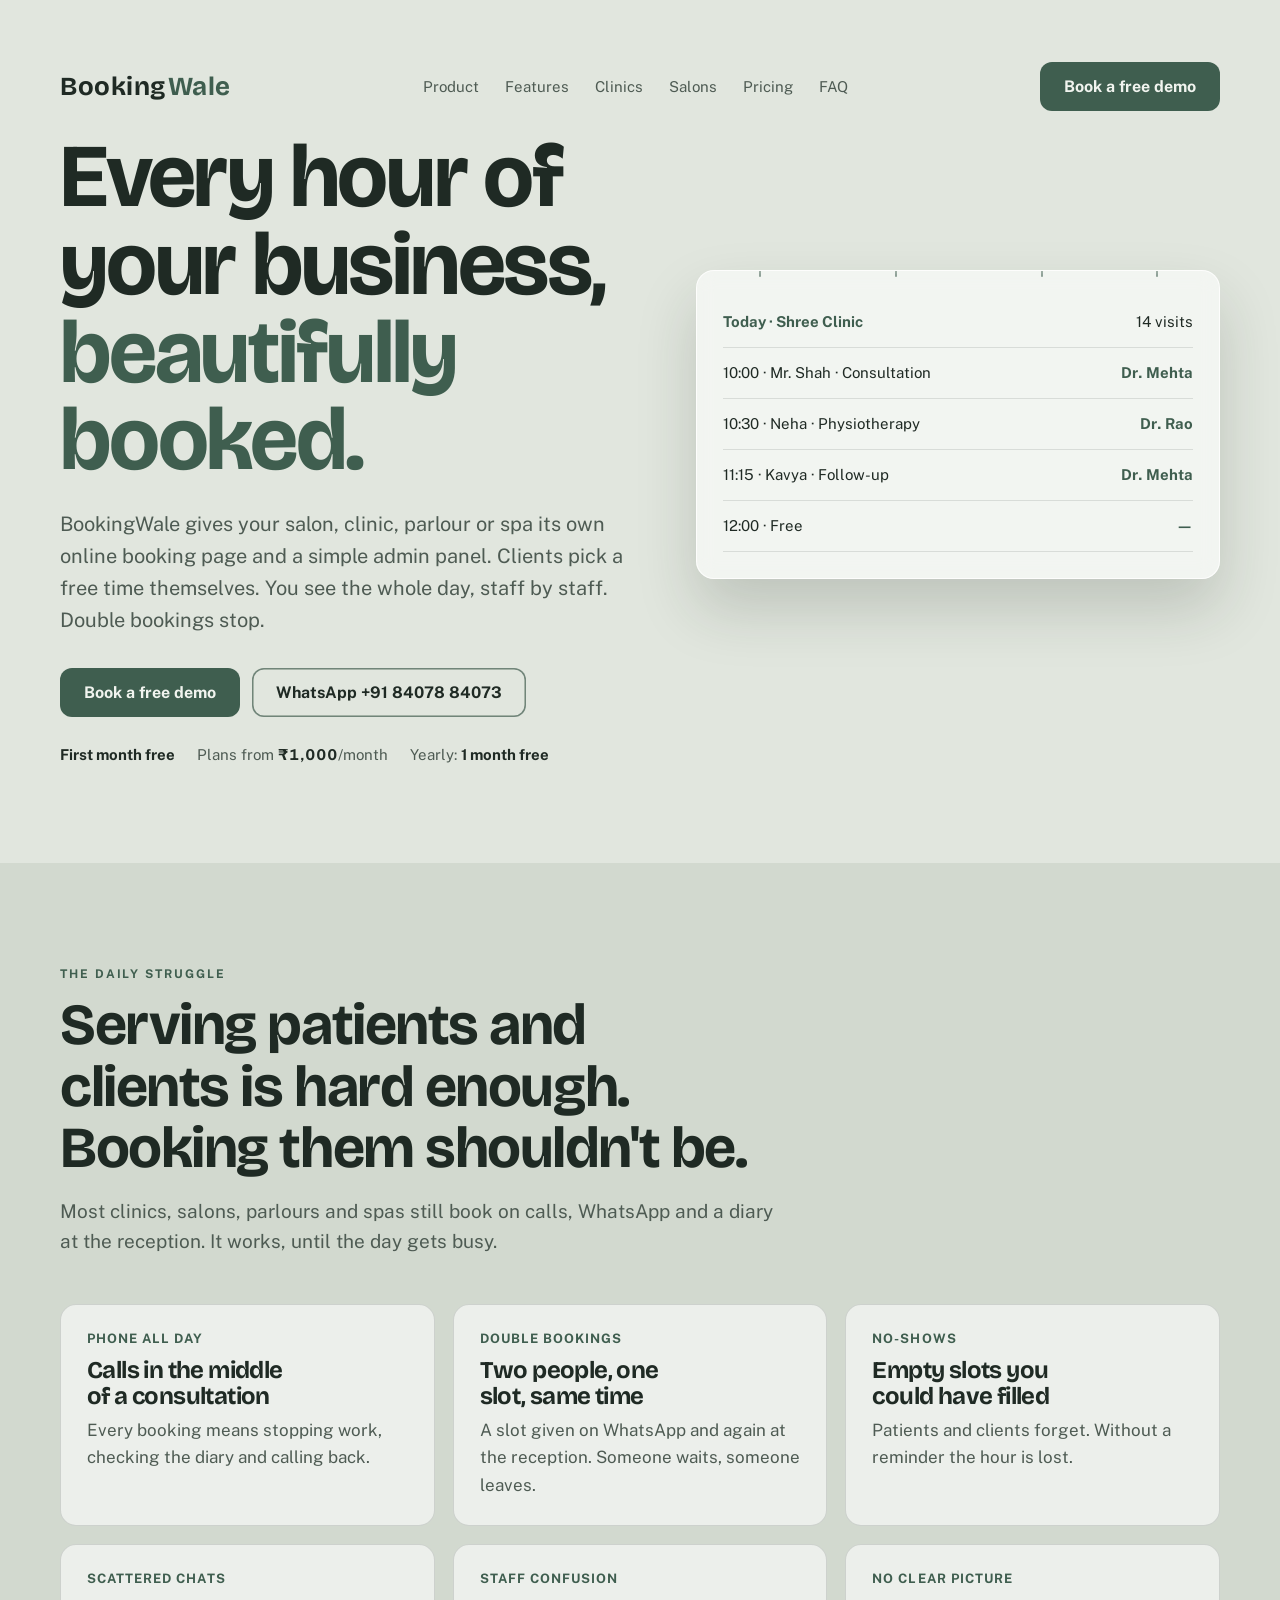
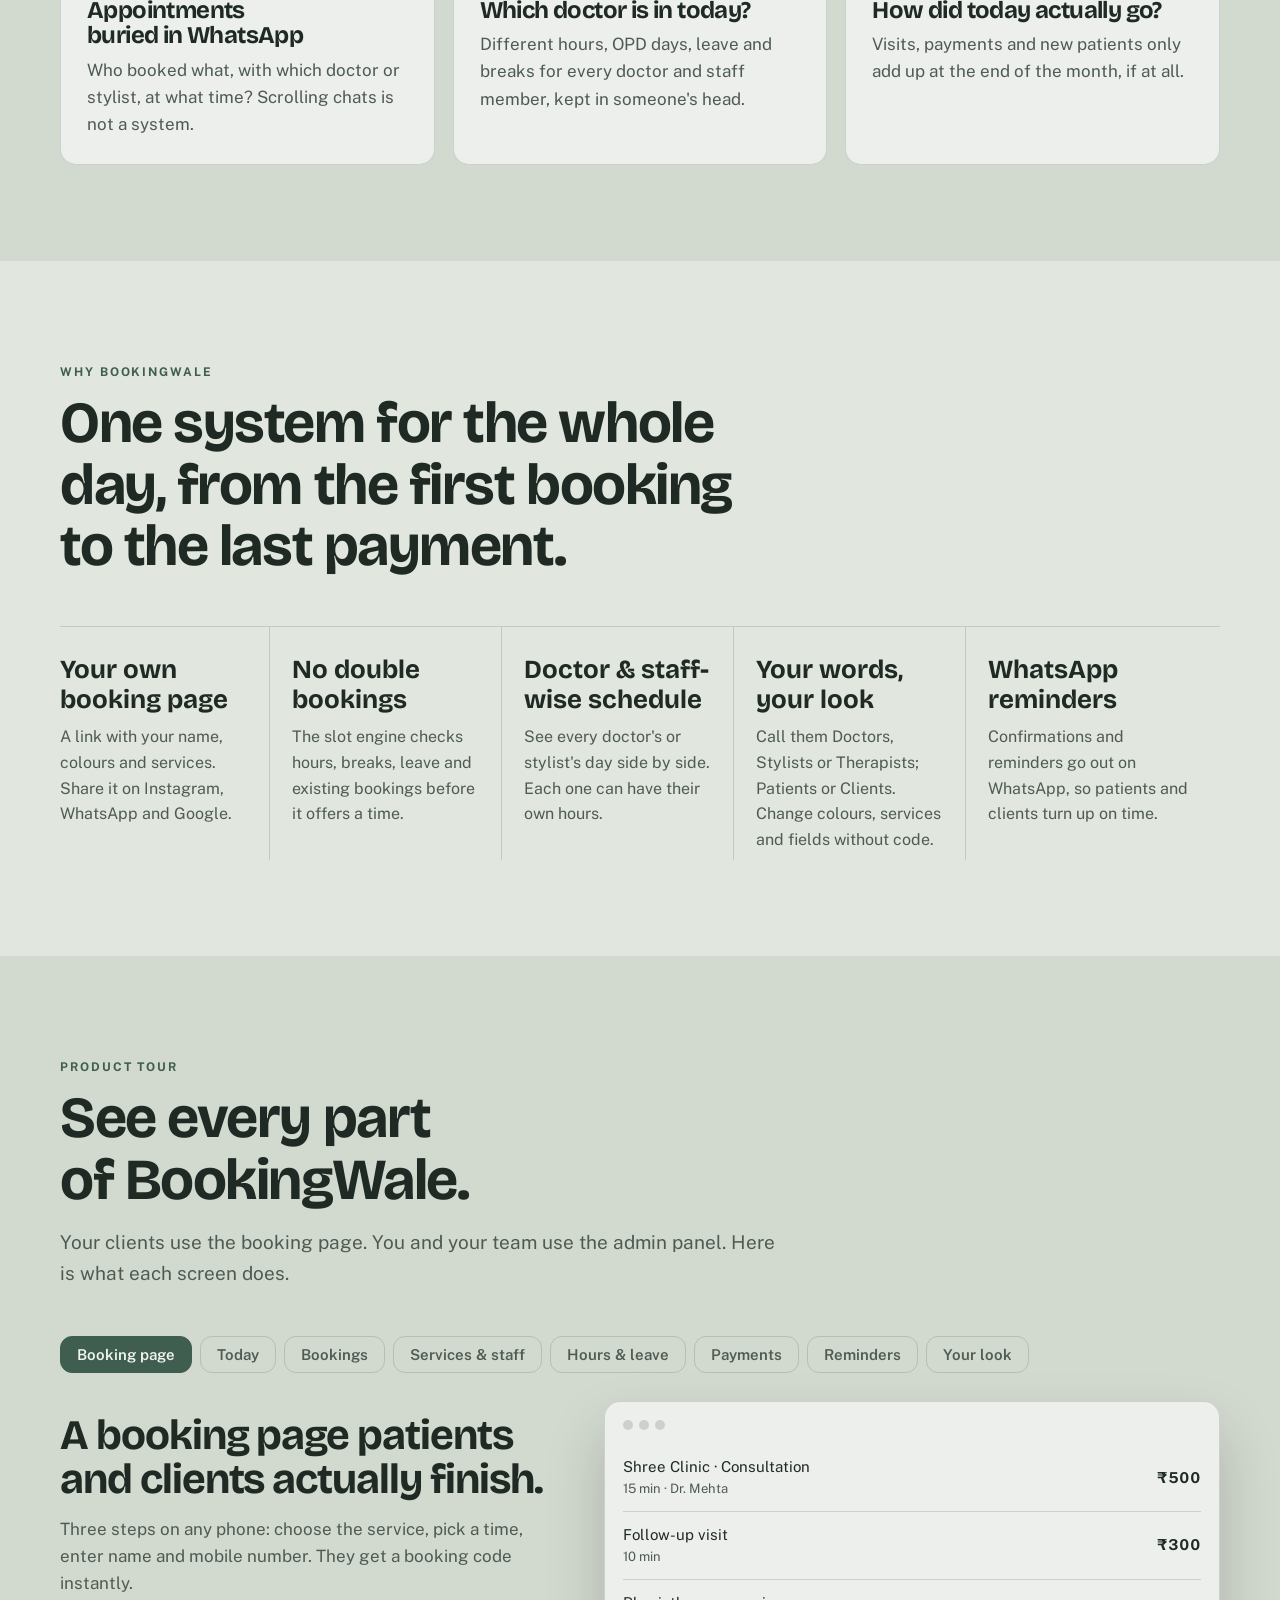
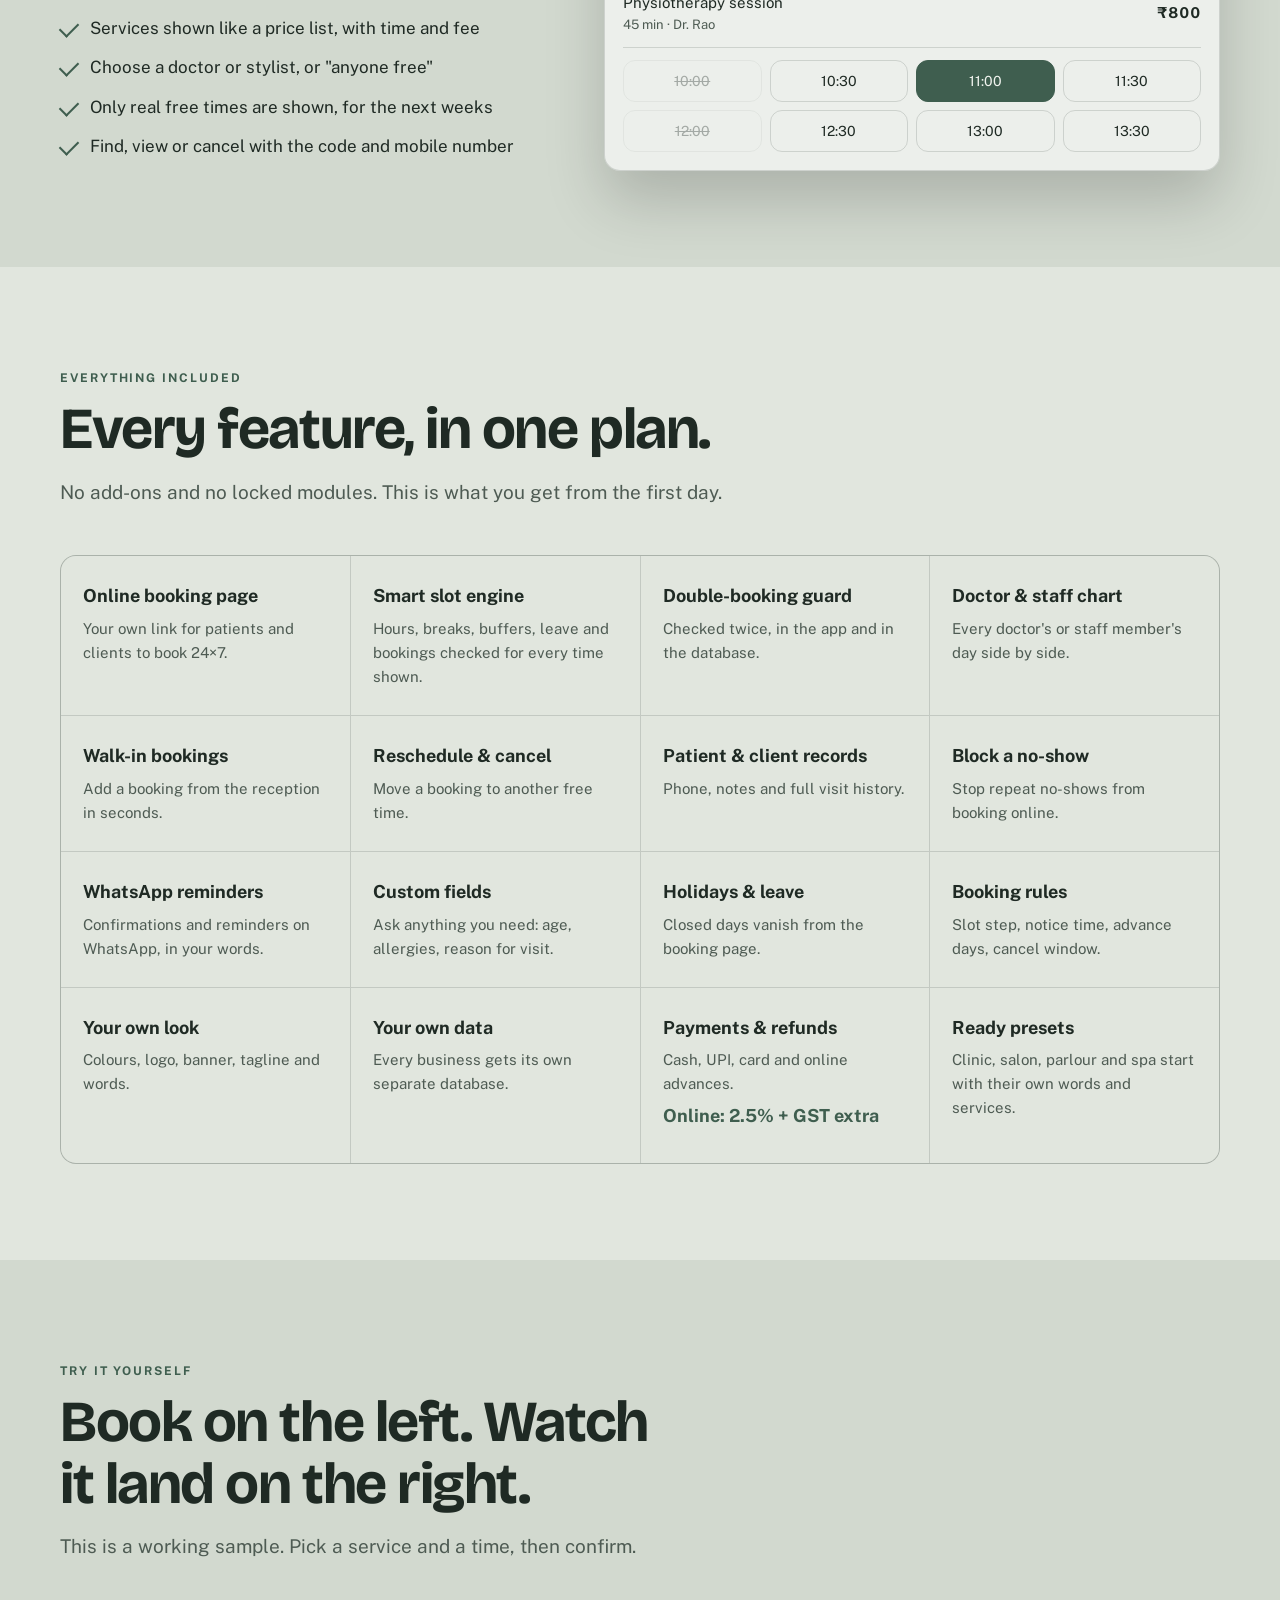
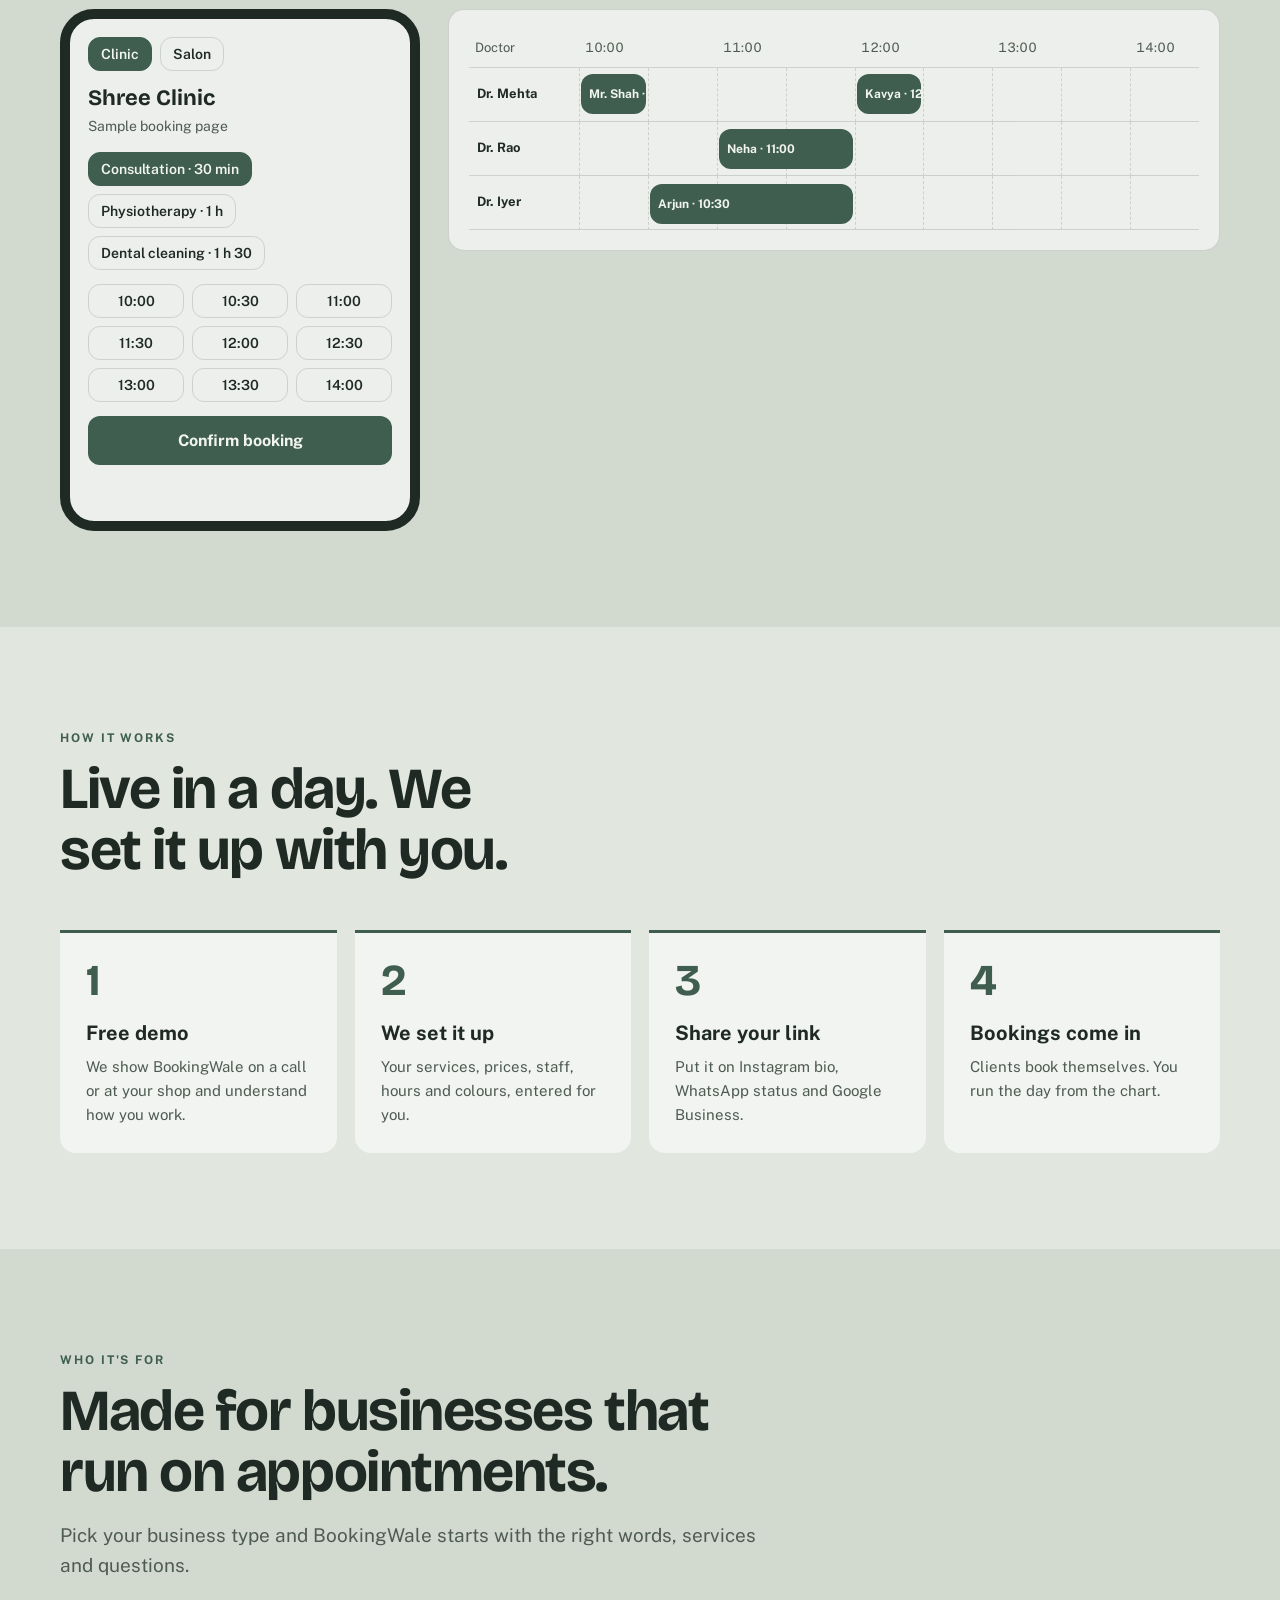
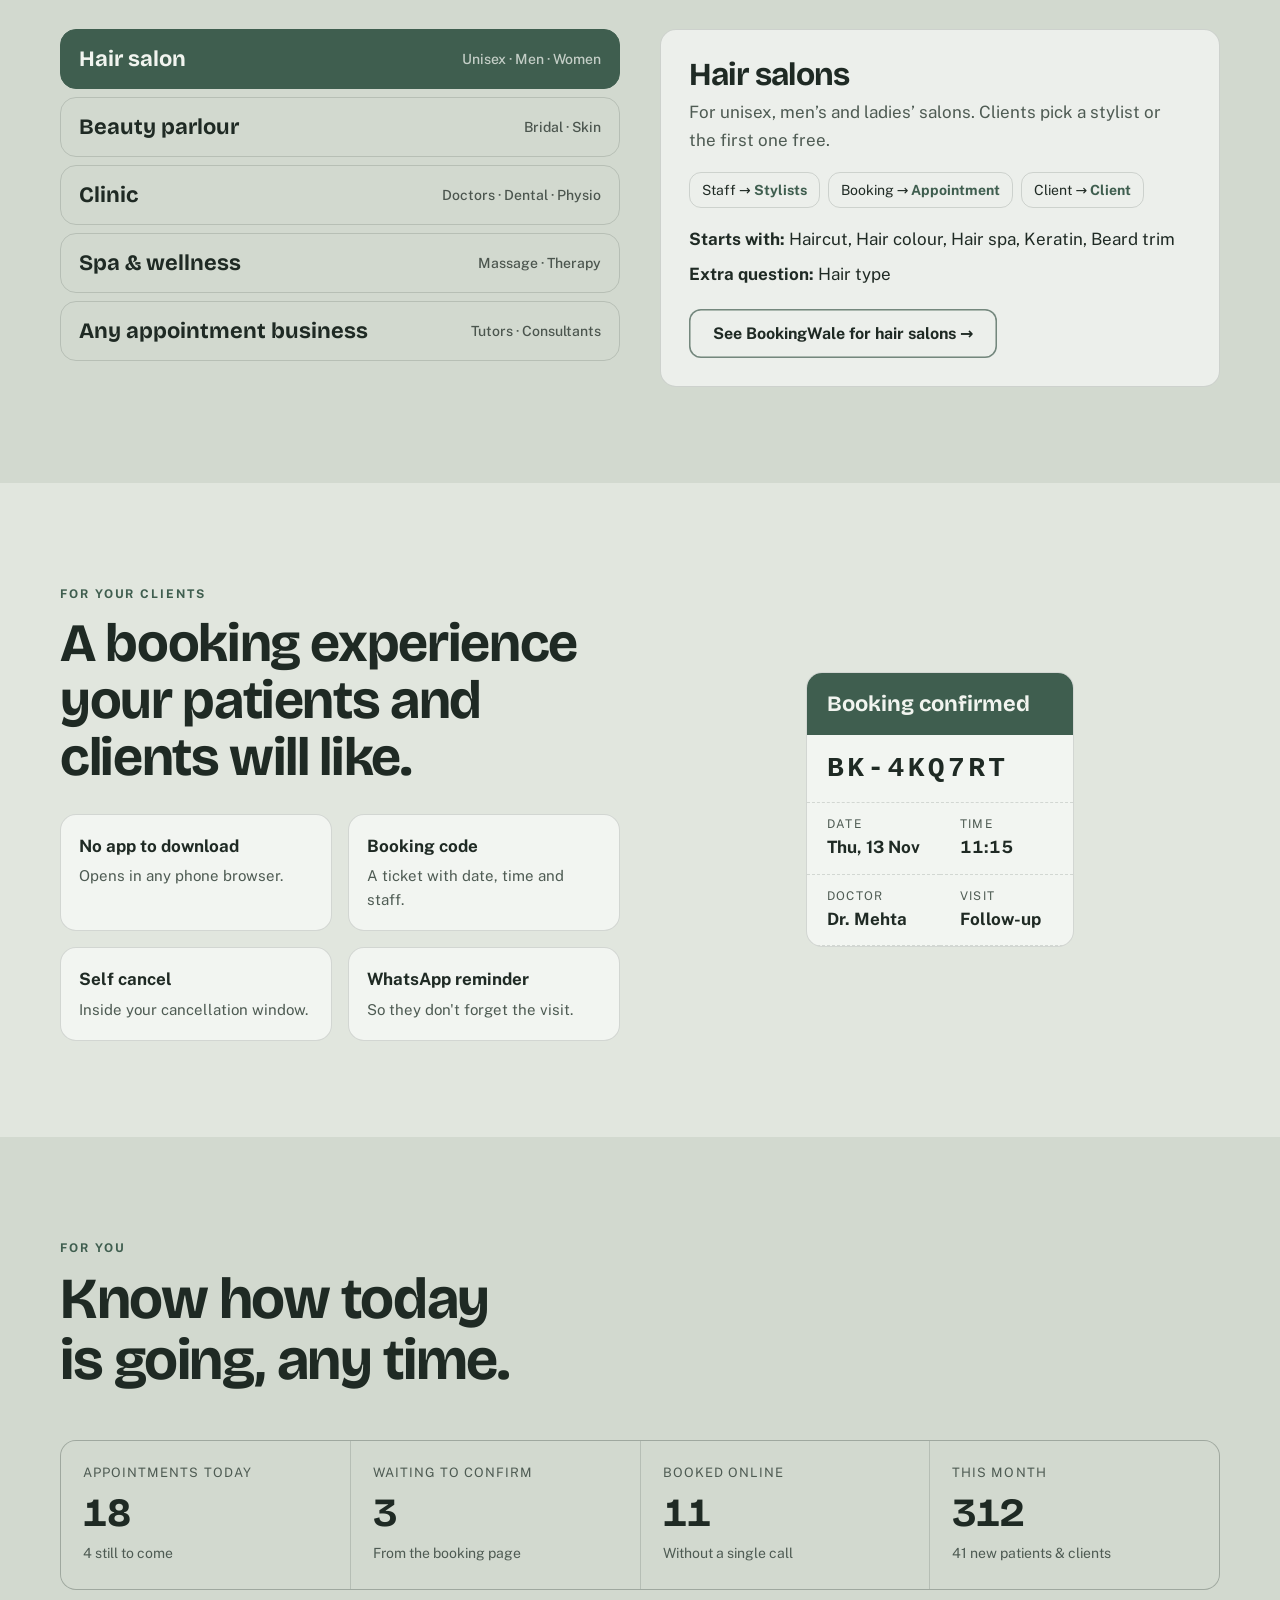
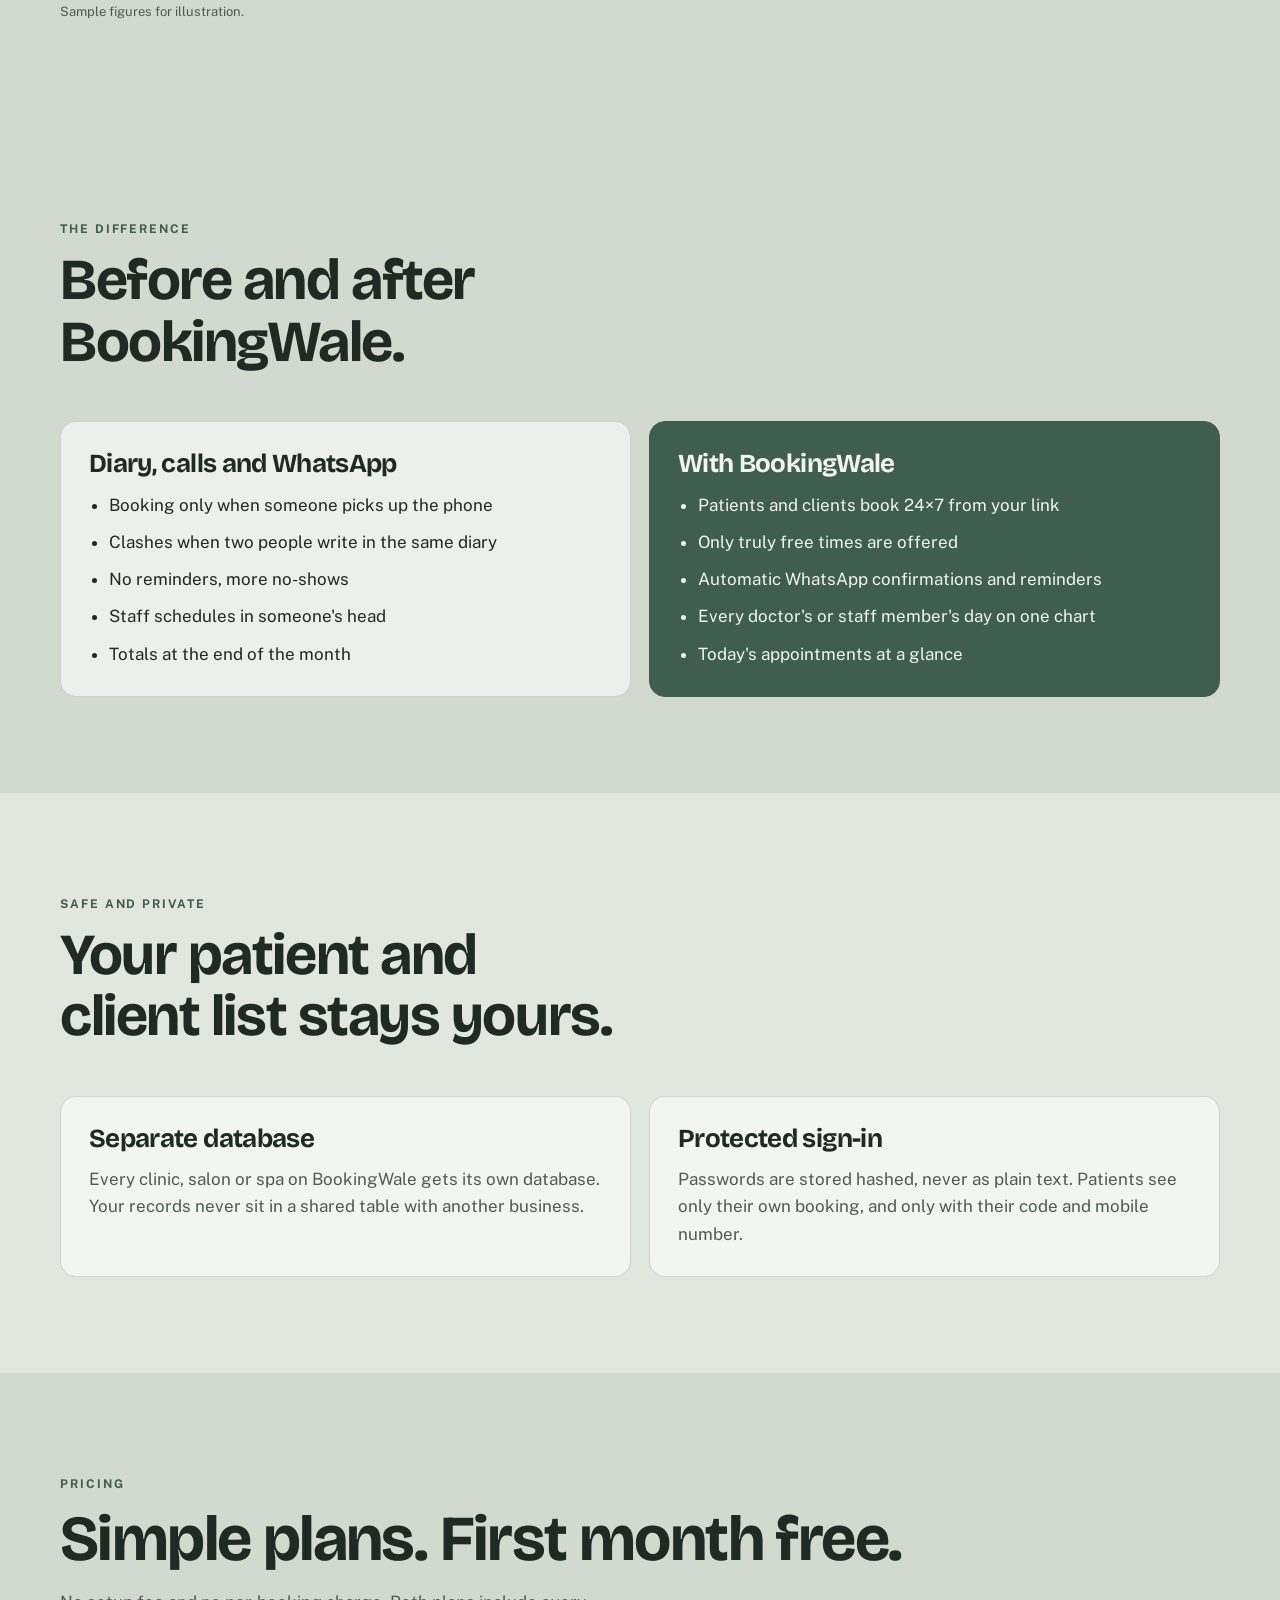
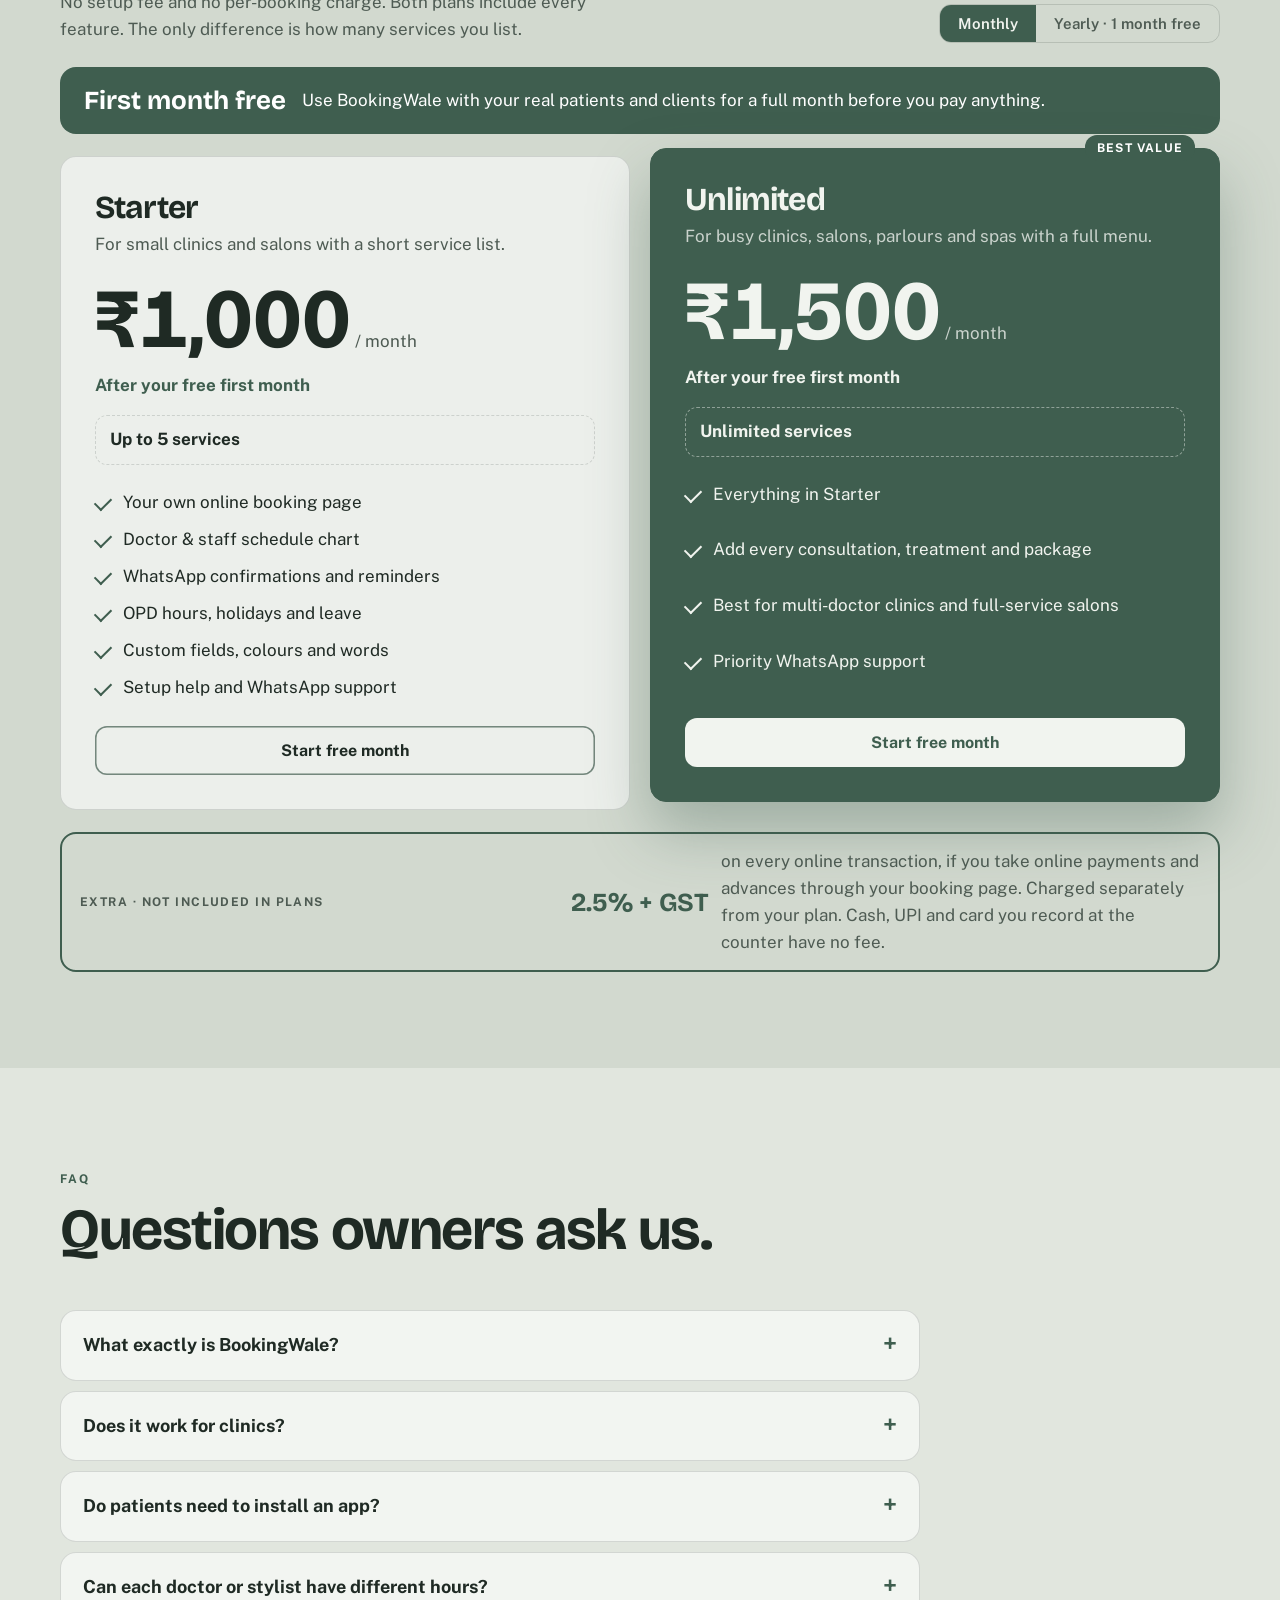
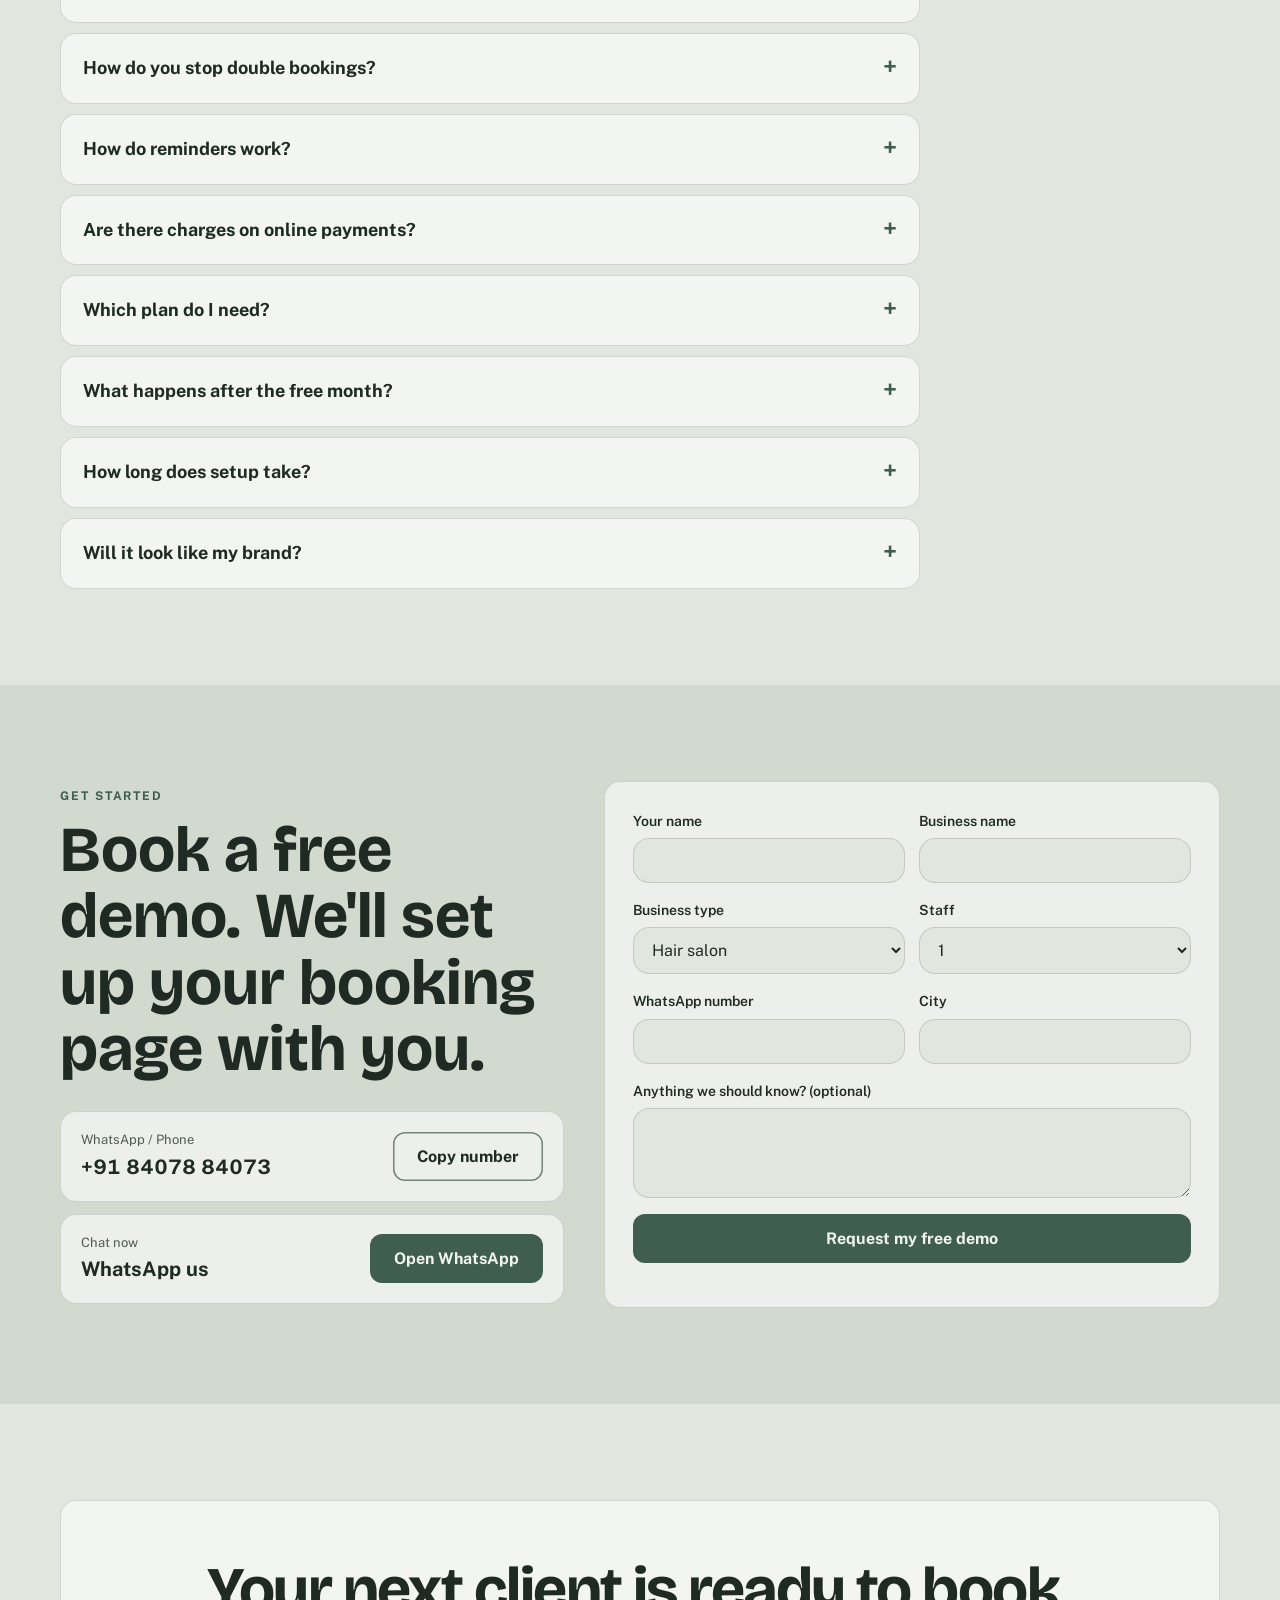
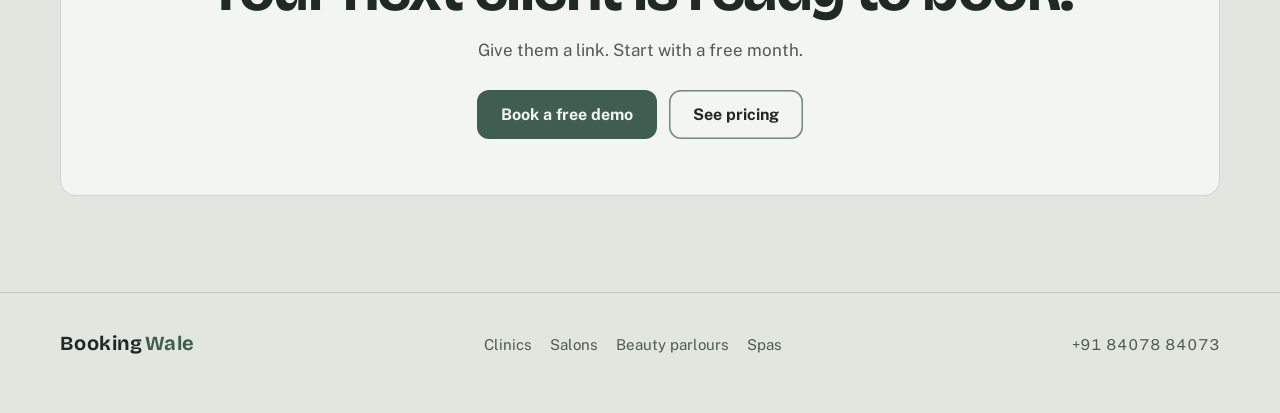
<file: index.html>
<!doctype html>
<html lang="en">
<meta charset="utf-8">
<meta name="viewport" content="width=device-width, initial-scale=1, viewport-fit=cover">
<title>BookingWale</title>
<script>document.documentElement.dataset.t = '14';</script>
<meta name="claude:viewport-fit-sides" content="cover">
<meta name="description" content="BookingWale: online booking page and admin panel for salons, beauty parlours, clinics and spas in India.">
<link rel="preconnect" href="https://fonts.googleapis.com">
<link rel="preconnect" href="https://fonts.gstatic.com" crossorigin>
<link href="https://fonts.googleapis.com/css2?family=Bodoni+Moda:ital,opsz,wght@0,6..96,500;0,6..96,700;1,6..96,500&family=Karla:wght@400;500;700&family=Italiana&family=Manrope:wght@400;600;700&family=Gilda+Display&family=Figtree:wght@400;600;700&family=Geist:wght@400;600;700&family=Yeseva+One&family=Mukta:wght@400;600;700&family=Poiret+One&family=Josefin+Sans:wght@400;600;700&family=Cinzel:wght@500;700&family=EB+Garamond:ital,wght@0,400;0,600;1,400&family=Rozha+One&family=Libre+Franklin:wght@400;600;700&family=Tenor+Sans&family=Nunito+Sans:wght@400;700&family=Kurale&family=Hind:wght@400;600;700&family=Marcellus&family=Lato:wght@400;700&family=Della+Respira&family=Work+Sans:wght@400;600;700&family=Gloock&family=Mulish:wght@400;600;700&family=Bricolage+Grotesque:opsz,wght@12..96,500;12..96,700&family=Public+Sans:wght@400;600;700&family=Anton&family=Barlow:wght@400;600;700&display=swap" rel="stylesheet">
<style>
/* Layout concept: one long product page; ten committed worlds share the same structure and swap tokens, faces and the hero signature.
   Each world is single-theme by design, so every colour is set explicitly per world. */
:root {
  --bg: #0e2a22; --bg2: #153a2f; --card: rgba(255,255,255,.04); --fg: #e9efe9; --mute: #a9bdb2; --line: rgba(233,239,233,.16);
  --ac: #c9a85a; --acfg: #0e2a22; --ac2: #e3a43f;
  --display: 'Bodoni Moda', Georgia, serif; --body: Karla, system-ui, sans-serif;
  --r: 2px; --rb: 2px; --dw: 500; --track: 0;
  --bar: #111216; --barfg: #ecedf0; color-scheme: dark;
}
[data-t="1"]{--bg:#0e2a22;--bg2:#153a2f;--card:rgba(255,255,255,.04);--fg:#e9efe9;--mute:#a9bdb2;--line:rgba(233,239,233,.16);--ac:#c9a85a;--acfg:#0e2a22;--ac2:#e3a43f;--display:'Bodoni Moda',Georgia,serif;--body:Karla,system-ui,sans-serif;--r:2px;--rb:2px;--dw:500;color-scheme:dark}
[data-t="2"]{--bg:#3a0d1a;--bg2:#4a1222;--card:rgba(255,255,255,.04);--fg:#f6ecdf;--mute:#d4b9b0;--line:rgba(215,180,106,.28);--ac:#d7b46a;--acfg:#3a0d1a;--ac2:#4fb38a;--display:Italiana,Georgia,serif;--body:Manrope,system-ui,sans-serif;--r:16px;--rb:999px;--dw:400;--track:.02em;color-scheme:dark}
[data-t="3"]{--bg:#eeebe4;--bg2:#e3ded3;--card:#f6f4ef;--fg:#23221f;--mute:#5e5a52;--line:#cfc9bc;--ac:#23221f;--acfg:#eeebe4;--ac2:#c99627;--display:'Gilda Display',Georgia,serif;--body:Figtree,system-ui,sans-serif;--r:0px;--rb:0px;--dw:400;color-scheme:light}
[data-t="4"]{--bg:#ffffff;--bg2:#f5f7fa;--card:#ffffff;--fg:#0d1117;--mute:#5b6472;--line:#e3e6eb;--ac:#0d1117;--acfg:#ffffff;--ac2:#2b59ff;--display:Geist,system-ui,sans-serif;--body:Geist,system-ui,sans-serif;--r:12px;--rb:10px;--dw:700;--track:-.03em;color-scheme:light}
[data-t="5"]{--bg:#2a0f3a;--bg2:#3d1752;--card:rgba(0,0,0,.18);--fg:#f7eef2;--mute:#cdb6c4;--line:rgba(214,168,74,.32);--ac:#f0cf7b;--acfg:#2a0f3a;--ac2:#e8b7c8;--display:'Yeseva One',Georgia,serif;--body:Mukta,system-ui,sans-serif;--r:4px;--rb:4px;--dw:400;color-scheme:dark}
[data-t="6"]{--bg:#cfe3d6;--bg2:#f6efe6;--card:#f6efe6;--fg:#1e2c45;--mute:#43536b;--line:rgba(30,44,69,.22);--ac:#1e2c45;--acfg:#f6efe6;--ac2:#c95f47;--display:'Poiret One',system-ui,sans-serif;--body:'Josefin Sans',system-ui,sans-serif;--r:22px;--rb:999px;--dw:400;--track:.02em;color-scheme:light}
[data-t="7"]{--bg:#f3f1ee;--bg2:#e8e4de;--card:#faf9f7;--fg:#2a2622;--mute:#645c54;--line:#d9d4cd;--ac:#1f3f8f;--acfg:#f3f1ee;--ac2:#b6452c;--display:Cinzel,Georgia,serif;--body:'EB Garamond',Georgia,serif;--r:0px;--rb:0px;--dw:500;color-scheme:light}
[data-t="8"]{--bg:#3b2417;--bg2:#2a180e;--card:rgba(0,0,0,.16);--fg:#efe6d6;--mute:#c7b79e;--line:rgba(200,162,90,.3);--ac:#c8a25a;--acfg:#2a180e;--ac2:#e8cf92;--display:'Rozha One',Georgia,serif;--body:'Libre Franklin',system-ui,sans-serif;--r:2px;--rb:2px;--dw:400;color-scheme:dark}
[data-t="9"]{--bg:#0c2b2f;--bg2:#11393d;--card:rgba(255,255,255,.04);--fg:#e4efe9;--mute:#a9c4bb;--line:rgba(143,185,168,.25);--ac:#8fb9a8;--acfg:#0c2b2f;--ac2:#c9c2b5;--display:'Tenor Sans',system-ui,sans-serif;--body:'Nunito Sans',system-ui,sans-serif;--r:18px;--rb:999px;--dw:400;--track:.01em;color-scheme:dark}
[data-t="10"]{--bg:#1b2f5e;--bg2:#243c74;--card:rgba(0,0,0,.14);--fg:#ece4d4;--mute:#c4c6d6;--line:rgba(236,228,212,.22);--ac:#b8342c;--acfg:#ece4d4;--ac2:#d9a62e;--display:Kurale,Georgia,serif;--body:Hind,system-ui,sans-serif;--r:4px;--rb:3px;--dw:400;color-scheme:dark}
[data-t="11"]{--bg:#f4f6f1;--bg2:#e7ece3;--card:#fbfcf9;--fg:#2c3a33;--mute:#5c6b62;--line:#cfd8cc;--ac:#3f5e4f;--acfg:#f4f6f1;--ac2:#8a6f9e;--display:Marcellus,Georgia,serif;--body:Lato,system-ui,sans-serif;--r:6px;--rb:999px;--dw:400;--track:.01em;color-scheme:light}
[data-t="12"]{--bg:#1c1b19;--bg2:#262421;--card:rgba(255,255,255,.035);--fg:#f1e9dc;--mute:#b9ad9b;--line:rgba(212,160,86,.26);--ac:#d4a056;--acfg:#1c1b19;--ac2:#e0b877;--display:'Della Respira',Georgia,serif;--body:'Work Sans',system-ui,sans-serif;--r:50px;--rb:999px;--dw:400;color-scheme:dark}
[data-t="13"]{--bg:#0f3d4a;--bg2:#0b2f3a;--card:rgba(255,255,255,.05);--fg:#f3efe6;--mute:#b8cbcc;--line:rgba(224,186,92,.35);--ac:#e0ba5c;--acfg:#0b2f3a;--ac2:#ef8fb1;--display:Gloock,Georgia,serif;--body:Mulish,system-ui,sans-serif;--r:10px;--rb:8px;--dw:400;color-scheme:dark}
[data-t="14"]{--bg:#e1e6de;--bg2:#d2d9cf;--card:rgba(255,255,255,.58);--fg:#1f2a24;--mute:#4e5b53;--line:rgba(31,42,36,.15);--ac:#3f5e4f;--acfg:#f1f4ef;--ac2:#3f5e4f;--display:'Bricolage Grotesque',system-ui,sans-serif;--body:'Public Sans',system-ui,sans-serif;--r:16px;--rb:12px;--dw:700;--track:-.025em;color-scheme:light}
[data-t="15"]{--bg:#141012;--bg2:#1f181b;--card:rgba(255,255,255,.04);--fg:#f4ece4;--mute:#bfb0a6;--line:rgba(199,122,74,.3);--ac:#c77a4a;--acfg:#141012;--ac2:#d8432f;--display:Anton,Impact,sans-serif;--body:Barlow,system-ui,sans-serif;--r:3px;--rb:3px;--dw:400;--track:.02em;color-scheme:dark}

* { box-sizing: border-box; }
html { scroll-behavior: smooth; }
body { margin: 0; background: var(--bg); color: var(--fg); font: 400 17px/1.6 var(--body); -webkit-font-smoothing: antialiased; transition: background-color .4s ease, color .4s ease; }
h1, h2, h3 { font-family: var(--display); font-weight: var(--dw); letter-spacing: var(--track); line-height: 1.06; margin: 0; text-wrap: balance; }
p { margin: 0; }
a { color: inherit; }
::selection { background: var(--ac); color: var(--acfg); }
:focus-visible { outline: 2px solid var(--ac2); outline-offset: 3px; }
.sr { position: absolute; width: 1px; height: 1px; overflow: hidden; clip: rect(0 0 0 0); }
.num { font-variant-numeric: tabular-nums; }

/* theme switcher (preview tool, not part of the final site) */
.switch { position: sticky; top: env(safe-area-inset-top, 0px); z-index: 50; background: var(--bar); color: var(--barfg); padding-block: 8px; padding-left: max(16px, env(safe-area-inset-left, 0px)); padding-right: max(16px, env(safe-area-inset-right, 0px)); display: flex; gap: 6px; align-items: center; overflow-x: auto; font: 600 12px system-ui, sans-serif; }
body::before { content: ""; position: fixed; inset: 0 0 auto; height: env(safe-area-inset-top, 0px); z-index: 60; background: var(--bg); }
.switch span { white-space: nowrap; margin-right: 6px; opacity: .7; }
.switch button { appearance: none; flex: none; border: 1px solid #3a3c44; background: transparent; color: #b9bcc4; border-radius: 999px; padding: 5px 11px; font: inherit; cursor: pointer; white-space: nowrap; }
.switch button[aria-pressed=true] { background: #ecedf0; color: #111216; border-color: #ecedf0; }

.wrap { max-width: 1200px; margin: 0 auto; padding-left: max(20px, env(safe-area-inset-left, 0px)); padding-right: max(20px, env(safe-area-inset-right, 0px)); }
section { padding-block: 96px; position: relative; scroll-margin-top: 12px; }
.nav .btn { white-space: nowrap; }
section.alt { background: var(--bg2); }
.head { max-width: 760px; margin-bottom: 48px; }
.head h2 { font-size: clamp(34px, 4.6vw, 58px); }
.head p { color: var(--mute); margin-top: 16px; font-size: 19px; max-width: 60ch; }
.kick { display: inline-block; font: 700 12px var(--body); letter-spacing: .16em; text-transform: uppercase; color: var(--ac2); margin-bottom: 14px; }

.btn { appearance: none; display: inline-flex; align-items: center; justify-content: center; gap: 10px; padding: 15px 24px; border-radius: var(--rb); border: 0; background: var(--ac); color: var(--acfg); font: 700 16px var(--body); text-decoration: none; cursor: pointer; transition: transform .2s cubic-bezier(.2,.8,.2,1), filter .2s; }
.btn:hover { transform: translateY(-2px); filter: brightness(1.06); }
.btn.ghost { background: transparent; color: var(--fg); box-shadow: inset 0 0 0 1.5px var(--line), inset 0 0 0 1.5px color-mix(in srgb, var(--ac) 60%, transparent); }
.btn svg { width: 18px; height: 18px; }
.card { background: var(--card); border: 1px solid var(--line); border-radius: var(--r); }

/* nav */
.nav { display: flex; align-items: center; justify-content: space-between; gap: 16px; padding-block: 22px; }
.logo { font: var(--dw) 26px/1 var(--display); letter-spacing: .02em; color: var(--fg); text-decoration: none; display: inline-flex; align-items: baseline; gap: 2px; }
.logo b { color: var(--ac2); font-weight: inherit; }
.links { display: flex; gap: 26px; font-size: 15px; }
.links a { text-decoration: none; color: var(--mute); }
.links a:hover { color: var(--fg); }

/* hero */
.hero { padding-block: 40px 96px; overflow: hidden; }
.hero-grid { display: grid; grid-template-columns: minmax(0, 1.05fr) minmax(0, .95fr); gap: 56px; align-items: center; }
.hero h1 { font-size: clamp(46px, 7vw, 98px); line-height: .98; }
.hero h1 em { font-style: normal; color: var(--ac2); }
.hero .lead { font-size: 20px; color: var(--mute); max-width: 48ch; margin: 24px 0 32px; }
.ctas { display: flex; flex-wrap: wrap; gap: 12px; }
.offer { margin-top: 26px; display: flex; flex-wrap: wrap; gap: 10px 22px; color: var(--mute); font-size: 15px; }
.offer b { color: var(--fg); }
.load > * { animation: up .9s cubic-bezier(.16,1,.3,1) both; }
.load > *:nth-child(2) { animation-delay: .08s; } .load > *:nth-child(3) { animation-delay: .16s; } .load > *:nth-child(4) { animation-delay: .24s; }
@keyframes up { from { transform: translateY(18px); opacity: .01; } }
.hv { display: none; position: relative; min-height: 360px; }
[data-t="1"] .hv1, [data-t="2"] .hv2, [data-t="3"] .hv3, [data-t="4"] .hv4, [data-t="5"] .hv5, [data-t="6"] .hv6, [data-t="7"] .hv7, [data-t="8"] .hv8, [data-t="9"] .hv9, [data-t="10"] .hv10, [data-t="11"] .hv11, [data-t="12"] .hv12, [data-t="13"] .hv13, [data-t="14"] .hv14, [data-t="15"] .hv15 { display: block; }
[data-t="15"] .hero h1 { text-transform: uppercase; line-height: 1; }

/* hv11 chikankari muslin: white-on-white hand embroidery, stitches drawn on as slots are booked */
.hv11 .muslin { background: #fbfcf9; border: 1px solid #cfd8cc; border-radius: 8px; padding: 30px; box-shadow: 0 24px 50px rgba(44,58,51,.12); display: grid; grid-template-columns: repeat(3, 1fr); gap: 16px; }
.hv11 .motif { aspect-ratio: 1; border-radius: 50%; display: grid; place-items: center; font: 700 14px Lato; color: #3f5e4f; position: relative; }
.hv11 .motif svg { position: absolute; inset: 0; width: 100%; height: 100%; }
.hv11 .motif circle { fill: none; stroke: #8a6f9e; stroke-width: 2; stroke-dasharray: 4 5; stroke-dashoffset: 300; animation: stitch 3s ease-out forwards; }
.hv11 .motif.free circle { stroke: #cfd8cc; animation: none; stroke-dashoffset: 0; }
.hv11 .motif:nth-child(2) circle { animation-delay: .4s; } .hv11 .motif:nth-child(4) circle { animation-delay: .8s; } .hv11 .motif:nth-child(6) circle { animation-delay: 1.2s; }
@keyframes stitch { to { stroke-dashoffset: 0; } }
.hv11 .cap { grid-column: 1 / -1; text-align: center; color: #5c6b62; font-size: 14px; }

/* hv12 brass thali: katoris around a thali, each a slot; booked ones catch the light */
.hv12 .thali { aspect-ratio: 1; max-width: 420px; margin: 0 auto; border-radius: 50%; position: relative; background: radial-gradient(circle at 38% 32%, #f3d49c, #d4a056 40%, #8a6224 75%, #5c3f15); box-shadow: inset 0 0 0 10px rgba(0,0,0,.12), 0 30px 60px rgba(0,0,0,.5); }
.hv12 .thali::after { content: ''; position: absolute; inset: 0; border-radius: 50%; background: conic-gradient(from 0deg, transparent 0 40%, rgba(255,255,255,.35) 46%, transparent 52% 100%); animation: shine 6s linear infinite; mix-blend-mode: overlay; }
@keyframes shine { to { transform: rotate(360deg); } }
.hv12 .katori { position: absolute; width: 23%; aspect-ratio: 1; border-radius: 50%; display: grid; place-items: center; font: 700 13px 'Work Sans'; color: #1c1b19; background: radial-gradient(circle at 40% 35%, #f8e3b8, #c08a3e 70%); box-shadow: inset 0 -6px 10px rgba(0,0,0,.25), 0 6px 12px rgba(0,0,0,.3); z-index: 1; }
.hv12 .katori.free { background: radial-gradient(circle at 40% 35%, #5a4a33, #2c241a 75%); color: #e0b877; }
.hv12 .k1 { top: 6%; left: 38.5%; } .hv12 .k2 { top: 24%; left: 70%; } .hv12 .k3 { top: 58%; left: 70%; } .hv12 .k4 { top: 72%; left: 38.5%; } .hv12 .k5 { top: 58%; left: 7%; } .hv12 .k6 { top: 24%; left: 7%; }
.hv12 .center { position: absolute; inset: 36%; border-radius: 50%; display: grid; place-items: center; text-align: center; font: 400 18px/1.1 'Della Respira'; color: #1c1b19; background: radial-gradient(circle, #f3d49c, #d4a056); z-index: 1; }

/* hv13 meenakari enamel: peacock enamel tiles with gold cloisons */
.hv13 .enamel { display: grid; grid-template-columns: repeat(3, 1fr); gap: 10px; padding: 14px; background: #e0ba5c; border-radius: 14px; box-shadow: 0 30px 60px rgba(0,0,0,.4); }
.hv13 .tile { aspect-ratio: 1; border-radius: 8px; display: grid; place-items: center; font: 700 14px Mulish; color: #f3efe6; background: radial-gradient(circle at 30% 25%, #2aa6a0, #0f6b73 55%, #0b3f4d); box-shadow: inset 0 0 0 3px #e0ba5c, inset 0 0 0 6px #0b3f4d; position: relative; overflow: hidden; }
.hv13 .tile.pink { background: radial-gradient(circle at 30% 25%, #ffb3cc, #d9577f 60%, #8e2449); }
.hv13 .tile.free { background: #0b2f3a; color: #e0ba5c; }
.hv13 .tile::after { content: ''; position: absolute; inset: -40%; background: linear-gradient(115deg, transparent 45%, rgba(255,255,255,.35) 50%, transparent 55%); animation: sheen 4.5s ease-in-out infinite; }
.hv13 .tile:nth-child(3n)::after { animation-delay: 1.2s; } .hv13 .tile:nth-child(3n+1)::after { animation-delay: 2.4s; }
@keyframes sheen { from { transform: translateX(-60%); } 60%, to { transform: translateX(60%); } }

/* hv14 monsoon glass: a rain-streaked window over the day's bookings */
.hv14 .pane { position: relative; border-radius: 18px; padding: 26px; background: rgba(255,255,255,.58); backdrop-filter: blur(10px); -webkit-backdrop-filter: blur(10px); border: 1px solid rgba(255,255,255,.8); box-shadow: 0 30px 60px rgba(31,42,36,.18); overflow: hidden; }
.hv14 .r { display: flex; justify-content: space-between; padding: 13px 0; border-bottom: 1px solid rgba(31,42,36,.12); font-size: 15px; position: relative; z-index: 1; }
.hv14 .r b { color: #3f5e4f; }
.hv14 .r b { font-variant-numeric: tabular-nums; }
.hv14 .drop { position: absolute; top: -20px; width: 2px; height: 26px; border-radius: 2px; background: linear-gradient(transparent, rgba(63,94,79,.6)); animation: fall 1.6s linear infinite; }
@keyframes fall { to { transform: translateY(520px); } }
.rain { position: absolute; inset: 0; pointer-events: none; display: none; overflow: hidden; }
[data-t="14"] .rain { display: block; }
.rain i { position: absolute; top: -40px; width: 1px; height: 40px; background: linear-gradient(transparent, rgba(63,94,79,.32)); animation: fall2 1.3s linear infinite; }
@keyframes fall2 { to { transform: translateY(1100px); } }

/* hv15 barbershop: leather panel with a turning pole */
.hv15 .shop { display: grid; grid-template-columns: 70px 1fr; gap: 22px; align-items: stretch; }
.hv15 .pole { border-radius: 35px; border: 4px solid #c77a4a; background: repeating-linear-gradient(-45deg, #d8432f 0 18px, #f4ece4 18px 36px, #1f4f8f 36px 54px, #f4ece4 54px 72px); background-size: 100% 204px; animation: pole 2.2s linear infinite; min-height: 340px; box-shadow: inset 0 0 18px rgba(0,0,0,.45); }
@keyframes pole { to { background-position: 0 204px; } }
.hv15 .board { background: #1f181b; border: 2px solid #c77a4a; padding: 22px; border-radius: 4px; }
.hv15 .board h4 { margin: 0 0 10px; font: 400 26px Anton; letter-spacing: .04em; color: #c77a4a; text-transform: uppercase; }
.hv15 .board .r { display: flex; justify-content: space-between; padding: 11px 0; border-bottom: 1px dashed rgba(199,122,74,.4); font: 600 16px Barlow; }
.hv15 .board .r span:last-child { font-variant-numeric: tabular-nums; color: #f4ece4; }
.hv15 .board .r.free span:last-child { color: #d8432f; }

/* hv1 apothecary */
.hv1 .shelf { display: flex; gap: 16px; align-items: flex-end; justify-content: center; padding: 40px 10px 20px; border-bottom: 3px solid var(--ac); }
.bottle { width: 70px; height: 210px; border-radius: 28px 28px 10px 10px; position: relative; background: linear-gradient(90deg, rgba(255,255,255,.12), rgba(255,255,255,.02) 40%, rgba(255,255,255,.14)); border: 1px solid rgba(233,239,233,.35); overflow: hidden; }
.bottle::before { content: ''; position: absolute; left: 50%; top: -1px; width: 28px; height: 22px; transform: translateX(-50%); background: var(--ac); border-radius: 3px 3px 0 0; }
.bottle i { position: absolute; left: 0; right: 0; bottom: 0; height: 0; background: linear-gradient(#e9b459, #b86b1f); animation: pour 2.4s cubic-bezier(.2,.8,.2,1) forwards; }
.bottle span { position: absolute; left: 6px; right: 6px; top: 78px; background: #e9efe9; color: #0e2a22; font: 700 12px Karla; text-align: center; padding: 5px 0; z-index: 1; }
.bottle:nth-child(2) i { animation-delay: .5s; } .bottle:nth-child(4) i { animation-delay: 1s; } .bottle:nth-child(5) i { animation-delay: 1.5s; }
.bottle.free i { display: none; }
@keyframes pour { to { height: 80%; } }
.shelf-note { text-align: center; color: var(--mute); font-size: 14px; margin-top: 14px; }

/* hv2 velvet */
.hv2 .tray { background: #4a1222; border: 2px solid #d7b46a; border-radius: 20px; padding: 24px; box-shadow: inset 0 0 0 6px #3a0d1a, inset 0 0 0 7px rgba(215,180,106,.5), 0 30px 60px rgba(0,0,0,.4); display: grid; grid-template-columns: repeat(4, 1fr); gap: 14px; }
.gem { aspect-ratio: 1; border-radius: 50%; display: grid; place-items: center; font: 700 13px Manrope; background: radial-gradient(circle at 35% 30%, rgba(255,255,255,.12), rgba(0,0,0,.25)); box-shadow: inset 0 0 0 1px rgba(215,180,106,.4); }
.gem.set { background: radial-gradient(circle at 35% 30%, #fff 0 6%, #4fb38a 14%, #0f5f44 70%); box-shadow: 0 0 0 2px #d7b46a, 0 0 18px rgba(79,179,138,.5); animation: glint 3s ease-in-out infinite; }
.gem.ruby { background: radial-gradient(circle at 35% 30%, #fff 0 6%, #e04a5f 14%, #7d1022 70%); box-shadow: 0 0 0 2px #d7b46a, 0 0 18px rgba(224,74,95,.5); }
@keyframes glint { 50% { filter: brightness(1.3); } }

/* hv3 daylight */
.hv3 .beam { position: absolute; top: -40%; left: 10%; width: 46%; height: 190%; background: linear-gradient(90deg, rgba(233,185,73,0), rgba(233,185,73,.5), rgba(233,185,73,0)); transform: rotate(18deg); animation: travel 8s ease-in-out infinite alternate; mix-blend-mode: multiply; pointer-events: none; }
@keyframes travel { to { left: 55%; } }
.hv3 .day { border-top: 2px solid #23221f; position: relative; }
.hv3 .row { display: grid; grid-template-columns: 64px 1fr auto; gap: 12px; padding: 14px 0; border-bottom: 1px solid #cfc9bc; }
.hv3 .lit { background: #e9b949; padding: 0 8px; }

/* hv4 saas */
.hv4 .app { border: 1px solid var(--line); border-radius: 14px; box-shadow: 0 24px 60px rgba(13,17,23,.12); padding: 20px; background: #fff; }
.hv4 .r { display: flex; justify-content: space-between; gap: 10px; padding: 13px 0; border-bottom: 1px solid var(--line); font-size: 15px; }
.pill { font-size: 12px; padding: 2px 9px; border-radius: 999px; background: #eef2ff; color: #2b59ff; font-weight: 600; white-space: nowrap; }

/* hv5 banarasi */
.hv5 .card { padding: 26px; border-color: #d6a84a; }
.hv5 .s { display: flex; justify-content: space-between; padding: 12px 0; border-bottom: 1px dashed rgba(214,168,74,.5); }
.zari { position: absolute; left: 0; right: 0; bottom: 0; height: 56px; background: repeating-linear-gradient(90deg, #d6a84a 0 2px, transparent 2px 14px), repeating-linear-gradient(45deg, rgba(240,207,123,.5) 0 6px, transparent 6px 12px); border-top: 3px solid #f0cf7b; animation: weave 6s linear infinite; display: none; }
[data-t="5"] .zari { display: block; }
@keyframes weave { to { background-position: 140px 0, 70px 0; } }

/* hv6 deco */
.hv6 .arch { background: #f6efe6; border: 3px solid #1e2c45; border-radius: 240px 240px 10px 10px; padding: 96px 28px 32px; text-align: center; position: relative; max-width: 420px; margin: 0 auto; }
.hv6 .arch::before { content: ''; position: absolute; left: 50%; top: 22px; width: 140px; height: 70px; transform: translateX(-50%); border-radius: 140px 140px 0 0; background: repeating-conic-gradient(from 270deg at 50% 100%, #e27a62 0 10deg, #f6efe6 10deg 20deg); }
.hv6 .t { font: 700 48px 'Josefin Sans'; animation: tick 2.4s steps(1) infinite; }
@keyframes tick { 50% { color: #c95f47; } }
.terrazzo { position: absolute; inset: 0; opacity: .5; pointer-events: none; display: none; background-image: radial-gradient(circle at 12% 18%, #e27a62 0 3px, transparent 4px), radial-gradient(circle at 72% 64%, #1e2c45 0 2px, transparent 3px), radial-gradient(circle at 40% 80%, #fff 0 4px, transparent 5px); background-size: 140px 140px, 90px 90px, 160px 160px; }
[data-t="6"] .terrazzo { display: block; }

/* hv7 pietra dura */
.hv7 .inlay { aspect-ratio: 1; max-width: 400px; margin: 0 auto; position: relative; border: 2px solid #2a2622; background: #faf9f7; }
.hv7 .inlay::after { content: ''; position: absolute; inset: 14px; border: 1px solid #1f3f8f; }
.hv7 .inlay i { position: absolute; border-radius: 50% 0; animation: bloom 4s ease-in-out infinite alternate; }
.hv7 .inlay i:nth-child(1) { inset: 16% 41% 52% 41%; background: #b6452c; }
.hv7 .inlay i:nth-child(2) { inset: 52% 41% 16% 41%; background: #b6452c; transform: rotate(180deg); }
.hv7 .inlay i:nth-child(3) { inset: 41% 52% 41% 16%; background: #2f7a5a; }
.hv7 .inlay i:nth-child(4) { inset: 41% 16% 41% 52%; background: #2f7a5a; transform: rotate(180deg); }
.hv7 .inlay b { position: absolute; inset: 44%; border-radius: 50%; background: #1f3f8f; }
@keyframes bloom { to { filter: saturate(1.5) brightness(1.05); } }

/* hv8 concierge */
.hv8 .rack { background: #2a180e; padding: 24px; border: 3px solid #c8a25a; display: grid; grid-template-columns: repeat(4, 1fr); gap: 14px; }
.hook { text-align: center; font: 600 13px 'Libre Franklin'; color: #e8cf92; }
.hook .k { margin: 8px auto 0; width: 24px; height: 50px; border-radius: 12px 12px 4px 4px; background: linear-gradient(#e8cf92, #c8a25a); transform-origin: top center; animation: swing 3s ease-in-out infinite; }
.hook.out .k { opacity: .12; animation: none; }
.hook:nth-child(3) .k { animation-delay: -.8s; } .hook:nth-child(6) .k { animation-delay: -1.6s; }
@keyframes swing { 50% { transform: rotate(9deg); } }

/* hv9 spa */
.hv9 .stones { display: flex; flex-direction: column; gap: 14px; align-items: center; padding-top: 30px; }
.stone { background: #c9c2b5; color: #0c2b2f; border-radius: 50%; padding: 20px 46px; font-weight: 700; box-shadow: 0 12px 26px rgba(0,0,0,.35); }
.stone:nth-child(2) { padding: 22px 64px; } .stone:nth-child(3) { padding: 24px 82px; background: #8fb9a8; }
.steam { position: absolute; bottom: -40px; width: 200px; height: 200px; border-radius: 50%; background: radial-gradient(rgba(228,239,233,.2), transparent 70%); animation: rise 7s ease-in infinite; pointer-events: none; display: none; }
[data-t="9"] .steam { display: block; }
.steam:nth-of-type(2) { left: 55%; animation-delay: -2.5s; } .steam:nth-of-type(3) { left: 80%; animation-delay: -5s; width: 130px; height: 130px; }
@keyframes rise { from { transform: translateY(0) scale(.6); opacity: 0; } 30% { opacity: 1; } to { transform: translateY(-620px) scale(1.4); opacity: 0; } }

/* hv10 indigo */
.hv10 .block { background: #ece4d4; color: #1b2f5e; padding: 24px; border-radius: 4px; box-shadow: 10px 10px 0 #b8342c; }
.hv10 .s { display: flex; justify-content: space-between; padding: 12px 0; border-bottom: 2px dotted #243c74; font-weight: 600; }
.print { position: absolute; inset: 0; opacity: .16; pointer-events: none; display: none; background-image: radial-gradient(circle at 50% 50%, #ece4d4 0 5px, transparent 6px), radial-gradient(circle at 0 0, #ece4d4 0 3px, transparent 4px); background-size: 46px 46px; }
[data-t="10"] .print { display: block; }

/* problems */
.grid3 { display: grid; grid-template-columns: repeat(3, minmax(0, 1fr)); gap: 18px; }
.prob { padding: 26px; }
.prob h3 { font-size: 24px; margin-bottom: 8px; }
.prob p { color: var(--mute); }
.prob .x { font: 700 13px var(--body); color: var(--ac2); letter-spacing: .08em; text-transform: uppercase; margin-bottom: 12px; display: block; }

/* why */
.why { display: grid; grid-template-columns: repeat(5, minmax(0, 1fr)); border-top: 1px solid var(--line); }
.why > div { padding: 28px 22px 8px 0; border-right: 1px solid var(--line); margin-right: 22px; }
.why > div:last-child { border-right: 0; margin-right: 0; }
.why b { display: block; font: var(--dw) 26px/1.15 var(--display); margin-bottom: 10px; }
.why p { color: var(--mute); font-size: 16px; }

/* tour */
.tabs { display: flex; flex-wrap: wrap; gap: 8px; margin-bottom: 28px; }
.tabs button { appearance: none; border: 1px solid var(--line); background: transparent; color: var(--mute); padding: 9px 16px; border-radius: var(--rb); font: 600 15px var(--body); cursor: pointer; }
.tabs button[aria-selected=true] { background: var(--ac); color: var(--acfg); border-color: var(--ac); }
.panel { display: grid; grid-template-columns: minmax(0, .9fr) minmax(0, 1.1fr); gap: 40px; align-items: center; }
.panel[hidden] { display: none !important; }
.panel h3 { font-size: clamp(28px, 3.4vw, 42px); margin-bottom: 14px; }
.panel > div > p { color: var(--mute); margin-bottom: 18px; }
.ticks { list-style: none; padding: 0; margin: 0; display: grid; gap: 12px; }
.ticks li { padding-left: 30px; position: relative; }
.ticks li::before { content: ''; position: absolute; left: 0; top: 7px; width: 16px; height: 9px; border-left: 2px solid var(--ac2); border-bottom: 2px solid var(--ac2); transform: rotate(-45deg); }
.screen { padding: 18px; min-height: 320px; box-shadow: 0 30px 60px rgba(0,0,0,.18); }
.screen .bar { display: flex; gap: 6px; margin-bottom: 14px; }
.screen .bar i { width: 10px; height: 10px; border-radius: 50%; background: var(--line); }
.mrow { display: flex; justify-content: space-between; align-items: center; gap: 12px; padding: 11px 0; border-bottom: 1px solid var(--line); font-size: 15px; }
.mrow small { color: var(--mute); display: block; font-size: 13px; }
.chip { font: 700 11px var(--body); letter-spacing: .06em; text-transform: uppercase; padding: 4px 9px; border-radius: var(--rb); border: 1px solid var(--line); white-space: nowrap; }
.chip.ok { background: var(--ac); color: var(--acfg); border-color: var(--ac); }
.chip.wait { color: var(--ac2); border-color: var(--ac2); }
.slots { display: grid; grid-template-columns: repeat(4, 1fr); gap: 8px; margin-top: 12px; }
.slots span { text-align: center; padding: 9px 0; border: 1px solid var(--line); border-radius: var(--rb); font-size: 14px; }
.slots span.on { background: var(--ac); color: var(--acfg); border-color: var(--ac); }
.slots span.full { opacity: .35; text-decoration: line-through; }

/* features */
.feats { display: grid; grid-template-columns: repeat(4, minmax(0, 1fr)); gap: 1px; background: var(--line); border: 1px solid var(--line); border-radius: var(--r); overflow: hidden; }
.feats > div { background: var(--bg); padding: 26px 22px; }
section.alt .feats > div { background: var(--bg2); }
.feats b { display: block; font-size: 18px; margin-bottom: 6px; }
.feats p { color: var(--mute); font-size: 15px; }

/* live demo */
.demo { display: grid; grid-template-columns: minmax(0, 360px) minmax(0, 1fr); gap: 28px; align-items: start; }
.phone { border: 10px solid var(--fg); border-radius: 34px; padding: 18px; background: var(--card); }
.phone h4 { font: var(--dw) 22px var(--display); margin: 0 0 4px; }
.phone .svc { display: flex; flex-wrap: wrap; gap: 8px; margin: 14px 0; }
.phone .svc button, .phone .slotb { appearance: none; border: 1px solid var(--line); background: transparent; color: var(--fg); padding: 8px 12px; border-radius: var(--rb); font: 600 14px var(--body); cursor: pointer; }
.phone .svc button[aria-pressed=true], .phone .slotb[aria-pressed=true] { background: var(--ac); color: var(--acfg); border-color: var(--ac); }
.phone .grid { display: grid; grid-template-columns: repeat(3, 1fr); gap: 8px; }
.phone .slotb:disabled { opacity: .3; text-decoration: line-through; cursor: not-allowed; }
.phone .go { width: 100%; margin-top: 14px; }
.owner { padding: 20px; overflow-x: auto; }
.chart { position: relative; display: grid; grid-template-columns: 110px repeat(9, minmax(52px, 1fr)); min-width: 620px; font-size: 13px; }
.chart .h { padding: 8px 6px; color: var(--mute); border-bottom: 1px solid var(--line); font-variant-numeric: tabular-nums; }
.chart .who { padding: 16px 8px; border-bottom: 1px solid var(--line); font-weight: 700; }
.chart .cell { border-bottom: 1px solid var(--line); border-left: 1px dashed var(--line); height: 54px; }
.blk { position: absolute; height: 40px; border-radius: var(--rb); background: var(--ac); color: var(--acfg); padding: 4px 8px; font-size: 12px; font-weight: 700; overflow: hidden; white-space: nowrap; text-overflow: ellipsis; display: flex; align-items: center; }
.blk.new { animation: land .9s cubic-bezier(.16,1,.3,1); box-shadow: 0 0 0 3px var(--ac2); }
@keyframes land { from { transform: translateY(-30px) scale(.9); opacity: .2; } }
.demo-msg { margin-top: 14px; color: var(--mute); font-size: 15px; min-height: 24px; }

/* steps */
.steps { display: grid; grid-template-columns: repeat(4, minmax(0, 1fr)); gap: 18px; counter-reset: s; }
.steps > div { padding: 26px; border-top: 3px solid var(--ac2); background: var(--card); border-radius: 0 0 var(--r) var(--r); }
.steps em { font: var(--dw) 44px/1 var(--display); font-style: normal; color: var(--ac2); display: block; margin-bottom: 14px; }
.steps b { font-size: 20px; display: block; margin-bottom: 6px; }
.steps p { color: var(--mute); font-size: 15px; }

/* industries */
.inds { display: grid; grid-template-columns: minmax(0, 1fr) minmax(0, 1fr); gap: 40px; align-items: start; }
.ind-list { display: grid; gap: 8px; }
.ind-list button { appearance: none; text-align: left; border: 1px solid var(--line); background: transparent; color: var(--fg); padding: 16px 18px; border-radius: var(--r); font: var(--dw) 22px var(--display); cursor: pointer; display: flex; justify-content: space-between; align-items: center; }
.ind-list button[aria-selected=true] { background: var(--ac); color: var(--acfg); border-color: var(--ac); }
.ind-list button small { font: 500 14px var(--body); opacity: .75; }
.ind-card { padding: 28px; }
.ind-card h3 { font-size: 32px; margin-bottom: 8px; }
.ind-card .words { display: flex; flex-wrap: wrap; gap: 8px; margin: 18px 0; }
.ind-card .words span { border: 1px solid var(--line); padding: 6px 12px; border-radius: var(--rb); font-size: 14px; }
.ind-card .words span b { color: var(--ac2); }

/* customer + roles + compare */
.two { display: grid; grid-template-columns: minmax(0, 1fr) minmax(0, 1fr); gap: 40px; align-items: center; }
.bullets { display: grid; grid-template-columns: repeat(2, minmax(0, 1fr)); gap: 16px; }
.bullets div { padding: 18px; }
.bullets b { display: block; margin-bottom: 4px; }
.bullets p { color: var(--mute); font-size: 15px; }
.ticket { padding: 0; overflow: hidden; max-width: 380px; margin: 0 auto; }
.ticket .top { background: var(--ac); color: var(--acfg); padding: 18px 20px; font: var(--dw) 22px var(--display); }
.ticket .code { padding: 18px 20px; border-bottom: 1px dashed var(--line); font: 700 28px ui-monospace, Menlo, monospace; letter-spacing: .12em; }
.ticket .g { display: grid; grid-template-columns: 1fr 1fr; }
.ticket .g div { padding: 12px 20px; border-bottom: 1px dashed var(--line); }
.ticket .g small { display: block; color: var(--mute); font-size: 12px; text-transform: uppercase; letter-spacing: .1em; }
.dash { display: grid; grid-template-columns: repeat(4, minmax(0, 1fr)); gap: 1px; background: var(--line); border: 1px solid var(--line); border-radius: var(--r); overflow: hidden; }
.dash > div { background: var(--bg); padding: 22px; }
section.alt .dash > div { background: var(--bg2); }
.dash small { color: var(--mute); display: block; font-size: 13px; text-transform: uppercase; letter-spacing: .08em; }
.dash b { font: var(--dw) 40px/1.1 var(--display); display: block; margin: 8px 0 4px; font-variant-numeric: tabular-nums; }
.dash span { color: var(--mute); font-size: 14px; }
.sample { margin-top: 12px; color: var(--mute); font-size: 13px; }
.roles { width: 100%; border-collapse: collapse; font-size: 15px; }
.roles th, .roles td { padding: 14px 12px; border-bottom: 1px solid var(--line); text-align: left; }
.roles th { font: 700 13px var(--body); letter-spacing: .08em; text-transform: uppercase; color: var(--mute); }
.roles td.y { color: var(--ac2); font-weight: 700; }
.roles td.n { color: var(--mute); }
.tablewrap { overflow-x: auto; }
.vs { display: grid; grid-template-columns: minmax(0, 1fr) minmax(0, 1fr); gap: 18px; }
.vs > div { padding: 28px; }
.vs h3 { font-size: 26px; margin-bottom: 14px; }
.vs ul { margin: 0; padding-left: 20px; display: grid; gap: 10px; }
.vs .with { background: var(--ac); color: var(--acfg); border-color: var(--ac); }

/* pricing */
.price-wrap { display: grid; grid-template-columns: minmax(0, 1.1fr) minmax(0, .9fr); gap: 40px; align-items: center; }
.toggle { display: inline-flex; border: 1px solid var(--line); border-radius: var(--rb); overflow: hidden; margin-bottom: 18px; }
.toggle button { appearance: none; border: 0; background: transparent; color: var(--mute); padding: 10px 18px; font: 600 15px var(--body); cursor: pointer; }
.toggle button[aria-pressed=true] { background: var(--ac); color: var(--acfg); }
.plan { padding: 34px; }
.plan .amt { font: var(--dw) clamp(56px, 7vw, 84px)/1 var(--display); font-variant-numeric: tabular-nums; }
.plan .per { color: var(--mute); }
.plan .save { display: inline-block; margin-top: 10px; color: var(--ac2); font-weight: 700; }
.plan ul { margin: 24px 0; padding: 0; list-style: none; display: grid; gap: 10px; }
.plan li { padding-left: 28px; position: relative; }
.plan li::before { content: ''; position: absolute; left: 0; top: 8px; width: 14px; height: 8px; border-left: 2px solid var(--ac2); border-bottom: 2px solid var(--ac2); transform: rotate(-45deg); }
.price-top { display: flex; justify-content: space-between; align-items: flex-end; gap: 24px; flex-wrap: wrap; margin-bottom: 24px; }
.price-top .toggle { margin-bottom: 0; }
.free-strip { display: flex; gap: 16px; align-items: center; flex-wrap: wrap; padding: 18px 24px; margin-bottom: 22px; border-radius: var(--r); background: var(--ac2); color: #ffffff; }
.free-strip b { font: var(--dw) 26px var(--display); }
.plans { display: grid; grid-template-columns: repeat(2, minmax(0, 1fr)); gap: 20px; align-items: stretch; }
.plans .plan { display: flex; flex-direction: column; position: relative; }
.plans .plan h3 { font-size: 32px; }
.plans .plan .for { color: var(--mute); margin: 6px 0 20px; }
.plans .plan ul { flex: 1; }
.plans .plan .limit { margin-top: 16px; padding: 10px 14px; border-radius: var(--rb); border: 1px dashed var(--line); display: inline-block; }
.plan.best { background: var(--ac); color: var(--acfg); border-color: var(--ac); box-shadow: 0 30px 60px color-mix(in srgb, var(--ac) 35%, transparent); transform: translateY(-8px); }
.plan.best .for, .plan.best .per { color: color-mix(in srgb, var(--acfg) 78%, transparent); }
.plan.best .save { color: var(--acfg); }
.plan.best li::before { border-color: var(--acfg); }
.plan.best .limit { border-color: color-mix(in srgb, var(--acfg) 45%, transparent); }
.plan.best .btn { background: var(--acfg); color: var(--ac); }
.fee, .fee-band { margin-top: 18px; padding: 14px 18px; border-radius: var(--r); border: 2px solid var(--ac2); display: flex; gap: 12px; align-items: center; flex-wrap: wrap; }
.fee b, .fee-band b { font: var(--dw) 26px var(--display); color: var(--ac2); white-space: nowrap; }
.fee-band { margin-top: 22px; }
.fee-band span { color: var(--mute); flex: 1 1 280px; }
.feetag { display: inline-block; margin-top: 6px; color: var(--ac2); }
.extra { flex-basis: 100%; font: 700 12px var(--body); letter-spacing: .12em; text-transform: uppercase; color: var(--ac2); }
.badge { position: absolute; top: -14px; right: 24px; background: var(--ac2); color: #ffffff; font: 700 12px var(--body); letter-spacing: .1em; text-transform: uppercase; padding: 6px 12px; border-radius: var(--rb); }

/* faq */
.faq { display: grid; gap: 10px; max-width: 860px; }
.faq details { border: 1px solid var(--line); border-radius: var(--r); padding: 0 22px; background: var(--card); }
.faq summary { cursor: pointer; padding: 20px 0; font-weight: 700; font-size: 18px; list-style: none; display: flex; justify-content: space-between; gap: 16px; }
.faq summary::-webkit-details-marker { display: none; }
.faq summary::after { content: '+'; color: var(--ac2); font-size: 24px; line-height: 1; }
.faq details[open] summary::after { content: '–'; }
.faq details p { color: var(--mute); padding-bottom: 20px; max-width: 70ch; }

/* contact */
.contact { display: grid; grid-template-columns: minmax(0, .9fr) minmax(0, 1.1fr); gap: 40px; align-items: start; }
.contact .big { font: var(--dw) clamp(38px, 5vw, 64px)/1.04 var(--display); }
.reach { display: grid; gap: 12px; margin-top: 28px; }
.reach div { padding: 18px 20px; display: flex; justify-content: space-between; align-items: center; gap: 12px; flex-wrap: wrap; }
.reach small { display: block; color: var(--mute); font-size: 13px; }
.reach b { font-size: 20px; font-variant-numeric: tabular-nums; }
form.card { padding: 28px; display: grid; gap: 16px; }
.f2 { display: grid; grid-template-columns: 1fr 1fr; gap: 14px; }
label.f { display: grid; gap: 6px; font-size: 14px; font-weight: 600; }
label.f input, label.f select, label.f textarea { width: 100%; padding: 12px 14px; border: 1px solid var(--line); border-radius: var(--r); background: var(--bg); color: var(--fg); font: 400 16px var(--body); }
label.f textarea { min-height: 90px; resize: vertical; }
label.f input:focus, label.f select:focus, label.f textarea:focus { outline: 2px solid var(--ac2); outline-offset: 1px; }
.ok-msg { padding: 16px; border: 1px solid var(--ac2); border-radius: var(--r); }
.ok-msg a { font-weight: 700; color: var(--ac2); }
.finalband { padding: 56px; text-align: center; }
.finalband h2 { font-size: clamp(34px, 5vw, 62px); margin-bottom: 14px; }
.finalband p { color: var(--mute); margin-bottom: 26px; }
.finalband .ctas { justify-content: center; }
footer { padding-block: 40px 56px; border-top: 1px solid var(--line); color: var(--mute); font-size: 15px; }
footer .wrap { display: flex; justify-content: space-between; gap: 18px; flex-wrap: wrap; }

@media (max-width: 1000px) {
  .why { grid-template-columns: repeat(2, minmax(0, 1fr)); }
  .why > div { border-right: 0; margin-right: 0; border-bottom: 1px solid var(--line); padding-right: 0; }
  .feats, .dash { grid-template-columns: repeat(2, minmax(0, 1fr)); }
  .steps { grid-template-columns: repeat(2, minmax(0, 1fr)); }
}
@media (max-width: 860px) {
  section { padding-block: 64px; }
  .links { display: none; }
  .hero-grid, .panel, .demo, .inds, .two, .vs, .price-wrap, .contact, .plans { grid-template-columns: minmax(0, 1fr); }
  .plan.best { transform: none; margin-top: 8px; }
  .grid3 { grid-template-columns: minmax(0, 1fr); }
  .hero .lead { font-size: 18px; }
  .hv { min-height: 0; }
}
@media (max-width: 560px) {
  .feats, .dash, .steps, .bullets, .f2, .why { grid-template-columns: minmax(0, 1fr); }
  .bottle { width: 50px; height: 160px; } .bottle span { top: 58px; font-size: 10px; }
  .hv2 .tray, .hv8 .rack { grid-template-columns: repeat(3, 1fr); }
  .finalband { padding: 36px 20px; }
  .nav .btn { padding: 10px 14px; font-size: 14px; }
  .logo { font-size: 22px; }
  .plan { padding: 24px; }
}
@media (prefers-reduced-motion: reduce) { *, *::before, *::after { animation: none !important; transition: none !important; } .bottle i { height: 80%; } }
</style>


<header class="hero">
  <div class="terrazzo"></div><div class="print"></div><div class="steam"></div><div class="steam"></div><div class="steam"></div><div class="zari"></div><div class="rain" id="rain"></div>
  <div class="wrap">
    <div class="nav">
      <a class="logo" href="#top">Booking<b>Wale</b></a>
      <nav class="links" aria-label="Sections"><a href="#tour">Product</a><a href="#features">Features</a><a href="clinic.html">Clinics</a><a href="salon.html">Salons</a><a href="#pricing">Pricing</a><a href="#faq">FAQ</a></nav>
      <a class="btn" href="#demo-form">Book a free demo</a>
    </div>
    <div class="hero-grid" id="top">
      <div class="load">
        <h1>Every hour of your business, <em>beautifully booked.</em></h1>
        <p class="lead">BookingWale gives your salon, clinic, parlour or spa its own online booking page and a simple admin panel. Clients pick a free time themselves. You see the whole day, staff by staff. Double bookings stop.</p>
        <div class="ctas">
          <a class="btn" href="#demo-form">Book a free demo</a>
          <a class="btn ghost" href="https://wa.me/918407884073?text=Hi%2C%20I%20want%20to%20know%20about%20BookingWale" target="_blank" rel="noopener">WhatsApp +91 84078 84073</a>
        </div>
        <div class="offer"><span><b>First month free</b></span><span>Plans from <b class="num">₹1,000</b>/month</span><span>Yearly: <b>1 month free</b></span></div>
      </div>
      <div>
        <div class="hv hv1" aria-hidden="true">
          <div class="shelf"><div class="bottle"><i></i><span>10:00</span></div><div class="bottle"><i></i><span>11:30</span></div><div class="bottle free"><i></i><span>12:15</span></div><div class="bottle"><i></i><span>14:00</span></div><div class="bottle"><i></i><span>16:30</span></div></div>
          <p class="shelf-note">Every slot fills as clients book. The empty one is still free.</p>
        </div>
        <div class="hv hv2" aria-hidden="true"><div class="tray"><div class="gem set">10:00</div><div class="gem">10:30</div><div class="gem ruby">11:00</div><div class="gem">11:30</div><div class="gem">12:00</div><div class="gem set">12:30</div><div class="gem">13:00</div><div class="gem ruby">13:30</div><div class="gem set">14:00</div><div class="gem">14:30</div><div class="gem">15:00</div><div class="gem set">15:30</div></div></div>
        <div class="hv hv3" aria-hidden="true"><div class="beam"></div><div class="day"><div class="row"><b class="num">09:30</b><span>Riya · Haircut</span><span>Asha</span></div><div class="row"><b class="num">11:00</b><span class="lit">Meera · Bridal trial</span><span>Asha</span></div><div class="row"><b class="num">12:45</b><span>Dev · Beard</span><span>Ravi</span></div><div class="row"><b class="num">15:30</b><span>Nisha · Facial</span><span>Pooja</span></div><div class="row"><b class="num">18:00</b><span>Kabir · Colour</span><span>Ravi</span></div></div></div>
        <div class="hv hv4" aria-hidden="true"><div class="app"><div class="r"><b>Today</b><span class="pill">8 bookings</span></div><div class="r"><span>10:00 · Riya · Haircut</span><span class="pill">Confirmed</span></div><div class="r"><span>11:30 · Meera · Facial</span><span class="pill">Confirmed</span></div><div class="r"><span>13:00 · Dev · Beard</span><span class="pill">Waiting</span></div><div class="r"><span>15:30 · Nisha · Hair spa</span><span class="pill">Confirmed</span></div></div></div>
        <div class="hv hv5" aria-hidden="true"><div class="card"><div class="s"><span>Bridal makeup</span><b>4 h</b></div><div class="s"><span>Mehendi, full hands</span><b>2 h</b></div><div class="s"><span>Hair spa</span><b>1 h</b></div><div class="s"><span>Threading</span><b>15 min</b></div></div></div>
        <div class="hv hv6" aria-hidden="true"><div class="arch"><p>Next appointment</p><div class="t num">11:30</div><p>Meera · with Asha</p></div></div>
        <div class="hv hv7" aria-hidden="true"><div class="inlay"><i></i><i></i><i></i><i></i><b></b></div></div>
        <div class="hv hv8" aria-hidden="true"><div class="rack"><div class="hook out">10:00<div class="k"></div></div><div class="hook">10:30<div class="k"></div></div><div class="hook">11:00<div class="k"></div></div><div class="hook out">11:30<div class="k"></div></div><div class="hook">12:00<div class="k"></div></div><div class="hook">12:30<div class="k"></div></div><div class="hook out">13:00<div class="k"></div></div><div class="hook">13:30<div class="k"></div></div></div></div>
        <div class="hv hv9" aria-hidden="true"><div class="stones"><div class="stone">Massage · 11:00</div><div class="stone">Facial · 13:30</div><div class="stone">Free · 16:00</div></div></div>
        <div class="hv hv11" aria-hidden="true"><div class="muslin">
          <div class="motif"><svg viewBox="0 0 100 100"><circle cx="50" cy="50" r="44"/></svg>10:00</div><div class="motif"><svg viewBox="0 0 100 100"><circle cx="50" cy="50" r="44"/></svg>11:30</div><div class="motif free"><svg viewBox="0 0 100 100"><circle cx="50" cy="50" r="44"/></svg>12:15</div>
          <div class="motif"><svg viewBox="0 0 100 100"><circle cx="50" cy="50" r="44"/></svg>14:00</div><div class="motif free"><svg viewBox="0 0 100 100"><circle cx="50" cy="50" r="44"/></svg>15:00</div><div class="motif"><svg viewBox="0 0 100 100"><circle cx="50" cy="50" r="44"/></svg>16:30</div>
          <p class="cap">Each booking is stitched in. Plain circles are still free.</p></div></div>
        <div class="hv hv12" aria-hidden="true"><div class="thali"><div class="katori k1">10:00</div><div class="katori k2">11:30</div><div class="katori free k3">12:30</div><div class="katori k4">14:00</div><div class="katori k5">15:30</div><div class="katori free k6">17:00</div><div class="center">Today<br>4 of 6</div></div></div>
        <div class="hv hv13" aria-hidden="true"><div class="enamel"><div class="tile">10:00</div><div class="tile pink">10:30</div><div class="tile free">11:00</div><div class="tile">11:30</div><div class="tile free">12:00</div><div class="tile pink">12:30</div><div class="tile">13:00</div><div class="tile">13:30</div><div class="tile free">14:00</div></div></div>
        <div class="hv hv14" aria-hidden="true"><div class="pane"><span class="drop" style="left:12%"></span><span class="drop" style="left:38%;animation-delay:-.6s"></span><span class="drop" style="left:66%;animation-delay:-1.1s"></span><span class="drop" style="left:88%;animation-delay:-.3s"></span>
          <div class="r"><b>Today · Shree Clinic</b><span>14 visits</span></div><div class="r"><span>10:00 · Mr. Shah · Consultation</span><b>Dr. Mehta</b></div><div class="r"><span>10:30 · Neha · Physiotherapy</span><b>Dr. Rao</b></div><div class="r"><span>11:15 · Kavya · Follow-up</span><b>Dr. Mehta</b></div><div class="r"><span>12:00 · Free</span><b>—</b></div></div></div>
        <div class="hv hv15" aria-hidden="true"><div class="shop"><div class="pole"></div><div class="board"><h4>Today's chairs</h4><div class="r"><span>Haircut · Dev</span><span>10:00</span></div><div class="r"><span>Beard &amp; shave · Arjun</span><span>10:45</span></div><div class="r free"><span>Chair free</span><span>11:30</span></div><div class="r"><span>Fade · Kabir</span><span>12:15</span></div><div class="r"><span>Hair colour · Rohan</span><span>14:00</span></div></div></div></div>
        <div class="hv hv10" aria-hidden="true"><div class="block"><div class="s"><span>Haircut</span><span>10:00</span></div><div class="s"><span>Consultation</span><span>11:15</span></div><div class="s"><span>Hair colour</span><span>13:00</span></div><div class="s"><span>Facial</span><span>15:30</span></div></div></div>
      </div>
    </div>
  </div>
</header>

<main>
  <!-- problems -->
  <section class="alt" id="problems">
    <div class="wrap">
      <div class="head"><span class="kick">The daily struggle</span><h2>Serving patients and clients is hard enough. Booking them shouldn't be.</h2><p>Most clinics, salons, parlours and spas still book on calls, WhatsApp and a diary at the reception. It works, until the day gets busy.</p></div>
      <div class="grid3">
        <div class="card prob"><span class="x">Phone all day</span><h3>Calls in the middle of a consultation</h3><p>Every booking means stopping work, checking the diary and calling back.</p></div>
        <div class="card prob"><span class="x">Double bookings</span><h3>Two people, one slot, same time</h3><p>A slot given on WhatsApp and again at the reception. Someone waits, someone leaves.</p></div>
        <div class="card prob"><span class="x">No-shows</span><h3>Empty slots you could have filled</h3><p>Patients and clients forget. Without a reminder the hour is lost.</p></div>
        <div class="card prob"><span class="x">Scattered chats</span><h3>Appointments buried in WhatsApp</h3><p>Who booked what, with which doctor or stylist, at what time? Scrolling chats is not a system.</p></div>
        <div class="card prob"><span class="x">Staff confusion</span><h3>Which doctor is in today?</h3><p>Different hours, OPD days, leave and breaks for every doctor and staff member, kept in someone's head.</p></div>
        <div class="card prob"><span class="x">No clear picture</span><h3>How did today actually go?</h3><p>Visits, payments and new patients only add up at the end of the month, if at all.</p></div>
      </div>
    </div>
  </section>

  <!-- why -->
  <section id="why">
    <div class="wrap">
      <div class="head"><span class="kick">Why BookingWale</span><h2>One system for the whole day, from the first booking to the last payment.</h2></div>
      <div class="why">
        <div><b>Your own booking page</b><p>A link with your name, colours and services. Share it on Instagram, WhatsApp and Google.</p></div>
        <div><b>No double bookings</b><p>The slot engine checks hours, breaks, leave and existing bookings before it offers a time.</p></div>
        <div><b>Doctor &amp; staff-wise schedule</b><p>See every doctor's or stylist's day side by side. Each one can have their own hours.</p></div>
        <div><b>Your words, your look</b><p>Call them Doctors, Stylists or Therapists; Patients or Clients. Change colours, services and fields without code.</p></div>
        <div><b>WhatsApp reminders</b><p>Confirmations and reminders go out on WhatsApp, so patients and clients turn up on time.</p></div>
      </div>
    </div>
  </section>

  <!-- tour -->
  <section class="alt" id="tour">
    <div class="wrap">
      <div class="head"><span class="kick">Product tour</span><h2>See every part of BookingWale.</h2><p>Your clients use the booking page. You and your team use the admin panel. Here is what each screen does.</p></div>
      <div class="tabs" role="tablist" aria-label="Product screens">
        <button role="tab" aria-selected="true" data-tab="p1">Booking page</button><button role="tab" aria-selected="false" data-tab="p2">Today</button><button role="tab" aria-selected="false" data-tab="p3">Bookings</button><button role="tab" aria-selected="false" data-tab="p4">Services &amp; staff</button><button role="tab" aria-selected="false" data-tab="p5">Hours &amp; leave</button><button role="tab" aria-selected="false" data-tab="p6">Payments</button><button role="tab" aria-selected="false" data-tab="p7">Reminders</button><button role="tab" aria-selected="false" data-tab="p8">Your look</button>
      </div>

      <div class="panel" id="p1" role="tabpanel">
        <div><h3>A booking page patients and clients actually finish.</h3><p>Three steps on any phone: choose the service, pick a time, enter name and mobile number. They get a booking code instantly.</p>
          <ul class="ticks"><li>Services shown like a price list, with time and fee</li><li>Choose a doctor or stylist, or "anyone free"</li><li>Only real free times are shown, for the next weeks</li><li>Find, view or cancel with the code and mobile number</li></ul></div>
        <div class="card screen"><div class="bar"><i></i><i></i><i></i></div><div class="mrow"><span>Shree Clinic · Consultation<small>15 min · Dr. Mehta</small></span><b class="num">₹500</b></div><div class="mrow"><span>Follow-up visit<small>10 min</small></span><b class="num">₹300</b></div><div class="mrow"><span>Physiotherapy session<small>45 min · Dr. Rao</small></span><b class="num">₹800</b></div><div class="slots"><span class="full">10:00</span><span>10:30</span><span class="on">11:00</span><span>11:30</span><span class="full">12:00</span><span>12:30</span><span>13:00</span><span>13:30</span></div></div>
      </div>
      <div class="panel" id="p2" role="tabpanel" hidden>
        <div><h3>Your whole day on one chart.</h3><p>Doctors or staff down the side, time across. Every appointment is a block exactly as long as the service.</p>
          <ul class="ticks"><li>Next patient, today's count and waiting list at the top</li><li>New and changed bookings are highlighted until you open them</li><li>Add a walk-in at the reception in seconds</li><li>Refreshes on its own through the day</li></ul></div>
        <div class="card screen"><div class="bar"><i></i><i></i><i></i></div><div class="mrow"><b>Next · 11:15</b><span class="chip ok">Kavya · Follow-up</span></div><div class="mrow"><span>Dr. Mehta<small>Physician · 9 visits</small></span><span class="chip ok">10:00 · 10:15 · 11:15</span></div><div class="mrow"><span>Dr. Rao<small>Physiotherapist · 4 sessions</small></span><span class="chip wait">12:30 waiting</span></div><div class="mrow"><span>Dr. Iyer<small>Dentist · on leave today</small></span><span class="chip">Leave</span></div><div class="mrow"><span>Visits today</span><b class="num">14</b></div></div>
      </div>
      <div class="panel" id="p3" role="tabpanel" hidden>
        <div><h3>Every booking, searchable.</h3><p>Filter by date, status or staff. Search by name, phone or booking code.</p>
          <ul class="ticks"><li>Confirm, complete, cancel or mark no-show</li><li>Reschedule to another free time</li><li>Each booking keeps its services, fee and notes</li><li>Patient and client history in one tap</li></ul></div>
        <div class="card screen"><div class="bar"><i></i><i></i><i></i></div><div class="mrow"><span>11:15 · Kavya Patel<small>Follow-up · Dr. Mehta · BK-4KQ7RT</small></span><span class="chip ok">Confirmed</span></div><div class="mrow"><span>12:30 · Dev Shah<small>Beard · Ravi · BK-9PL2WQ</small></span><span class="chip wait">Waiting</span></div><div class="mrow"><span>14:00 · Riya Mehta<small>Haircut · Asha · BK-7TZ1MN</small></span><span class="chip ok">Confirmed</span></div><div class="mrow"><span>16:00 · Kabir Joshi<small>Hair colour · Ravi · BK-2HD8SX</small></span><span class="chip">Done</span></div></div>
      </div>
      <div class="panel" id="p4" role="tabpanel" hidden>
        <div><h3>Your menu and your team, your way.</h3><p>Add services with time, price, cleanup gap and category. Decide who can do what.</p>
          <ul class="ticks"><li>Hide a service from the booking page any time</li><li>Per-staff price or duration if a senior charges more</li><li>Staff profiles with title and short bio for clients</li><li>Turn a staff member off for online booking with one switch</li></ul></div>
        <div class="card screen"><div class="bar"><i></i><i></i><i></i></div><div class="mrow"><span>Hair · Haircut<small>30 min + 5 min gap · 3 staff</small></span><b class="num">₹300</b></div><div class="mrow"><span>Hair · Keratin<small>2 h 30 min · Ravi only</small></span><b class="num">₹4,500</b></div><div class="mrow"><span>Skin · Facial<small>1 h · Pooja, Asha</small></span><b class="num">₹900</b></div><div class="mrow"><span>Bridal · Makeup<small>4 h · Asha</small></span><b class="num">₹12,000</b></div></div>
      </div>
      <div class="panel" id="p5" role="tabpanel" hidden>
        <div><h3>OPD hours, holidays and leave, handled.</h3><p>Set opening hours per weekday. Add festival holidays or short days. Mark a doctor's or staff member's leave.</p>
          <ul class="ticks"><li>Each doctor can follow clinic hours or their own OPD timings</li><li>Minimum notice, so nobody books ten minutes ahead</li><li>Book up to a set number of days in advance</li><li>Closed days and leave disappear from the booking page automatically</li></ul></div>
        <div class="card screen"><div class="bar"><i></i><i></i><i></i></div><div class="mrow"><span>Monday – Saturday</span><b class="num">10:00 – 20:00</b></div><div class="mrow"><span>Sunday</span><span class="chip">Closed</span></div><div class="mrow"><span>Diwali · 1 Nov</span><span class="chip wait">Holiday</span></div><div class="mrow"><span>Dr. Iyer · 12–14 Nov</span><span class="chip wait">Leave</span></div><div class="mrow"><span>Minimum notice</span><b class="num">60 min</b></div></div>
      </div>
      <div class="panel" id="p6" role="tabpanel" hidden>
        <div><h3>Payments, advances and refunds.</h3><p>Record cash, UPI or card at the reception. Collect an online advance at the time of booking for big services, and refund from the panel.</p>
          <ul class="ticks"><li>Paid, part-paid and due shown on every booking</li><li>Online advance holds the slot while the patient pays</li><li>Refund a payment in one tap</li><li>Cash, UPI and card at the counter are free to record</li></ul>
          <p class="fee"><b>2.5% + GST</b> extra on every online transaction, charged separately from your plan</p></div>
        <div class="card screen"><div class="bar"><i></i><i></i><i></i></div><div class="mrow"><span>BK-4KQ7RT · Consultation</span><b class="num">₹500</b></div><div class="mrow"><span>UPI<small>Paid at reception · no fee</small></span><span class="chip ok">₹500 paid</span></div><div class="mrow"><span>BK-8BRD21 · Bridal makeup</span><b class="num">₹12,000</b></div><div class="mrow"><span>Online advance<small>Paid at booking · 2.5% + GST</small></span><span class="chip ok">₹2,000 paid</span></div><div class="mrow"><span>Due at venue</span><b class="num">₹10,000</b></div></div>
      </div>
      <div class="panel" id="p7" role="tabpanel" hidden>
        <div><h3>WhatsApp reminders that bring patients back on time.</h3><p>Booking confirmations, changes, cancellations and reminders go out on WhatsApp automatically.</p>
          <ul class="ticks"><li>Sent on WhatsApp, the app everyone already uses</li><li>Edit every message with your own words</li><li>Reminders a day before and a few hours before</li><li>Booking code and timing in every message</li></ul></div>
        <div class="card screen"><div class="bar"><i></i><i></i><i></i></div><div class="mrow"><span>WhatsApp · Booking confirmed<small>"Hi Kavya, your follow-up with Dr. Mehta at 11:15 tomorrow is confirmed. Code BK-4KQ7RT."</small></span><span class="chip ok">On</span></div><div class="mrow"><span>Reminder · 24 h before</span><span class="chip ok">On</span></div><div class="mrow"><span>Reminder · 2 h before</span><span class="chip ok">On</span></div><div class="mrow"><span>Booking cancelled</span><span class="chip ok">On</span></div></div>
      </div>
      <div class="panel" id="p8" role="tabpanel" hidden>
        <div><h3>It looks like your brand, not ours.</h3><p>Pick your colours, logo, banner and tagline. Rename every word to fit your business.</p>
          <ul class="ticks"><li>Live preview while you change it</li><li>Show or hide fees and doctor/staff choice</li><li>Ask extra questions: age, allergies, reason for visit, hair type</li><li>Business types come with ready services and words</li></ul></div>
        <div class="card screen"><div class="bar"><i></i><i></i><i></i></div><div class="mrow"><span>Header colour</span><span class="chip ok">Your colour</span></div><div class="mrow"><span>"Staff" is called</span><b>Doctor / Stylist / Therapist</b></div><div class="mrow"><span>"Customer" is called</span><b>Patient / Client / Guest</b></div><div class="mrow"><span>Extra question</span><b>Reason for visit · required</b></div></div>
      </div>
    </div>
  </section>

  <!-- features -->
  <section id="features">
    <div class="wrap">
      <div class="head"><span class="kick">Everything included</span><h2>Every feature, in one plan.</h2><p>No add-ons and no locked modules. This is what you get from the first day.</p></div>
      <div class="feats">
        <div><b>Online booking page</b><p>Your own link for patients and clients to book 24×7.</p></div>
        <div><b>Smart slot engine</b><p>Hours, breaks, buffers, leave and bookings checked for every time shown.</p></div>
        <div><b>Double-booking guard</b><p>Checked twice, in the app and in the database.</p></div>
        <div><b>Doctor &amp; staff chart</b><p>Every doctor's or staff member's day side by side.</p></div>
        <div><b>Walk-in bookings</b><p>Add a booking from the reception in seconds.</p></div>
        <div><b>Reschedule &amp; cancel</b><p>Move a booking to another free time.</p></div>
        <div><b>Patient &amp; client records</b><p>Phone, notes and full visit history.</p></div>
        <div><b>Block a no-show</b><p>Stop repeat no-shows from booking online.</p></div>
        <div><b>WhatsApp reminders</b><p>Confirmations and reminders on WhatsApp, in your words.</p></div>
        <div><b>Custom fields</b><p>Ask anything you need: age, allergies, reason for visit.</p></div>
        <div><b>Holidays &amp; leave</b><p>Closed days vanish from the booking page.</p></div>
        <div><b>Booking rules</b><p>Slot step, notice time, advance days, cancel window.</p></div>
        <div><b>Your own look</b><p>Colours, logo, banner, tagline and words.</p></div>
        <div><b>Your own data</b><p>Every business gets its own separate database.</p></div>
        <div><b>Payments &amp; refunds</b><p>Cash, UPI, card and online advances. <b class="feetag">Online: 2.5% + GST extra</b></p></div>
        <div><b>Ready presets</b><p>Clinic, salon, parlour and spa start with their own words and services.</p></div>
      </div>
    </div>
  </section>

  <!-- live demo -->
  <section class="alt" id="try">
    <div class="wrap">
      <div class="head"><span class="kick">Try it yourself</span><h2>Book on the left. Watch it land on the right.</h2><p>This is a working sample. Pick a service and a time, then confirm.</p></div>
      <div class="demo">
        <div class="phone" aria-label="Sample booking page">
          <div class="svc" role="group" aria-label="Sample business" id="bizpick" style="margin-top:0"><button aria-pressed="true" data-biz="clinic">Clinic</button><button aria-pressed="false" data-biz="salon">Salon</button></div>
          <h4 id="bizname">Shree Clinic</h4><p style="color:var(--mute);font-size:14px">Sample booking page</p>
          <div class="svc" role="group" aria-label="Service" id="svcpick"></div>
          <div class="grid" id="slotgrid" role="group" aria-label="Time"></div>
          <button class="btn go" id="confirm">Confirm booking</button>
          <p class="demo-msg" id="demomsg" aria-live="polite"></p>
        </div>
        <div class="card owner" aria-label="Sample owner chart"><div class="chart" id="chart"></div></div>
      </div>
    </div>
  </section>

  <!-- steps -->
  <section id="how">
    <div class="wrap">
      <div class="head"><span class="kick">How it works</span><h2>Live in a day. We set it up with you.</h2></div>
      <div class="steps">
        <div><em>1</em><b>Free demo</b><p>We show BookingWale on a call or at your shop and understand how you work.</p></div>
        <div><em>2</em><b>We set it up</b><p>Your services, prices, staff, hours and colours, entered for you.</p></div>
        <div><em>3</em><b>Share your link</b><p>Put it on Instagram bio, WhatsApp status and Google Business.</p></div>
        <div><em>4</em><b>Bookings come in</b><p>Clients book themselves. You run the day from the chart.</p></div>
      </div>
    </div>
  </section>

  <!-- industries -->
  <section class="alt" id="industries">
    <div class="wrap">
      <div class="head"><span class="kick">Who it's for</span><h2>Made for businesses that run on appointments.</h2><p>Pick your business type and BookingWale starts with the right words, services and questions.</p></div>
      <div class="inds">
        <div class="ind-list" role="tablist" aria-label="Business types">
          <button role="tab" aria-selected="true" data-ind="0">Hair salon <small>Unisex · Men · Women</small></button>
          <button role="tab" aria-selected="false" data-ind="1">Beauty parlour <small>Bridal · Skin</small></button>
          <button role="tab" aria-selected="false" data-ind="2">Clinic <small>Doctors · Dental · Physio</small></button>
          <button role="tab" aria-selected="false" data-ind="3">Spa &amp; wellness <small>Massage · Therapy</small></button>
          <button role="tab" aria-selected="false" data-ind="4">Any appointment business <small>Tutors · Consultants</small></button>
        </div>
        <div class="card ind-card" id="indcard" aria-live="polite"></div>
      </div>
    </div>
  </section>

  <!-- customer + dashboard -->
  <section id="experience">
    <div class="wrap two">
      <div>
        <span class="kick">For your clients</span>
        <h2 style="font-size:clamp(32px,4.4vw,54px)">A booking experience your patients and clients will like.</h2>
        <div class="bullets" style="margin-top:28px">
          <div class="card"><b>No app to download</b><p>Opens in any phone browser.</p></div>
          <div class="card"><b>Booking code</b><p>A ticket with date, time and staff.</p></div>
          <div class="card"><b>Self cancel</b><p>Inside your cancellation window.</p></div>
          <div class="card"><b>WhatsApp reminder</b><p>So they don't forget the visit.</p></div>
        </div>
      </div>
      <div class="card ticket" aria-hidden="true">
        <div class="top">Booking confirmed</div>
        <div class="code">BK-4KQ7RT</div>
        <div class="g"><div><small>Date</small><b>Thu, 13 Nov</b></div><div><small>Time</small><b class="num">11:15</b></div><div><small>Doctor</small><b>Dr. Mehta</b></div><div><small>Visit</small><b>Follow-up</b></div></div>
      </div>
    </div>
  </section>

  <section class="alt" id="dashboard">
    <div class="wrap">
      <div class="head"><span class="kick">For you</span><h2>Know how today is going, any time.</h2></div>
      <div class="dash">
        <div><small>Appointments today</small><b>18</b><span>4 still to come</span></div>
        <div><small>Waiting to confirm</small><b>3</b><span>From the booking page</span></div>
        <div><small>Booked online</small><b>11</b><span>Without a single call</span></div>
        <div><small>This month</small><b>312</b><span>41 new patients &amp; clients</span></div>
      </div>
      <p class="sample">Sample figures for illustration.</p>
    </div>
  </section>

  <!-- vs -->
  <section class="alt" id="compare">
    <div class="wrap">
      <div class="head"><span class="kick">The difference</span><h2>Before and after BookingWale.</h2></div>
      <div class="vs">
        <div class="card"><h3>Diary, calls and WhatsApp</h3><ul><li>Booking only when someone picks up the phone</li><li>Clashes when two people write in the same diary</li><li>No reminders, more no-shows</li><li>Staff schedules in someone's head</li><li>Totals at the end of the month</li></ul></div>
        <div class="card with"><h3>With BookingWale</h3><ul><li>Patients and clients book 24×7 from your link</li><li>Only truly free times are offered</li><li>Automatic WhatsApp confirmations and reminders</li><li>Every doctor's or staff member's day on one chart</li><li>Today's appointments at a glance</li></ul></div>
      </div>
    </div>
  </section>

  <!-- security -->
  <section id="trust">
    <div class="wrap">
      <div class="head"><span class="kick">Safe and private</span><h2>Your patient and client list stays yours.</h2></div>
      <div class="vs">
        <div class="card prob"><h3>Separate database</h3><p>Every clinic, salon or spa on BookingWale gets its own database. Your records never sit in a shared table with another business.</p></div>
        <div class="card prob"><h3>Protected sign-in</h3><p>Passwords are stored hashed, never as plain text. Patients see only their own booking, and only with their code and mobile number.</p></div>
      </div>
    </div>
  </section>

  <!-- pricing -->
  <section class="alt" id="pricing">
    <div class="wrap">
      <div class="price-top">
        <div>
          <span class="kick">Pricing</span>
          <h2 style="font-size:clamp(36px,5vw,64px)">Simple plans. First month free.</h2>
          <p style="color:var(--mute);margin-top:16px;max-width:56ch">No setup fee and no per-booking charge. Both plans include every feature. The only difference is how many services you list.</p>
        </div>
        <div class="toggle" role="group" aria-label="Billing"><button aria-pressed="true" data-bill="m">Monthly</button><button aria-pressed="false" data-bill="y">Yearly · 1 month free</button></div>
      </div>
      <div class="free-strip"><b>First month free</b><span>Use BookingWale with your real patients and clients for a full month before you pay anything.</span></div>
      <div class="plans">
        <div class="card plan">
          <h3>Starter</h3>
          <p class="for">For small clinics and salons with a short service list.</p>
          <div><span class="amt" data-m="₹1,000" data-y="₹11,000">₹1,000</span> <span class="per" data-m="/ month" data-y="/ year">/ month</span></div>
          <span class="save" data-m="After your free first month" data-y="Pay for 11 months, get 12. Save ₹1,000.">After your free first month</span>
          <p class="limit"><b>Up to 5 services</b></p>
          <ul><li>Your own online booking page</li><li>Doctor &amp; staff schedule chart</li><li>WhatsApp confirmations and reminders</li><li>OPD hours, holidays and leave</li><li>Custom fields, colours and words</li><li>Setup help and WhatsApp support</li></ul>
          <a class="btn ghost" href="#demo-form" style="width:100%">Start free month</a>
        </div>
        <div class="card plan best">
          <span class="badge">Best value</span>
          <h3>Unlimited</h3>
          <p class="for">For busy clinics, salons, parlours and spas with a full menu.</p>
          <div><span class="amt" data-m="₹1,500" data-y="₹16,500">₹1,500</span> <span class="per" data-m="/ month" data-y="/ year">/ month</span></div>
          <span class="save" data-m="After your free first month" data-y="Pay for 11 months, get 12. Save ₹1,500.">After your free first month</span>
          <p class="limit"><b>Unlimited services</b></p>
          <ul><li>Everything in Starter</li><li>Add every consultation, treatment and package</li><li>Best for multi-doctor clinics and full-service salons</li><li>Priority WhatsApp support</li></ul>
          <a class="btn" href="#demo-form" style="width:100%">Start free month</a>
        </div>
      </div>
      <div class="fee-band"><span class="extra">Extra · not included in plans</span><b>2.5% + GST</b><span>on every online transaction, if you take online payments and advances through your booking page. Charged separately from your plan. Cash, UPI and card you record at the counter have no fee.</span></div>
    </div>
  </section>

  <!-- faq -->
  <section id="faq">
    <div class="wrap">
      <div class="head"><span class="kick">FAQ</span><h2>Questions owners ask us.</h2></div>
      <div class="faq">
        <details><summary>What exactly is BookingWale?</summary><p>An online booking page for your patients or clients, plus an admin panel for you. They book free times themselves; you manage appointments, doctors or staff, hours and WhatsApp reminders in one place.</p></details>
        <details><summary>Does it work for clinics?</summary><p>Yes. Clinics start with doctor and patient words, consultation and follow-up services, and questions like reason for visit. Each doctor can have their own OPD timings and leave.</p></details>
        <details><summary>Do patients need to install an app?</summary><p>No. Your booking page opens in any phone browser from a link you share on WhatsApp, Instagram or Google.</p></details>
        <details><summary>Can each doctor or stylist have different hours?</summary><p>Yes. Each one can follow the business hours or have their own, with leave days marked separately.</p></details>
        <details><summary>How do you stop double bookings?</summary><p>A time is offered only if a doctor or staff member is free for the whole service, including gaps between appointments. The booking is checked again when it is saved, so two people cannot take the same slot.</p></details>
        <details><summary>How do reminders work?</summary><p>Confirmations, changes, cancellations and reminders are sent on WhatsApp, a day before and a few hours before the appointment. You can edit the message text.</p></details>
        <details><summary>Are there charges on online payments?</summary><p>Yes, as an extra that is not part of your plan price. Every online transaction (an advance or payment made through your booking page) is charged 2.5% + GST. If you don't take online payments, you pay nothing extra. Cash, UPI and card payments you record at the counter have no fee.</p></details>
        <details><summary>Which plan do I need?</summary><p>Both plans include every feature. Starter lets you list up to 5 services for ₹1,000 a month. Unlimited lets you list as many as you want for ₹1,500 a month.</p></details>
        <details><summary>What happens after the free month?</summary><p>You continue on Starter at ₹1,000 a month or Unlimited at ₹1,500 a month. On a yearly plan you pay for 11 months and get 12. If you don't continue, nothing is charged.</p></details>
        <details><summary>How long does setup take?</summary><p>Usually a day. We enter your services, doctors or staff, hours and colours with you.</p></details>
        <details><summary>Will it look like my brand?</summary><p>Yes. You choose the colours, logo, banner and tagline, and rename words like doctor, patient and appointment.</p></details>
      </div>
    </div>
  </section>

  <!-- contact -->
  <section class="alt" id="demo-form">
    <div class="wrap contact">
      <div>
        <span class="kick">Get started</span>
        <p class="big">Book a free demo. We'll set up your booking page with you.</p>
        <div class="reach">
          <div class="card"><span><small>WhatsApp / Phone</small><b id="phone">+91 84078 84073</b></span><button class="btn ghost" id="copyphone" type="button">Copy number</button></div>
          <div class="card"><span><small>Chat now</small><b>WhatsApp us</b></span><a class="btn" href="https://wa.me/918407884073?text=Hi%2C%20I%20want%20a%20BookingWale%20demo" target="_blank" rel="noopener">Open WhatsApp</a></div>
        </div>
      </div>
      <form class="card" id="lead" novalidate>
        <div class="f2">
          <label class="f" for="f-name">Your name<input id="f-name" required autocomplete="name"></label>
          <label class="f" for="f-biz">Business name<input id="f-biz" required></label>
        </div>
        <div class="f2">
          <label class="f" for="f-type">Business type<select id="f-type"><option>Hair salon</option><option>Beauty parlour</option><option>Clinic</option><option>Spa &amp; wellness</option><option>Other</option></select></label>
          <label class="f" for="f-staff">Staff<select id="f-staff"><option>1</option><option>2–5</option><option>6–15</option><option>15+</option></select></label>
        </div>
        <div class="f2">
          <label class="f" for="f-phone">WhatsApp number<input id="f-phone" type="tel" inputmode="tel" required autocomplete="tel"></label>
          <label class="f" for="f-city">City<input id="f-city" autocomplete="address-level2"></label>
        </div>
        <label class="f" for="f-msg">Anything we should know? (optional)<textarea id="f-msg"></textarea></label>
        <button class="btn" type="submit">Request my free demo</button>
        <div id="leadout" aria-live="polite"></div>
      </form>
    </div>
  </section>

  <section>
    <div class="wrap"><div class="card finalband"><h2>Your next client is ready to book.</h2><p>Give them a link. Start with a free month.</p><div class="ctas"><a class="btn" href="#demo-form">Book a free demo</a><a class="btn ghost" href="#pricing">See pricing</a></div></div></div>
  </section>
</main>

<footer><div class="wrap"><span class="logo" style="font-size:20px">Booking<b>Wale</b></span><nav aria-label="Business types" style="display:flex;gap:18px;flex-wrap:wrap"><a href="clinic.html" style="text-decoration:none">Clinics</a><a href="salon.html" style="text-decoration:none">Salons</a><a href="beauty-parlour.html" style="text-decoration:none">Beauty parlours</a><a href="spa.html" style="text-decoration:none">Spas</a></nav><span class="num">+91 84078 84073</span></div></footer>

<script>
(() => {
  // final design: Monsoon Glass in olive
  document.documentElement.dataset.t = '14';
  // monsoon rain streaks (only visible in design 14)
  const rain = document.getElementById('rain');
  for (let i = 0; i < 28; i++) { const d = document.createElement('i'); d.style.left = `${Math.random() * 100}%`; d.style.animationDelay = `${-Math.random() * 1.3}s`; d.style.animationDuration = `${1 + Math.random() * .8}s`; rain.appendChild(d); }

  // product tour tabs
  const tabs = document.querySelectorAll('#tour [role=tab]');
  tabs.forEach((b) => b.addEventListener('click', () => {
    tabs.forEach((x) => x.setAttribute('aria-selected', String(x === b)));
    document.querySelectorAll('#tour .panel').forEach((p) => (p.hidden = p.id !== b.dataset.tab));
  }));

  // industries
  const IND = [
    { f: 'salon.html', h: 'Hair salons', p: 'For unisex, men’s and ladies’ salons. Clients pick a stylist or the first one free.', w: [['Staff', 'Stylists'], ['Booking', 'Appointment'], ['Client', 'Client']], s: 'Haircut, Hair colour, Hair spa, Keratin, Beard trim', q: 'Hair type' },
    { f: 'beauty-parlour.html', h: 'Beauty parlours', p: 'Bridal packages, facials, waxing and threading, each with its own time and beautician.', w: [['Staff', 'Beauticians'], ['Service', 'Treatment'], ['Client', 'Client']], s: 'Cleanup, Facial, Waxing, Threading, Bridal makeup', q: 'Skin type' },
    { f: 'clinic.html', h: 'Clinics', p: 'Doctors, dentists and physiotherapists. Patients book consultations; each doctor keeps their own hours.', w: [['Staff', 'Doctors'], ['Booking', 'Visit'], ['Client', 'Patient']], s: 'Consultation, Follow-up, Physiotherapy session, Dental cleaning', q: 'Allergies, reason for visit' },
    { f: 'spa.html', h: 'Spas & wellness', p: 'Massages and therapies with cleanup time between sessions handled automatically.', w: [['Staff', 'Therapists'], ['Booking', 'Session'], ['Client', 'Guest']], s: 'Swedish massage, Deep tissue, Body polish, Foot reflexology', q: 'Pressure preference' },
    { h: 'Any appointment business', p: 'Tutors, consultants, studios and services. Rename every word and build your own service list.', w: [['Staff', 'Your word'], ['Booking', 'Your word'], ['Client', 'Your word']], s: 'Your own services, prices and durations', q: 'Any question you need' },
  ];
  const card = document.getElementById('indcard');
  const showInd = (i) => {
    const d = IND[i];
    card.innerHTML = `<h3>${d.h}</h3><p style="color:var(--mute)">${d.p}</p><div class="words">${d.w.map(([a, b]) => `<span>${a} → <b>${b}</b></span>`).join('')}</div><p><b>Starts with:</b> ${d.s}</p><p style="margin-top:8px"><b>Extra question:</b> ${d.q}</p>${d.f ? `<a class="btn ghost" style="margin-top:20px" href="${d.f}">See BookingWale for ${d.h.toLowerCase()} →</a>` : ''}`;
    document.querySelectorAll('.ind-list button').forEach((b) => b.setAttribute('aria-selected', String(b.dataset.ind === String(i))));
  };
  document.querySelectorAll('.ind-list button').forEach((b) => b.addEventListener('click', () => showInd(Number(b.dataset.ind))));
  showInd(0);

  // live demo: a clinic or a salon, 30-minute columns from 10:00
  const BIZ = {
    clinic: { name: 'Shree Clinic', staff: ['Dr. Mehta', 'Dr. Rao', 'Dr. Iyer'], who: 'doctor', svc: [['Consultation', 1, '30 min'], ['Physiotherapy', 2, '1 h'], ['Dental cleaning', 3, '1 h 30']], booked: [{ s: 0, c: 0, len: 1, n: 'Mr. Shah' }, { s: 1, c: 2, len: 2, n: 'Neha' }, { s: 2, c: 1, len: 3, n: 'Arjun' }, { s: 0, c: 4, len: 1, n: 'Kavya' }] },
    salon: { name: 'Glow & Co. Salon', staff: ['Asha', 'Ravi', 'Pooja'], who: 'stylist', svc: [['Haircut', 1, '30 min'], ['Facial', 2, '1 h'], ['Hair colour', 3, '1 h 30']], booked: [{ s: 0, c: 0, len: 2, n: 'Riya' }, { s: 1, c: 2, len: 3, n: 'Kabir' }, { s: 2, c: 1, len: 2, n: 'Nisha' }, { s: 0, c: 5, len: 1, n: 'Dev' }] },
  };
  let biz = 'clinic', STAFF = BIZ.clinic.staff, booked = BIZ.clinic.booked.map((x) => ({ ...x }));
  const START = 10;
  const chart = document.getElementById('chart');
  const label = (c) => { const m = START * 60 + c * 30; return `${String(Math.floor(m / 60)).padStart(2, '0')}:${String(m % 60).padStart(2, '0')}`; };
  let svcLen = 1, svcName = 'Consultation', pick = null;
  function drawServices() {
    const box = document.getElementById('svcpick');
    box.innerHTML = '';
    BIZ[biz].svc.forEach(([n, len, t], i) => {
      const b = document.createElement('button');
      b.type = 'button'; b.textContent = `${n} · ${t}`; b.setAttribute('aria-pressed', String(i === 0));
      b.addEventListener('click', () => { box.querySelectorAll('button').forEach((x) => x.setAttribute('aria-pressed', String(x === b))); svcLen = len; svcName = n; pick = null; drawSlots(); });
      box.appendChild(b);
    });
    [svcName, svcLen] = [BIZ[biz].svc[0][0], BIZ[biz].svc[0][1]];
  }
  document.querySelectorAll('#bizpick button').forEach((b) => b.addEventListener('click', () => {
    document.querySelectorAll('#bizpick button').forEach((x) => x.setAttribute('aria-pressed', String(x === b)));
    biz = b.dataset.biz; STAFF = BIZ[biz].staff; booked = BIZ[biz].booked.map((x) => ({ ...x }));
    document.getElementById('bizname').textContent = BIZ[biz].name;
    document.getElementById('demomsg').textContent = '';
    pick = null; drawServices(); drawChart(); drawSlots();
  }));
  drawServices();
  const freeStaff = (c, len) => STAFF.findIndex((_, s) => c + len <= 9 && !booked.some((b) => b.s === s && c < b.c + b.len && b.c < c + len));
  function drawChart(fresh) {
    let html = '<div class="h">Staff</div>' + Array.from({ length: 9 }, (_, c) => `<div class="h">${c % 2 === 0 ? label(c) : ''}</div>`).join('');
    STAFF.forEach((n) => { html += `<div class="who">${n}</div>` + '<div class="cell"></div>'.repeat(9); });
    html = html.replace('<div class="h">Staff</div>', `<div class="h">${biz === 'clinic' ? 'Doctor' : 'Stylist'}</div>`);
    chart.innerHTML = html;
    const w = (chart.scrollWidth - 110) / 9;
    booked.forEach((b, i) => {
      const el = document.createElement('div');
      el.className = 'blk' + (fresh === i ? ' new' : '');
      el.textContent = `${b.n} · ${label(b.c)}`;
      el.style.left = `${110 + b.c * w + 2}px`;
      el.style.width = `${b.len * w - 4}px`;
      el.style.top = `${37 + b.s * 55 + 7}px`;
      chart.appendChild(el);
    });
  }
  function drawSlots() {
    const g = document.getElementById('slotgrid');
    g.innerHTML = '';
    for (let c = 0; c < 9; c++) {
      const b = document.createElement('button');
      b.className = 'slotb'; b.type = 'button'; b.textContent = label(c);
      b.disabled = freeStaff(c, svcLen) < 0;
      b.setAttribute('aria-pressed', String(pick === c));
      b.addEventListener('click', () => { pick = c; drawSlots(); });
      g.appendChild(b);
    }
  }
  document.getElementById('confirm').addEventListener('click', () => {
    const msg = document.getElementById('demomsg');
    if (pick === null) { msg.textContent = 'Pick a time first.'; return; }
    const s = freeStaff(pick, svcLen);
    if (s < 0) { msg.textContent = 'That time just filled. Pick another.'; return; }
    booked.push({ s, c: pick, len: svcLen, n: 'You' });
    drawChart(booked.length - 1);
    msg.textContent = `Booked: ${svcName} at ${label(pick)} with ${STAFF[s]}. It appeared on the owner's chart, and a WhatsApp confirmation would go out.`;
    pick = null; drawSlots();
  });
  drawChart(); drawSlots();
  addEventListener('resize', () => drawChart());

  // pricing toggle
  document.querySelectorAll('.toggle button').forEach((b) => b.addEventListener('click', () => {
    document.querySelectorAll('.toggle button').forEach((x) => x.setAttribute('aria-pressed', String(x === b)));
    const k = b.dataset.bill;
    document.querySelectorAll('#pricing [data-m]').forEach((el) => { el.textContent = el.dataset[k]; });
  }));

  // copy phone
  document.getElementById('copyphone').addEventListener('click', async (e) => {
    const n = '+91 84078 84073';
    try { await navigator.clipboard.writeText(n); e.target.textContent = 'Copied'; }
    catch { const r = document.createRange(); r.selectNodeContents(document.getElementById('phone')); getSelection().removeAllRanges(); getSelection().addRange(r); e.target.textContent = 'Selected, press copy'; }
  });

  // lead form: no server here, so hand the details to WhatsApp
  document.getElementById('lead').addEventListener('submit', (e) => {
    e.preventDefault();
    const v = (id) => document.getElementById(id).value.trim();
    const out = document.getElementById('leadout');
    if (!v('f-name') || !v('f-biz') || v('f-phone').replace(/\D/g, '').length < 10) {
      out.innerHTML = '<p class="ok-msg">Please add your name, business name and a 10-digit WhatsApp number.</p>';
      return;
    }
    const text = `Hi BookingWale, I want a free demo.\nName: ${v('f-name')}\nBusiness: ${v('f-biz')} (${v('f-type')}, staff ${v('f-staff')})\nCity: ${v('f-city')}\nWhatsApp: ${v('f-phone')}\n${v('f-msg')}`;
    out.innerHTML = `<p class="ok-msg">Thanks, ${v('f-name').split(' ')[0]}. Send these details to us on WhatsApp to confirm your demo: <a href="https://wa.me/918407884073?text=${encodeURIComponent(text)}" target="_blank" rel="noopener">Send on WhatsApp</a>. Or message +91 84078 84073.</p>`;
  });
})();
</script>

</html>
</file>
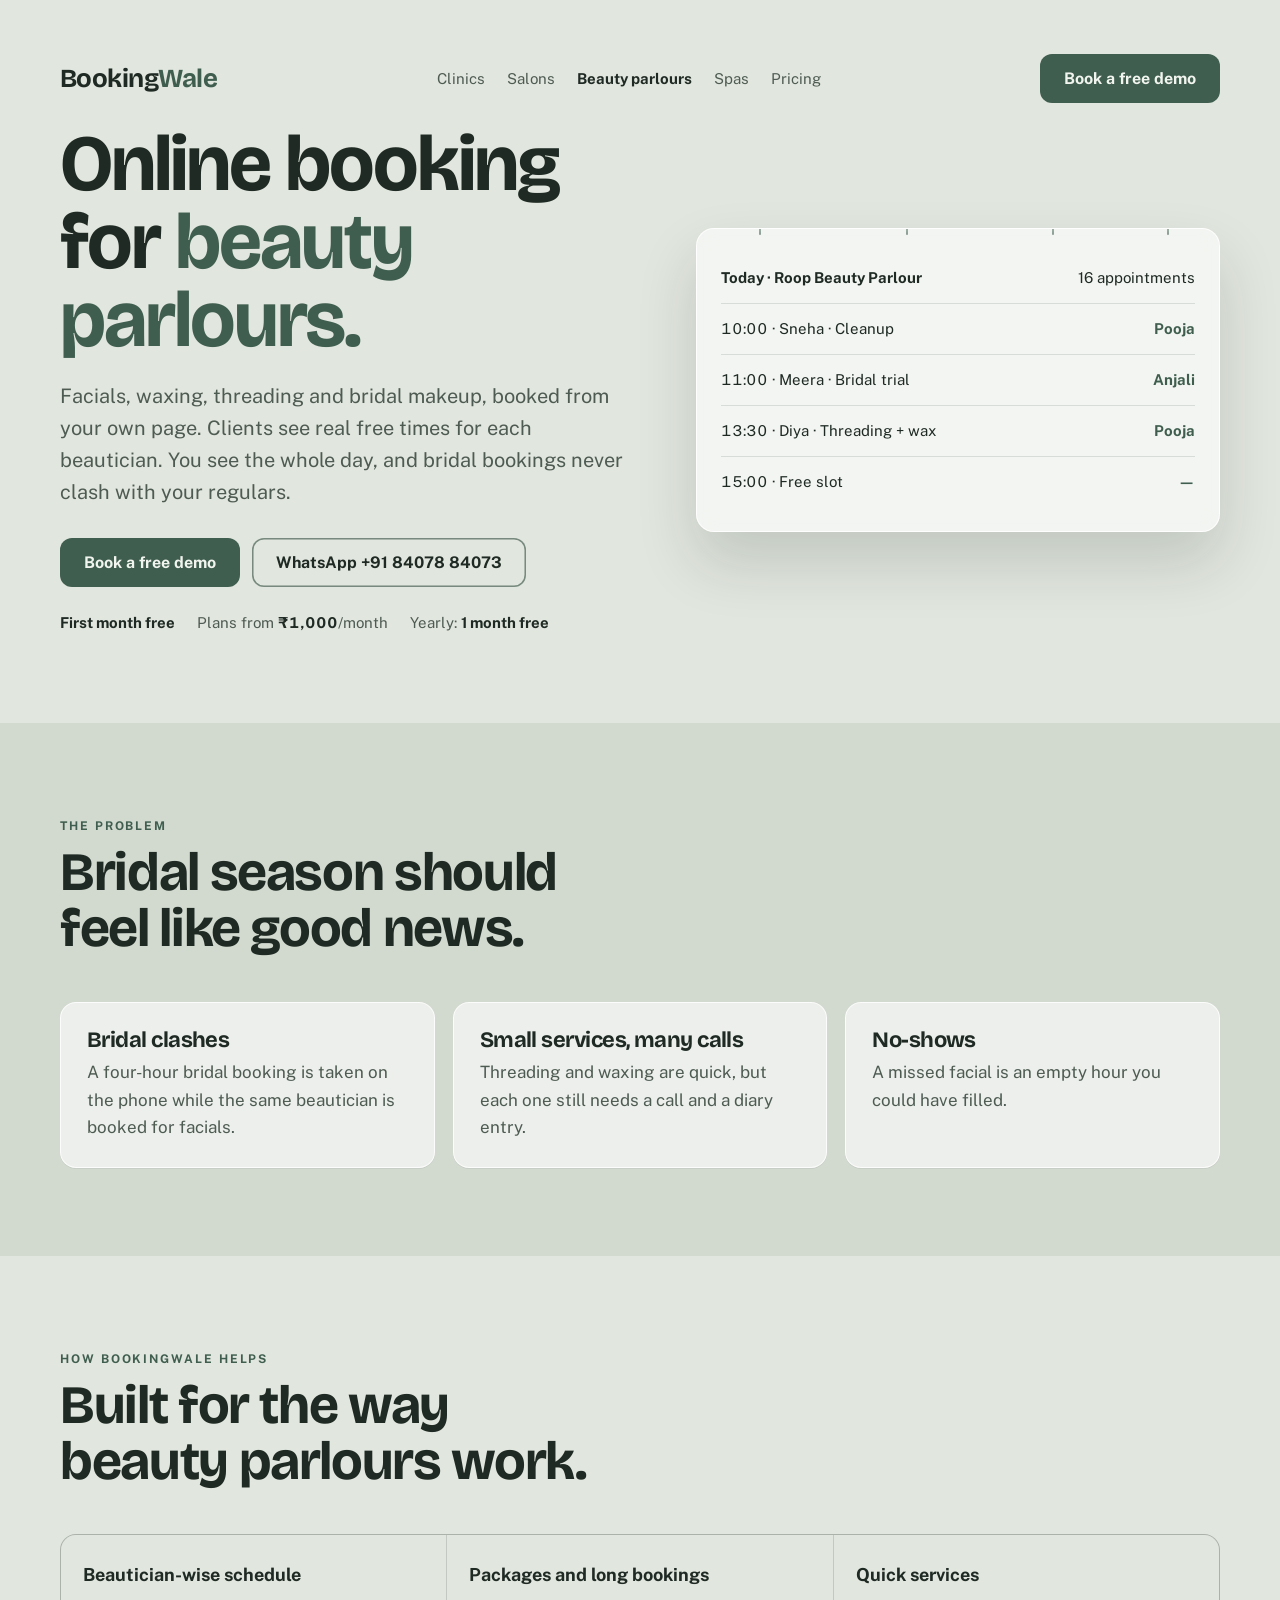
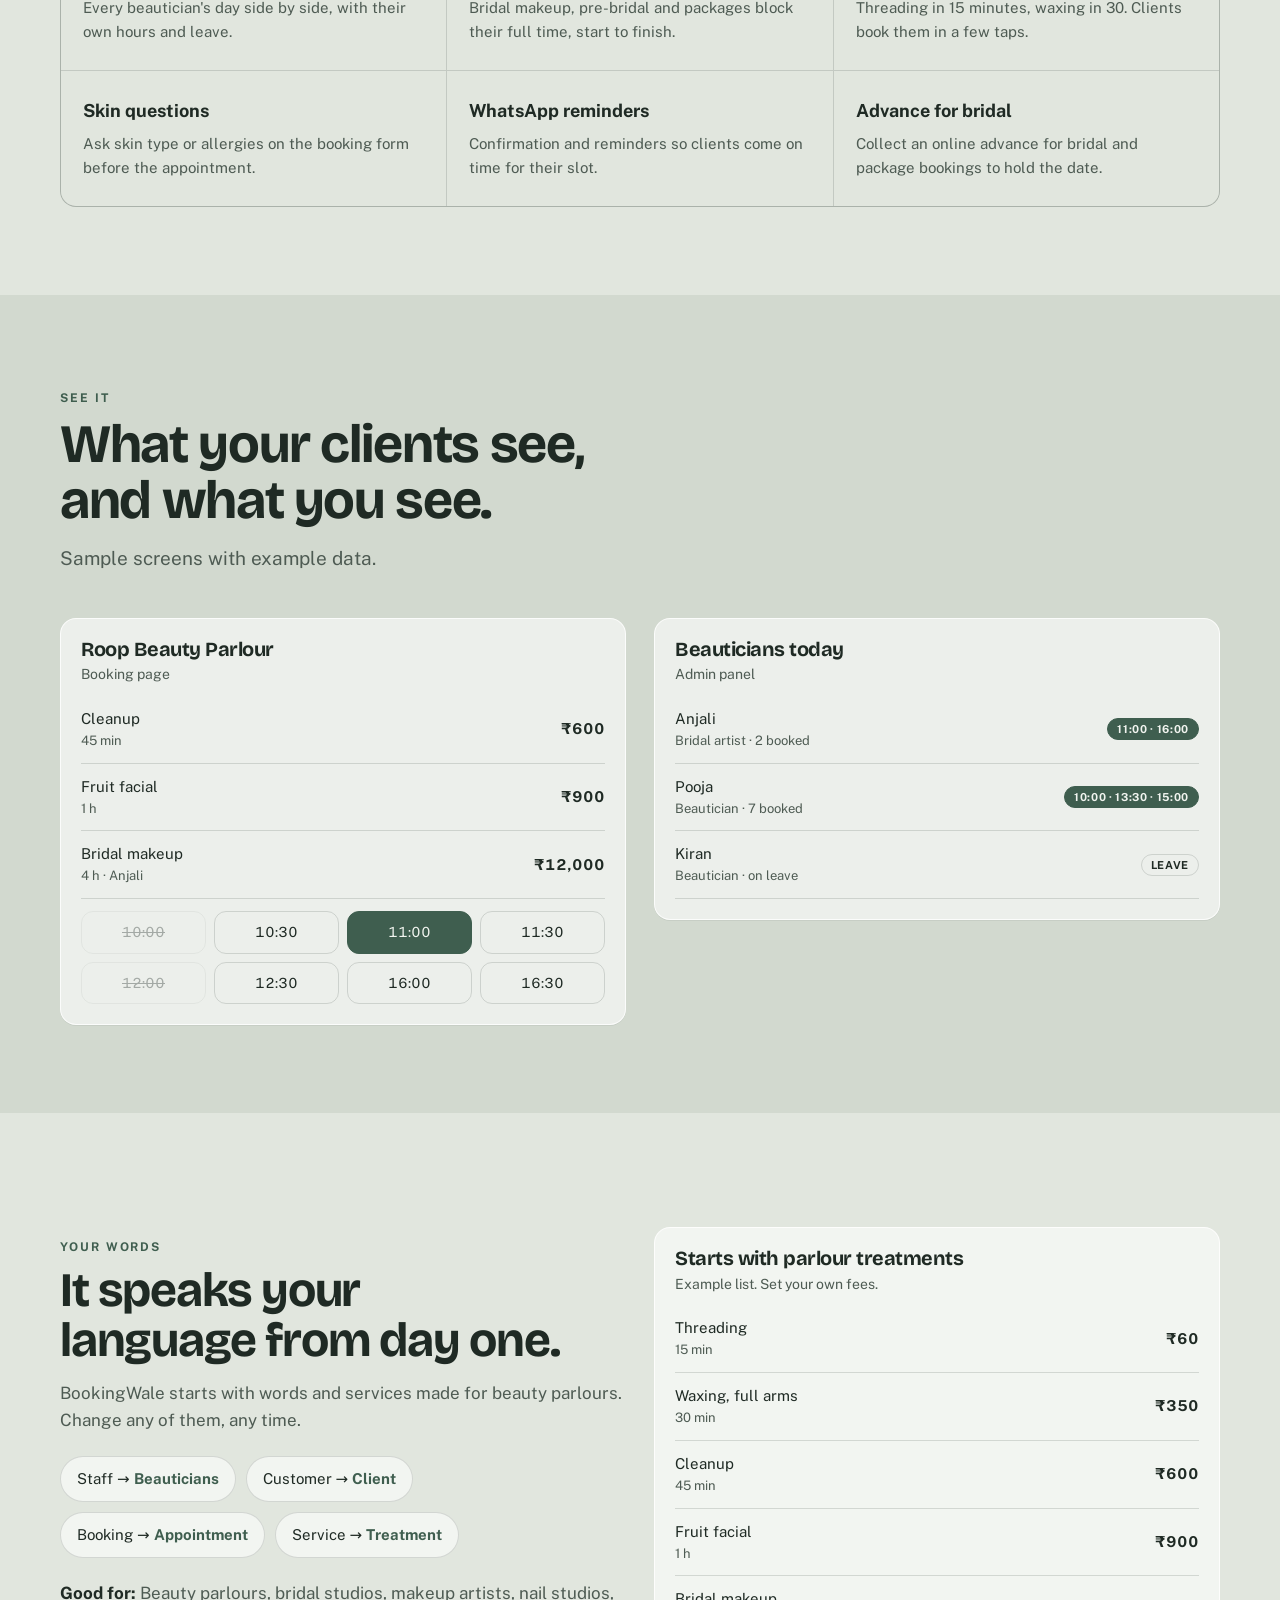
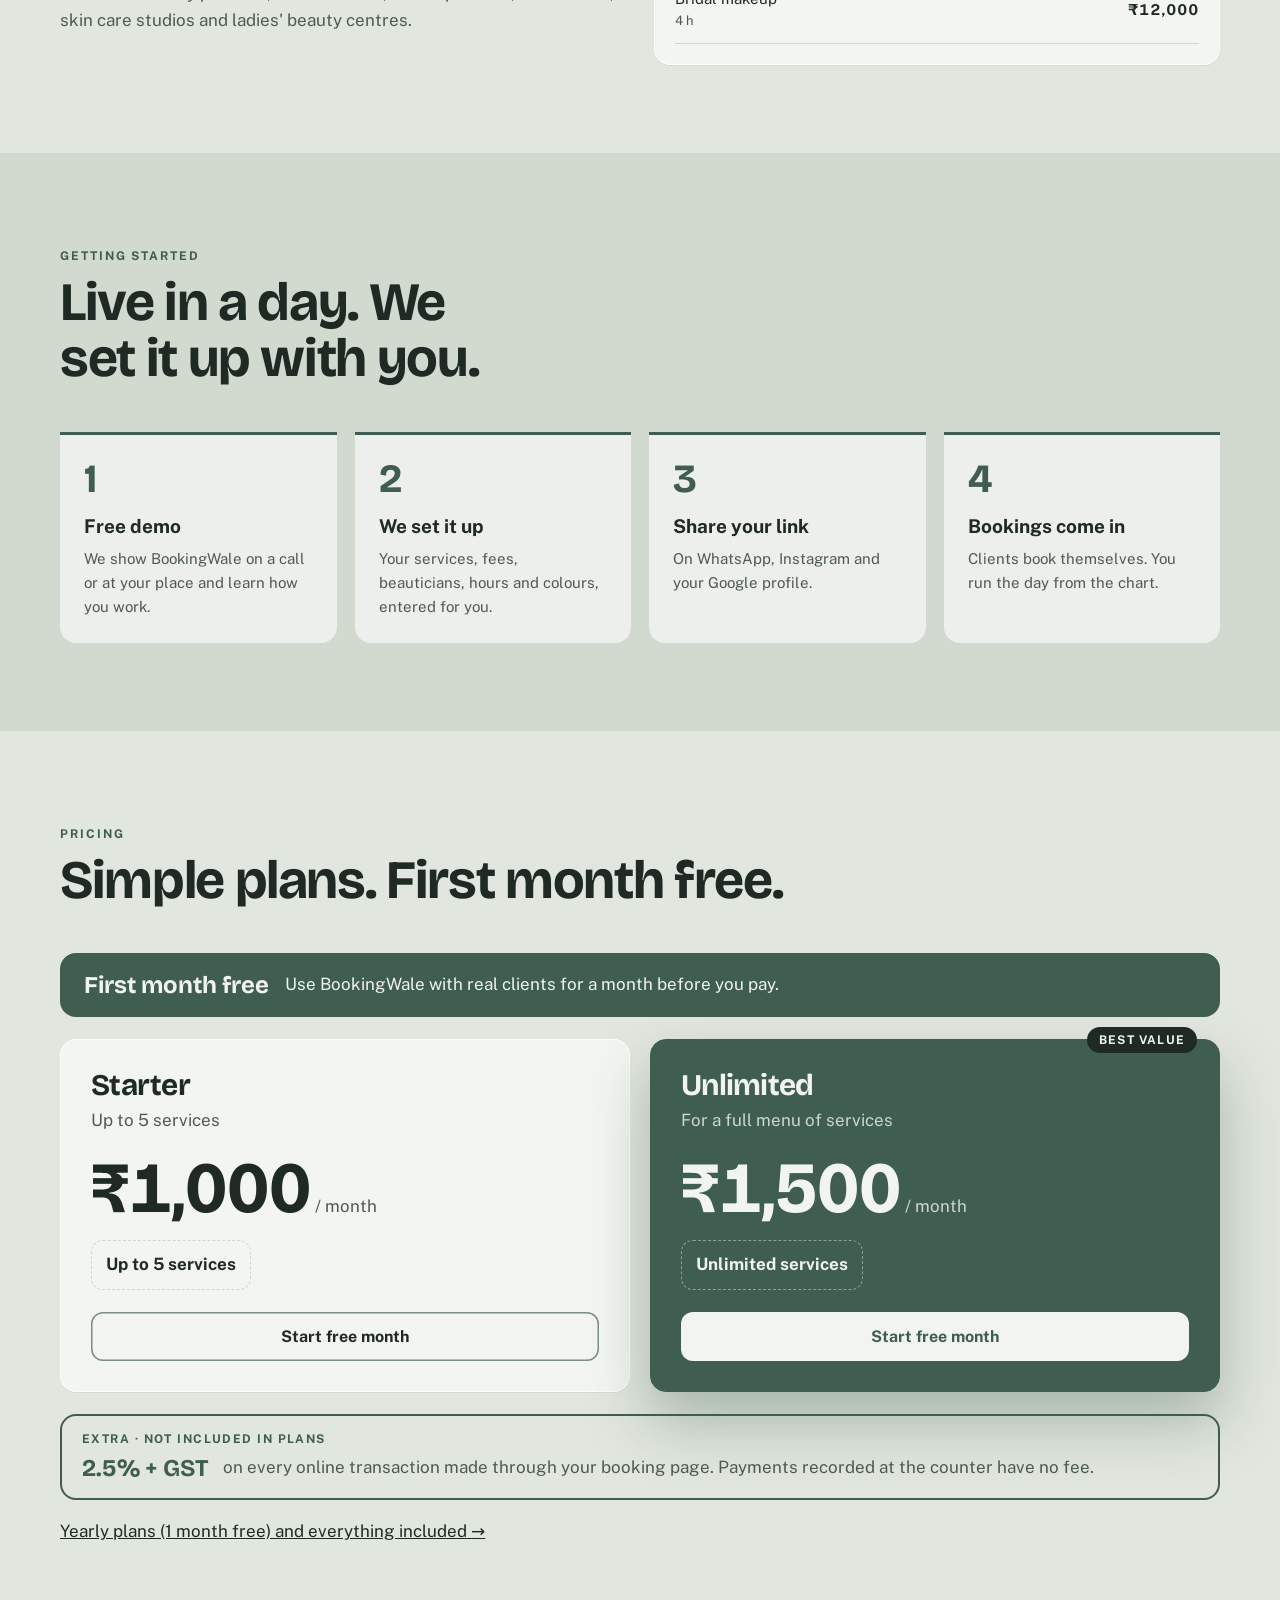
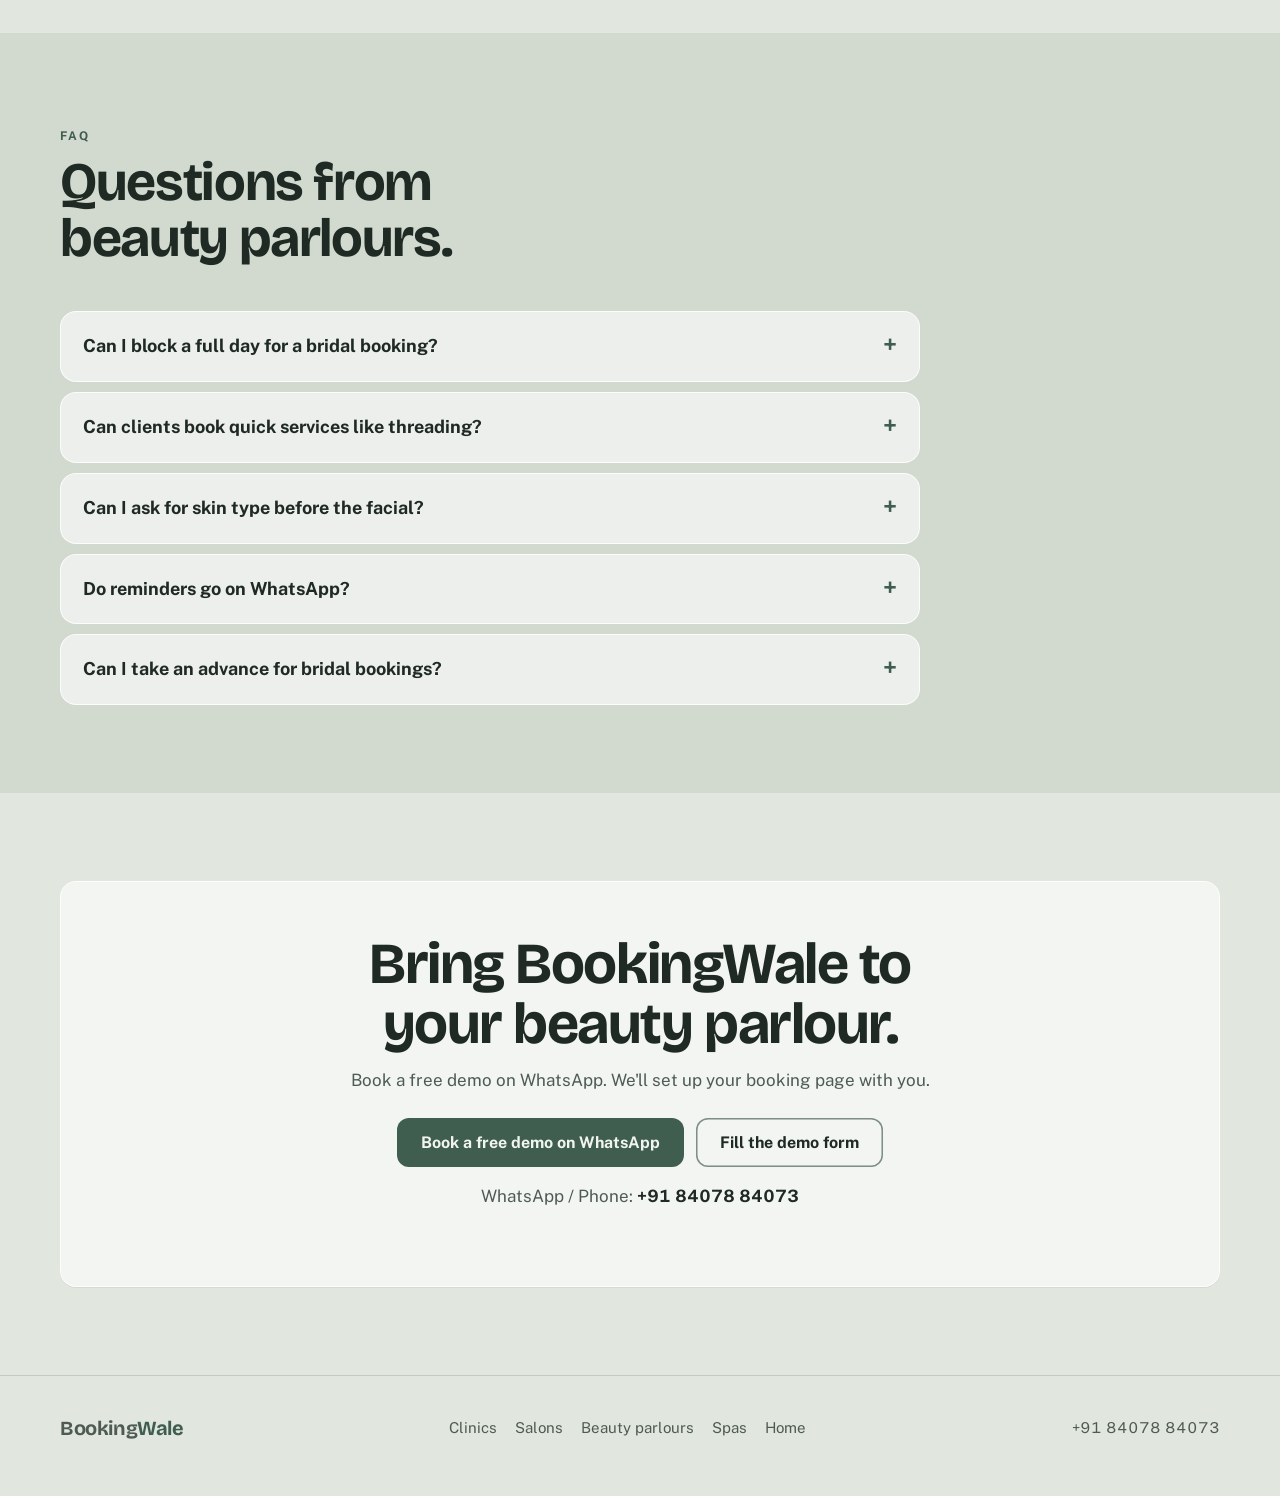
<file: beauty-parlour.html>
<!doctype html>
<html lang="en">
<head>
<meta charset="utf-8">
<meta name="viewport" content="width=device-width, initial-scale=1, viewport-fit=cover">
<title>BookingWale for Beauty Parlours</title>
<meta name="description" content="Online booking for beauty parlours in India: facials, waxing, threading, makeup and bridal packages, with WhatsApp reminders and beautician-wise schedules.">
<link rel="preconnect" href="https://fonts.googleapis.com">
<link rel="preconnect" href="https://fonts.gstatic.com" crossorigin>
<link href="https://fonts.googleapis.com/css2?family=Bricolage+Grotesque:opsz,wght@12..96,500;12..96,700&family=Public+Sans:wght@400;600;700&display=swap" rel="stylesheet">
<link rel="stylesheet" href="site.css">
</head>
<body>
<header class="hero">
  <div class="rain" id="rain"></div>
  <div class="wrap">
    <div class="nav">
      <a class="logo" href="index.html">Booking<b>Wale</b></a>
      <nav class="links" aria-label="Business types"><a href="clinic.html">Clinics</a><a href="salon.html">Salons</a><a href="beauty-parlour.html" aria-current="page">Beauty parlours</a><a href="spa.html">Spas</a><a href="index.html#pricing">Pricing</a></nav>
      <a class="btn" href="#start">Book a free demo</a>
    </div>
    <div class="hero-grid">
      <div class="load">
        <h1>Online booking for <em>beauty parlours.</em></h1>
        <p class="lead">Facials, waxing, threading and bridal makeup, booked from your own page. Clients see real free times for each beautician. You see the whole day, and bridal bookings never clash with your regulars.</p>
        <div class="ctas"><a class="btn" href="#start">Book a free demo</a><a class="btn ghost" href="https://wa.me/918407884073?text=Hi%2C%20I%20want%20BookingWale%20for%20my%20beauty%20parlour" target="_blank" rel="noopener">WhatsApp +91 84078 84073</a></div>
        <div class="offer"><span><b>First month free</b></span><span>Plans from <b class="num">₹1,000</b>/month</span><span>Yearly: <b>1 month free</b></span></div>
      </div>
      <div class="pane" aria-hidden="true">
        <span class="drop" style="left:12%"></span><span class="drop" style="left:40%;animation-delay:-.6s"></span><span class="drop" style="left:68%;animation-delay:-1.1s"></span><span class="drop" style="left:90%;animation-delay:-.3s"></span>
        <div class="r"><b style="color:var(--fg)">Today · Roop Beauty Parlour</b><span>16 appointments</span></div>
        <div class="r"><span class="num">10:00 · Sneha · Cleanup</span><b>Pooja</b></div>
        <div class="r"><span class="num">11:00 · Meera · Bridal trial</span><b>Anjali</b></div>
        <div class="r"><span class="num">13:30 · Diya · Threading + wax</span><b>Pooja</b></div>
        <div class="r"><span class="num">15:00 · Free slot</span><b>—</b></div>
      </div>
    </div>
  </div>
</header>
<main>
  <section class="alt">
    <div class="wrap">
      <div class="head"><span class="kick">The problem</span><h2>Bridal season should feel like good news.</h2></div>
      <div class="grid3"><div class="card"><h3>Bridal clashes</h3><p>A four-hour bridal booking is taken on the phone while the same beautician is booked for facials.</p></div><div class="card"><h3>Small services, many calls</h3><p>Threading and waxing are quick, but each one still needs a call and a diary entry.</p></div><div class="card"><h3>No-shows</h3><p>A missed facial is an empty hour you could have filled.</p></div></div>
    </div>
  </section>
  <section>
    <div class="wrap">
      <div class="head"><span class="kick">How BookingWale helps</span><h2>Built for the way beauty parlours work.</h2></div>
      <div class="feats"><div><b>Beautician-wise schedule</b><p>Every beautician's day side by side, with their own hours and leave.</p></div><div><b>Packages and long bookings</b><p>Bridal makeup, pre-bridal and packages block their full time, start to finish.</p></div><div><b>Quick services</b><p>Threading in 15 minutes, waxing in 30. Clients book them in a few taps.</p></div><div><b>Skin questions</b><p>Ask skin type or allergies on the booking form before the appointment.</p></div><div><b>WhatsApp reminders</b><p>Confirmation and reminders so clients come on time for their slot.</p></div><div><b>Advance for bridal</b><p>Collect an online advance for bridal and package bookings to hold the date.</p></div></div>
    </div>
  </section>
  <section class="alt">
    <div class="wrap">
      <div class="head"><span class="kick">See it</span><h2>What your clients see, and what you see.</h2><p>Sample screens with example data.</p></div>
      <div class="two">
        <div class="card mock" aria-label="Sample booking page">
          <h3>Roop Beauty Parlour</h3><p>Booking page</p>
          <div class="mrow"><span>Cleanup<small>45 min</small></span><b class="num">₹600</b></div><div class="mrow"><span>Fruit facial<small>1 h</small></span><b class="num">₹900</b></div><div class="mrow"><span>Bridal makeup<small>4 h · Anjali</small></span><b class="num">₹12,000</b></div>
          <div class="slots"><span class="full">10:00</span><span>10:30</span><span class="on">11:00</span><span>11:30</span><span class="full">12:00</span><span>12:30</span><span>16:00</span><span>16:30</span></div>
        </div>
        <div class="card mock" aria-label="Sample owner panel">
          <h3>Beauticians today</h3><p>Admin panel</p>
          <div class="mrow"><span>Anjali<small>Bridal artist · 2 booked</small></span><span class="chip ok">11:00 · 16:00</span></div><div class="mrow"><span>Pooja<small>Beautician · 7 booked</small></span><span class="chip ok">10:00 · 13:30 · 15:00</span></div><div class="mrow"><span>Kiran<small>Beautician · on leave</small></span><span class="chip ">Leave</span></div>
        </div>
      </div>
    </div>
  </section>
  <section>
    <div class="wrap two" style="align-items:center">
      <div>
        <span class="kick">Your words</span>
        <h2 style="font-size:clamp(30px,4vw,48px)">It speaks your language from day one.</h2>
        <p style="color:var(--mute);margin:14px 0 22px">BookingWale starts with words and services made for beauty parlours. Change any of them, any time.</p>
        <div class="words"><span>Staff → <b>Beauticians</b></span><span>Customer → <b>Client</b></span><span>Booking → <b>Appointment</b></span><span>Service → <b>Treatment</b></span></div>
        <p style="color:var(--mute);margin-top:22px"><b style="color:var(--fg)">Good for:</b> Beauty parlours, bridal studios, makeup artists, nail studios, skin care studios and ladies' beauty centres.</p>
      </div>
      <div class="card mock menu">
        <h3>Starts with parlour treatments</h3><p>Example list. Set your own fees.</p>
        <div class="mrow"><span>Threading<small>15 min</small></span><b>₹60</b></div><div class="mrow"><span>Waxing, full arms<small>30 min</small></span><b>₹350</b></div><div class="mrow"><span>Cleanup<small>45 min</small></span><b>₹600</b></div><div class="mrow"><span>Fruit facial<small>1 h</small></span><b>₹900</b></div><div class="mrow"><span>Bridal makeup<small>4 h</small></span><b>₹12,000</b></div>
      </div>
    </div>
  </section>
  <section class="alt">
    <div class="wrap">
      <div class="head"><span class="kick">Getting started</span><h2>Live in a day. We set it up with you.</h2></div>
      <div class="steps">
        <div><em>1</em><b>Free demo</b><p>We show BookingWale on a call or at your place and learn how you work.</p></div>
        <div><em>2</em><b>We set it up</b><p>Your services, fees, beauticians, hours and colours, entered for you.</p></div>
        <div><em>3</em><b>Share your link</b><p>On WhatsApp, Instagram and your Google profile.</p></div>
        <div><em>4</em><b>Bookings come in</b><p>Clients book themselves. You run the day from the chart.</p></div>
      </div>
    </div>
  </section>
  <section id="pricing">
    <div class="wrap">
      <div class="head"><span class="kick">Pricing</span><h2>Simple plans. First month free.</h2></div>
      <div class="free-strip"><b>First month free</b><span>Use BookingWale with real clients for a month before you pay.</span></div>
      <div class="plans">
        <div class="card plan"><h3>Starter</h3><p class="for">Up to 5 services</p><div><span class="amt">₹1,000</span> <span class="per">/ month</span></div><p class="limit">Up to 5 services</p><a class="btn ghost" href="#start" style="width:100%">Start free month</a></div>
        <div class="card plan best"><span class="badge">Best value</span><h3>Unlimited</h3><p class="for">For a full menu of services</p><div><span class="amt">₹1,500</span> <span class="per">/ month</span></div><p class="limit">Unlimited services</p><a class="btn" href="#start" style="width:100%">Start free month</a></div>
      </div>
      <div class="fee-band"><span class="extra">Extra · not included in plans</span><b>2.5% + GST</b><span>on every online transaction made through your booking page. Payments recorded at the counter have no fee.</span></div>
      <p class="more"><a href="index.html#pricing">Yearly plans (1 month free) and everything included →</a></p>
    </div>
  </section>
  <section class="alt">
    <div class="wrap">
      <div class="head"><span class="kick">FAQ</span><h2>Questions from beauty parlours.</h2></div>
      <div class="faq"><details><summary>Can I block a full day for a bridal booking?</summary><p>Yes. A bridal service has its own long duration, so it blocks the beautician for that whole time and no one else can book over it.</p></details><details><summary>Can clients book quick services like threading?</summary><p>Yes. Short services are listed with their time and price, and clients can add more than one service in a single booking.</p></details><details><summary>Can I ask for skin type before the facial?</summary><p>Yes. Add questions like skin type or allergies to the booking form.</p></details><details><summary>Do reminders go on WhatsApp?</summary><p>Yes. Clients get a confirmation and reminders on WhatsApp before the appointment.</p></details><details><summary>Can I take an advance for bridal bookings?</summary><p>Yes. Every online transaction is charged 2.5% + GST extra, outside your plan. Cash and UPI at the counter have no fee.</p></details></div>
    </div>
  </section>
  <section id="start">
    <div class="wrap"><div class="card finalband">
      <h2>Bring BookingWale to your beauty parlour.</h2>
      <p>Book a free demo on WhatsApp. We'll set up your booking page with you.</p>
      <div class="ctas"><a class="btn" href="https://wa.me/918407884073?text=Hi%20BookingWale%2C%20I%20want%20a%20free%20demo%20for%20my%20beauty%20parlour." target="_blank" rel="noopener">Book a free demo on WhatsApp</a><a class="btn ghost" href="index.html#demo-form">Fill the demo form</a></div>
      <p class="phone-line">WhatsApp / Phone: <b>+91 84078 84073</b></p>
    </div></div>
  </section>
</main>
<footer><div class="wrap"><a class="logo" href="index.html" style="font-size:20px">Booking<b>Wale</b></a><nav aria-label="All business types"><a href="clinic.html">Clinics</a><a href="salon.html">Salons</a><a href="beauty-parlour.html">Beauty parlours</a><a href="spa.html">Spas</a><a href="index.html">Home</a></nav><span class="num">+91 84078 84073</span></div></footer>
<script>
  (() => { const r = document.getElementById('rain'); for (let i = 0; i < 26; i++) { const d = document.createElement('i'); d.style.left = Math.random() * 100 + '%'; d.style.animationDelay = -Math.random() * 1.4 + 's'; d.style.animationDuration = 1 + Math.random() * .8 + 's'; r.appendChild(d); } })();
</script>
</body>
</html>
</file>
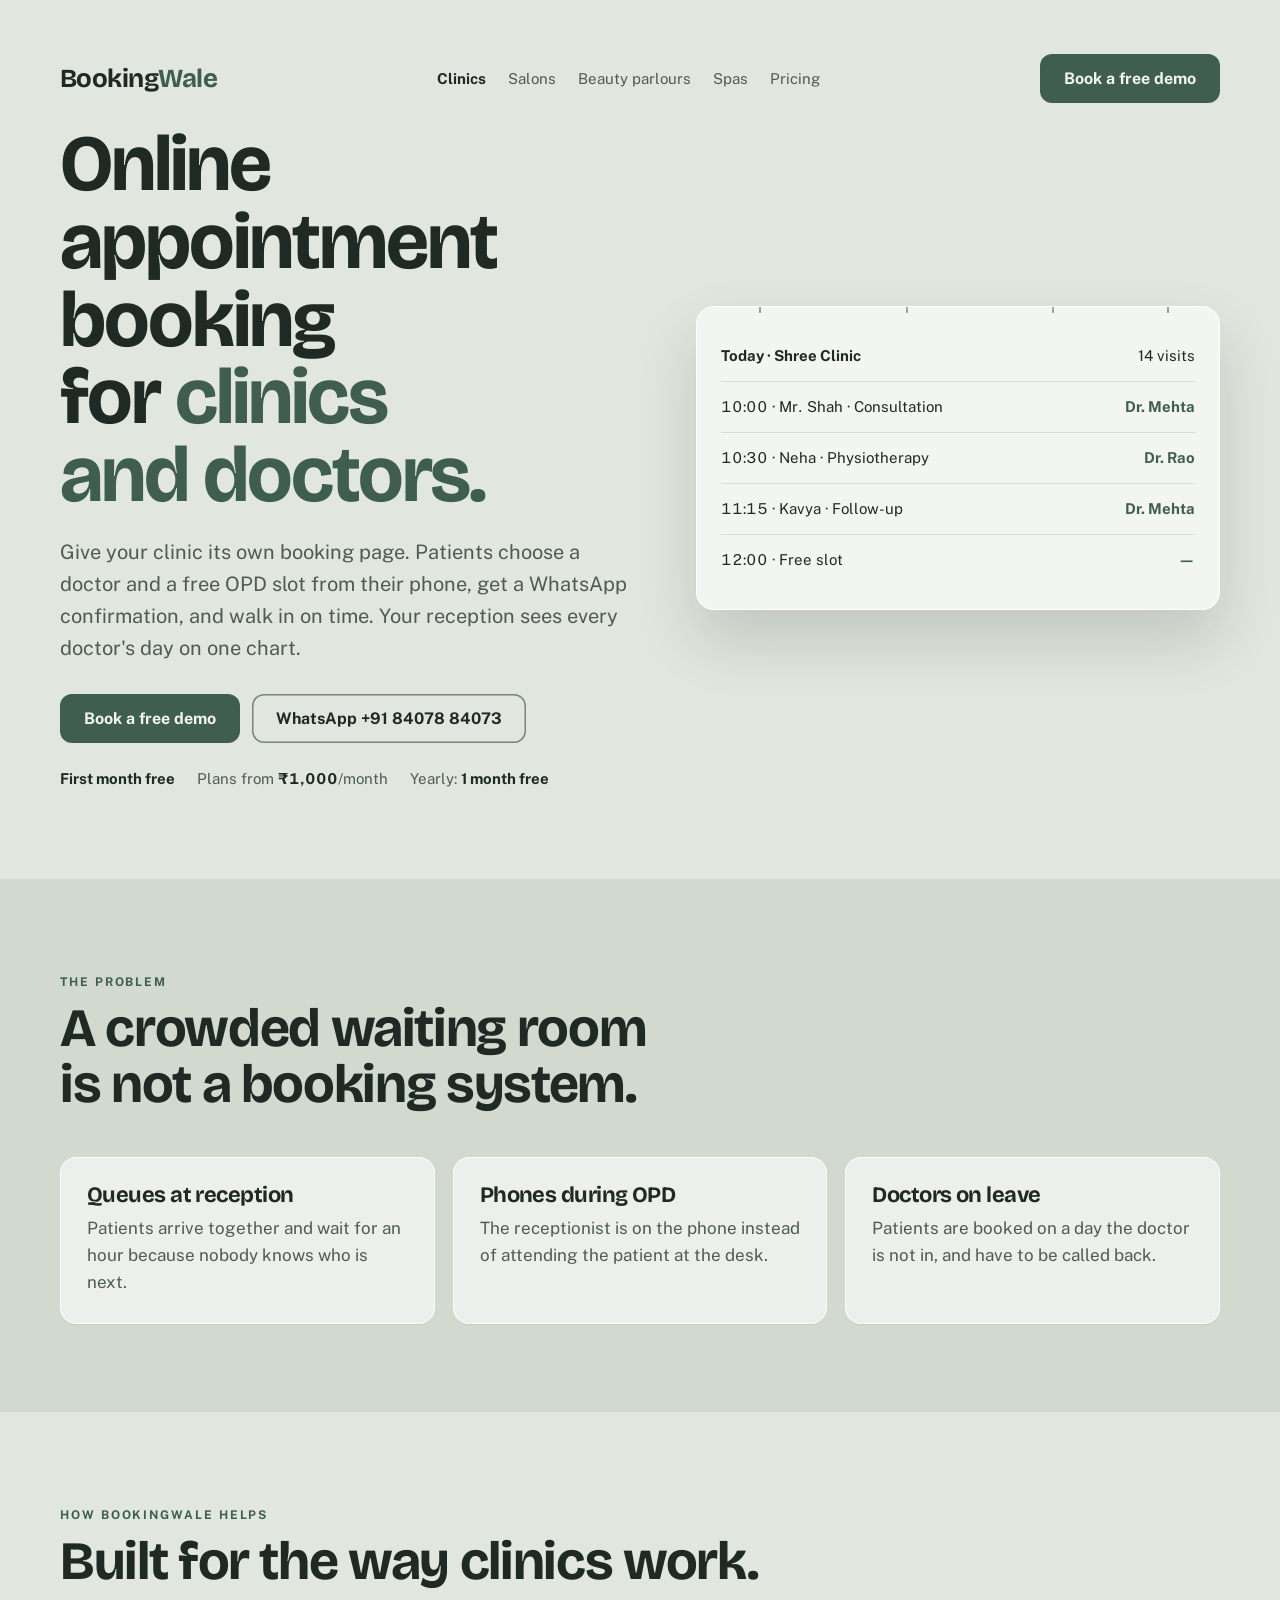
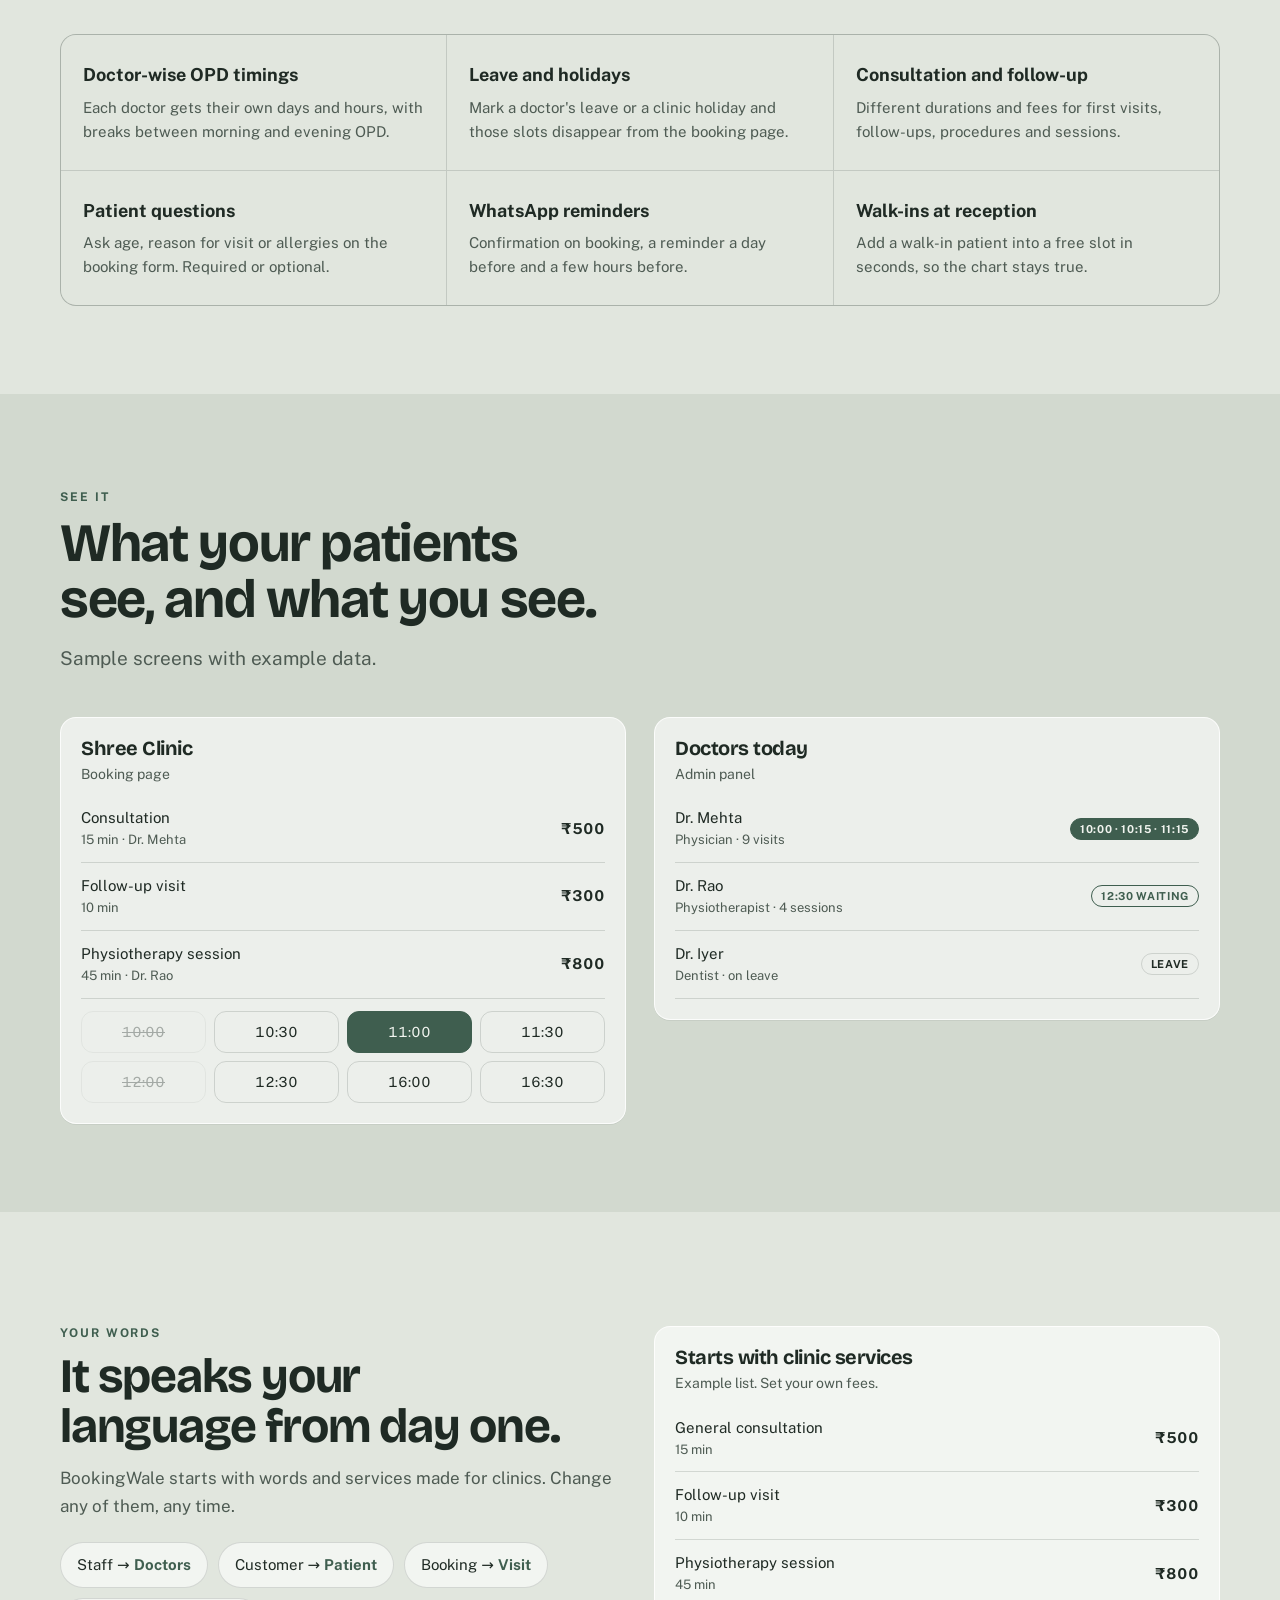
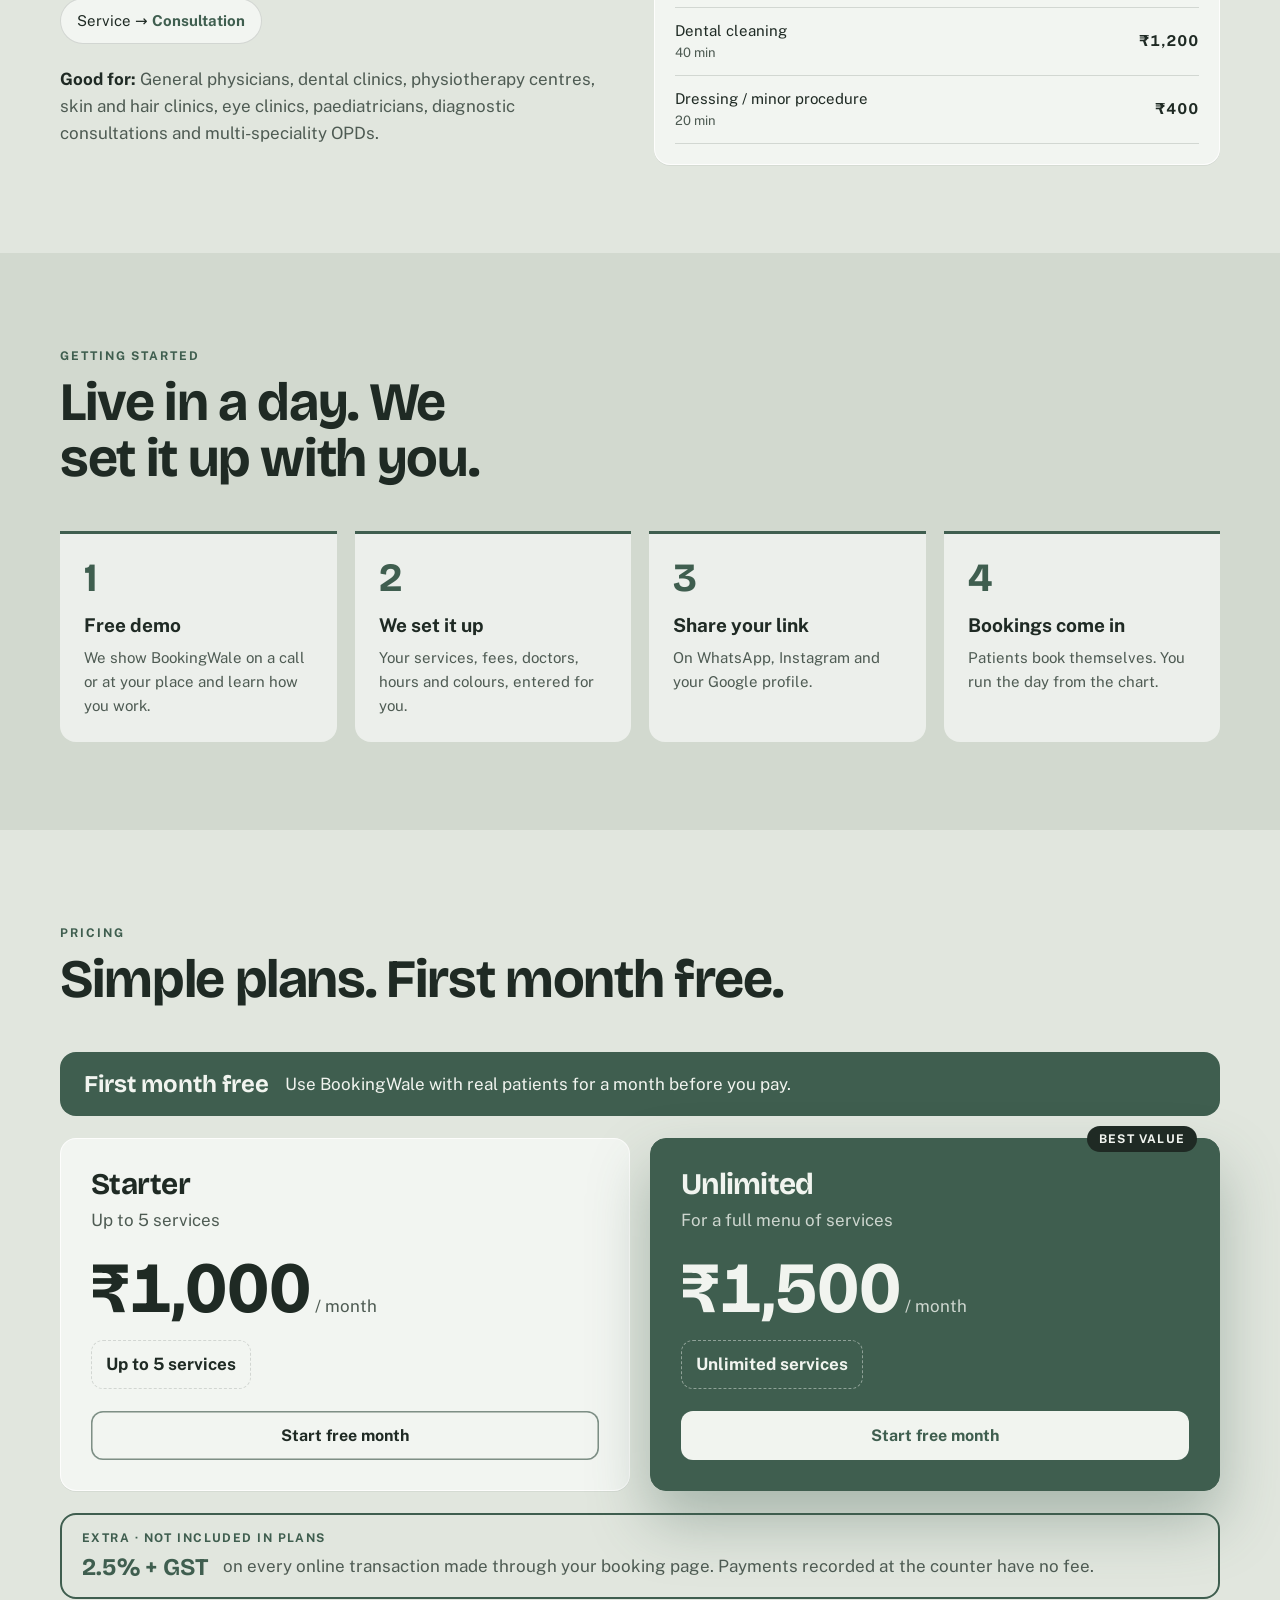
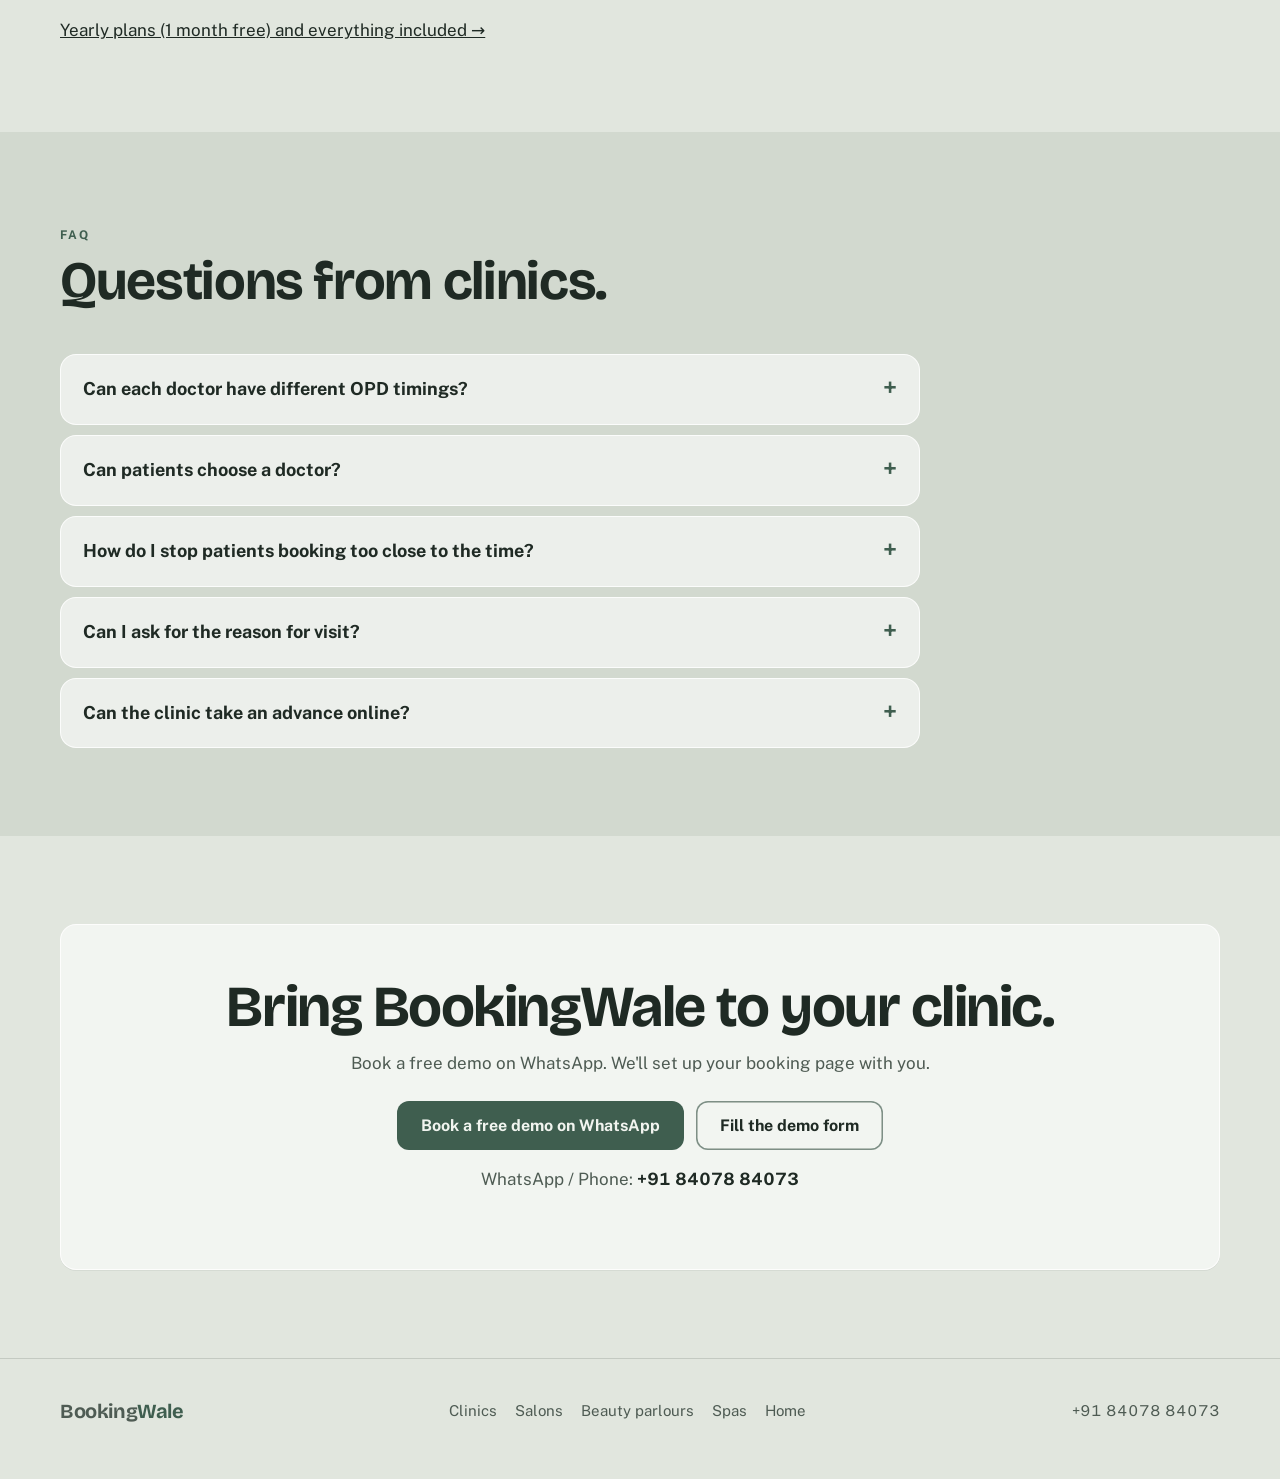
<file: clinic.html>
<!doctype html>
<html lang="en">
<head>
<meta charset="utf-8">
<meta name="viewport" content="width=device-width, initial-scale=1, viewport-fit=cover">
<title>BookingWale for Clinics</title>
<meta name="description" content="Online appointment booking for clinics, doctors, dentists and physiotherapists in India. Patients book OPD slots, get WhatsApp reminders, and every doctor keeps their own timings.">
<link rel="preconnect" href="https://fonts.googleapis.com">
<link rel="preconnect" href="https://fonts.gstatic.com" crossorigin>
<link href="https://fonts.googleapis.com/css2?family=Bricolage+Grotesque:opsz,wght@12..96,500;12..96,700&family=Public+Sans:wght@400;600;700&display=swap" rel="stylesheet">
<link rel="stylesheet" href="site.css">
</head>
<body>
<header class="hero">
  <div class="rain" id="rain"></div>
  <div class="wrap">
    <div class="nav">
      <a class="logo" href="index.html">Booking<b>Wale</b></a>
      <nav class="links" aria-label="Business types"><a href="clinic.html" aria-current="page">Clinics</a><a href="salon.html">Salons</a><a href="beauty-parlour.html">Beauty parlours</a><a href="spa.html">Spas</a><a href="index.html#pricing">Pricing</a></nav>
      <a class="btn" href="#start">Book a free demo</a>
    </div>
    <div class="hero-grid">
      <div class="load">
        <h1>Online appointment booking for <em>clinics and doctors.</em></h1>
        <p class="lead">Give your clinic its own booking page. Patients choose a doctor and a free OPD slot from their phone, get a WhatsApp confirmation, and walk in on time. Your reception sees every doctor's day on one chart.</p>
        <div class="ctas"><a class="btn" href="#start">Book a free demo</a><a class="btn ghost" href="https://wa.me/918407884073?text=Hi%2C%20I%20want%20BookingWale%20for%20my%20clinic" target="_blank" rel="noopener">WhatsApp +91 84078 84073</a></div>
        <div class="offer"><span><b>First month free</b></span><span>Plans from <b class="num">₹1,000</b>/month</span><span>Yearly: <b>1 month free</b></span></div>
      </div>
      <div class="pane" aria-hidden="true">
        <span class="drop" style="left:12%"></span><span class="drop" style="left:40%;animation-delay:-.6s"></span><span class="drop" style="left:68%;animation-delay:-1.1s"></span><span class="drop" style="left:90%;animation-delay:-.3s"></span>
        <div class="r"><b style="color:var(--fg)">Today · Shree Clinic</b><span>14 visits</span></div>
        <div class="r"><span class="num">10:00 · Mr. Shah · Consultation</span><b>Dr. Mehta</b></div>
        <div class="r"><span class="num">10:30 · Neha · Physiotherapy</span><b>Dr. Rao</b></div>
        <div class="r"><span class="num">11:15 · Kavya · Follow-up</span><b>Dr. Mehta</b></div>
        <div class="r"><span class="num">12:00 · Free slot</span><b>—</b></div>
      </div>
    </div>
  </div>
</header>
<main>
  <section class="alt">
    <div class="wrap">
      <div class="head"><span class="kick">The problem</span><h2>A crowded waiting room is not a booking system.</h2></div>
      <div class="grid3"><div class="card"><h3>Queues at reception</h3><p>Patients arrive together and wait for an hour because nobody knows who is next.</p></div><div class="card"><h3>Phones during OPD</h3><p>The receptionist is on the phone instead of attending the patient at the desk.</p></div><div class="card"><h3>Doctors on leave</h3><p>Patients are booked on a day the doctor is not in, and have to be called back.</p></div></div>
    </div>
  </section>
  <section>
    <div class="wrap">
      <div class="head"><span class="kick">How BookingWale helps</span><h2>Built for the way clinics work.</h2></div>
      <div class="feats"><div><b>Doctor-wise OPD timings</b><p>Each doctor gets their own days and hours, with breaks between morning and evening OPD.</p></div><div><b>Leave and holidays</b><p>Mark a doctor's leave or a clinic holiday and those slots disappear from the booking page.</p></div><div><b>Consultation and follow-up</b><p>Different durations and fees for first visits, follow-ups, procedures and sessions.</p></div><div><b>Patient questions</b><p>Ask age, reason for visit or allergies on the booking form. Required or optional.</p></div><div><b>WhatsApp reminders</b><p>Confirmation on booking, a reminder a day before and a few hours before.</p></div><div><b>Walk-ins at reception</b><p>Add a walk-in patient into a free slot in seconds, so the chart stays true.</p></div></div>
    </div>
  </section>
  <section class="alt">
    <div class="wrap">
      <div class="head"><span class="kick">See it</span><h2>What your patients see, and what you see.</h2><p>Sample screens with example data.</p></div>
      <div class="two">
        <div class="card mock" aria-label="Sample booking page">
          <h3>Shree Clinic</h3><p>Booking page</p>
          <div class="mrow"><span>Consultation<small>15 min · Dr. Mehta</small></span><b class="num">₹500</b></div><div class="mrow"><span>Follow-up visit<small>10 min</small></span><b class="num">₹300</b></div><div class="mrow"><span>Physiotherapy session<small>45 min · Dr. Rao</small></span><b class="num">₹800</b></div>
          <div class="slots"><span class="full">10:00</span><span>10:30</span><span class="on">11:00</span><span>11:30</span><span class="full">12:00</span><span>12:30</span><span>16:00</span><span>16:30</span></div>
        </div>
        <div class="card mock" aria-label="Sample owner panel">
          <h3>Doctors today</h3><p>Admin panel</p>
          <div class="mrow"><span>Dr. Mehta<small>Physician · 9 visits</small></span><span class="chip ok">10:00 · 10:15 · 11:15</span></div><div class="mrow"><span>Dr. Rao<small>Physiotherapist · 4 sessions</small></span><span class="chip wait">12:30 waiting</span></div><div class="mrow"><span>Dr. Iyer<small>Dentist · on leave</small></span><span class="chip ">Leave</span></div>
        </div>
      </div>
    </div>
  </section>
  <section>
    <div class="wrap two" style="align-items:center">
      <div>
        <span class="kick">Your words</span>
        <h2 style="font-size:clamp(30px,4vw,48px)">It speaks your language from day one.</h2>
        <p style="color:var(--mute);margin:14px 0 22px">BookingWale starts with words and services made for clinics. Change any of them, any time.</p>
        <div class="words"><span>Staff → <b>Doctors</b></span><span>Customer → <b>Patient</b></span><span>Booking → <b>Visit</b></span><span>Service → <b>Consultation</b></span></div>
        <p style="color:var(--mute);margin-top:22px"><b style="color:var(--fg)">Good for:</b> General physicians, dental clinics, physiotherapy centres, skin and hair clinics, eye clinics, paediatricians, diagnostic consultations and multi-speciality OPDs.</p>
      </div>
      <div class="card mock menu">
        <h3>Starts with clinic services</h3><p>Example list. Set your own fees.</p>
        <div class="mrow"><span>General consultation<small>15 min</small></span><b>₹500</b></div><div class="mrow"><span>Follow-up visit<small>10 min</small></span><b>₹300</b></div><div class="mrow"><span>Physiotherapy session<small>45 min</small></span><b>₹800</b></div><div class="mrow"><span>Dental cleaning<small>40 min</small></span><b>₹1,200</b></div><div class="mrow"><span>Dressing / minor procedure<small>20 min</small></span><b>₹400</b></div>
      </div>
    </div>
  </section>
  <section class="alt">
    <div class="wrap">
      <div class="head"><span class="kick">Getting started</span><h2>Live in a day. We set it up with you.</h2></div>
      <div class="steps">
        <div><em>1</em><b>Free demo</b><p>We show BookingWale on a call or at your place and learn how you work.</p></div>
        <div><em>2</em><b>We set it up</b><p>Your services, fees, doctors, hours and colours, entered for you.</p></div>
        <div><em>3</em><b>Share your link</b><p>On WhatsApp, Instagram and your Google profile.</p></div>
        <div><em>4</em><b>Bookings come in</b><p>Patients book themselves. You run the day from the chart.</p></div>
      </div>
    </div>
  </section>
  <section id="pricing">
    <div class="wrap">
      <div class="head"><span class="kick">Pricing</span><h2>Simple plans. First month free.</h2></div>
      <div class="free-strip"><b>First month free</b><span>Use BookingWale with real patients for a month before you pay.</span></div>
      <div class="plans">
        <div class="card plan"><h3>Starter</h3><p class="for">Up to 5 services</p><div><span class="amt">₹1,000</span> <span class="per">/ month</span></div><p class="limit">Up to 5 services</p><a class="btn ghost" href="#start" style="width:100%">Start free month</a></div>
        <div class="card plan best"><span class="badge">Best value</span><h3>Unlimited</h3><p class="for">For a full menu of services</p><div><span class="amt">₹1,500</span> <span class="per">/ month</span></div><p class="limit">Unlimited services</p><a class="btn" href="#start" style="width:100%">Start free month</a></div>
      </div>
      <div class="fee-band"><span class="extra">Extra · not included in plans</span><b>2.5% + GST</b><span>on every online transaction made through your booking page. Payments recorded at the counter have no fee.</span></div>
      <p class="more"><a href="index.html#pricing">Yearly plans (1 month free) and everything included →</a></p>
    </div>
  </section>
  <section class="alt">
    <div class="wrap">
      <div class="head"><span class="kick">FAQ</span><h2>Questions from clinics.</h2></div>
      <div class="faq"><details><summary>Can each doctor have different OPD timings?</summary><p>Yes. Every doctor can follow the clinic hours or have their own days, morning and evening OPD and breaks. Leave is marked separately.</p></details><details><summary>Can patients choose a doctor?</summary><p>Yes. Patients can pick a specific doctor or take the earliest free slot with any doctor who offers that consultation. You can also turn doctor choice off.</p></details><details><summary>How do I stop patients booking too close to the time?</summary><p>Set a minimum notice, for example 60 minutes, and a maximum number of days ahead. The booking page only offers times inside those limits.</p></details><details><summary>Can I ask for the reason for visit?</summary><p>Yes. Add your own questions such as reason for visit, age or allergies, and make any of them required.</p></details><details><summary>Can the clinic take an advance online?</summary><p>Yes, you can collect an online advance for chosen services. Every online transaction is charged 2.5% + GST extra, outside your plan. Payments recorded at reception have no fee.</p></details></div>
    </div>
  </section>
  <section id="start">
    <div class="wrap"><div class="card finalband">
      <h2>Bring BookingWale to your clinic.</h2>
      <p>Book a free demo on WhatsApp. We'll set up your booking page with you.</p>
      <div class="ctas"><a class="btn" href="https://wa.me/918407884073?text=Hi%20BookingWale%2C%20I%20want%20a%20free%20demo%20for%20my%20clinic." target="_blank" rel="noopener">Book a free demo on WhatsApp</a><a class="btn ghost" href="index.html#demo-form">Fill the demo form</a></div>
      <p class="phone-line">WhatsApp / Phone: <b>+91 84078 84073</b></p>
    </div></div>
  </section>
</main>
<footer><div class="wrap"><a class="logo" href="index.html" style="font-size:20px">Booking<b>Wale</b></a><nav aria-label="All business types"><a href="clinic.html">Clinics</a><a href="salon.html">Salons</a><a href="beauty-parlour.html">Beauty parlours</a><a href="spa.html">Spas</a><a href="index.html">Home</a></nav><span class="num">+91 84078 84073</span></div></footer>
<script>
  (() => { const r = document.getElementById('rain'); for (let i = 0; i < 26; i++) { const d = document.createElement('i'); d.style.left = Math.random() * 100 + '%'; d.style.animationDelay = -Math.random() * 1.4 + 's'; d.style.animationDuration = 1 + Math.random() * .8 + 's'; r.appendChild(d); } })();
</script>
</body>
</html>
</file>
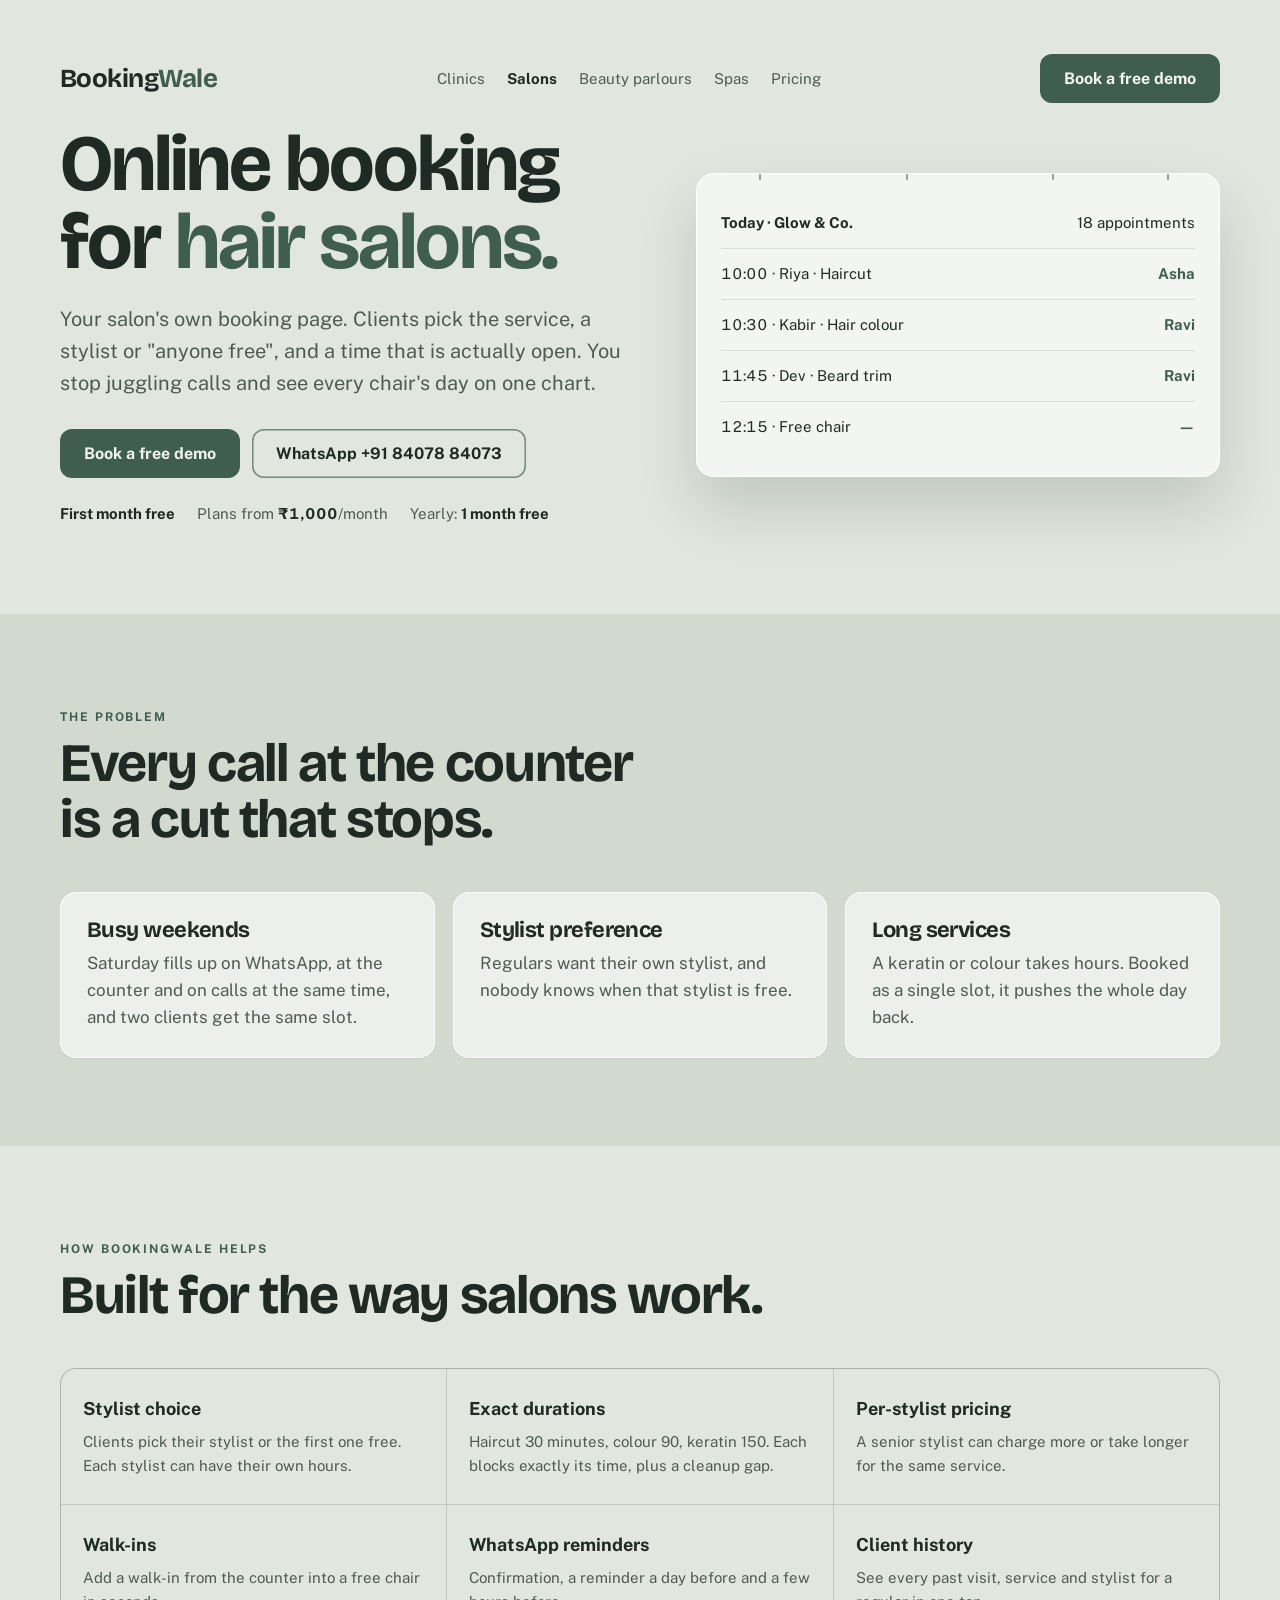
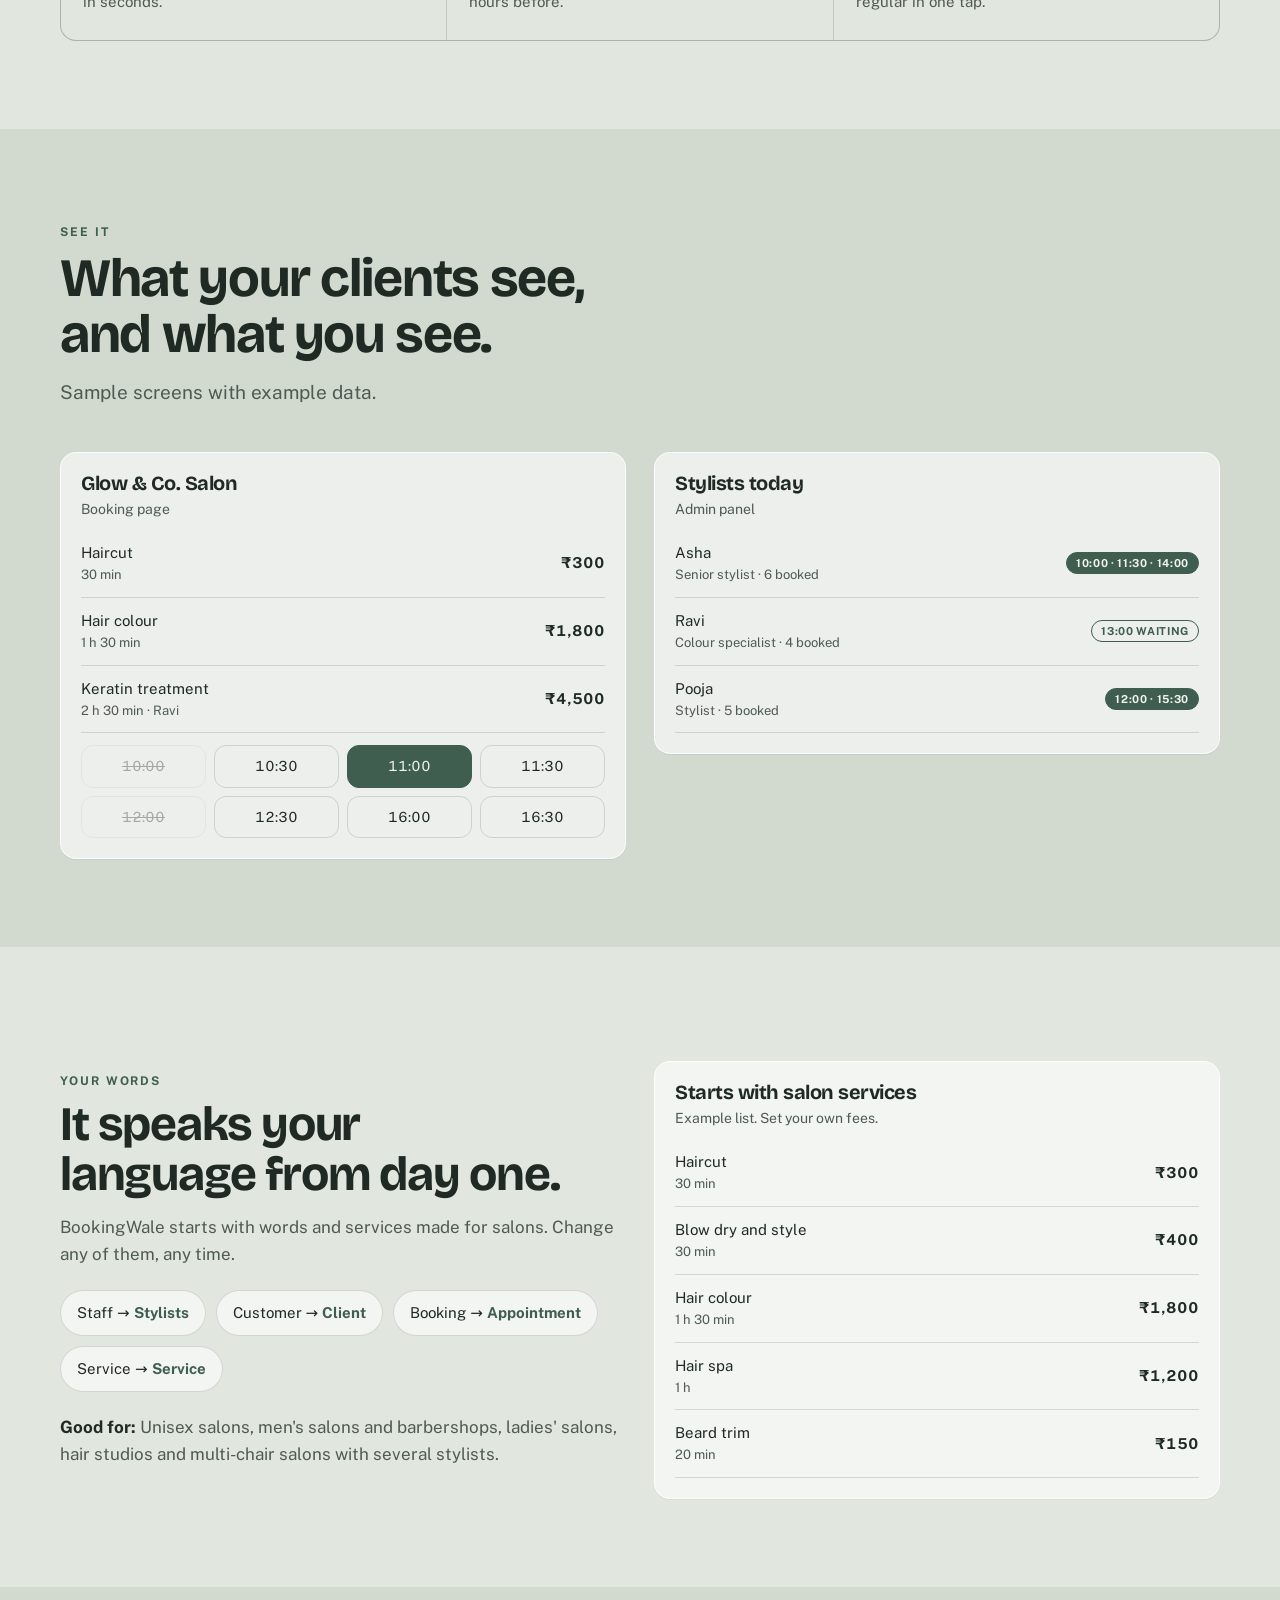
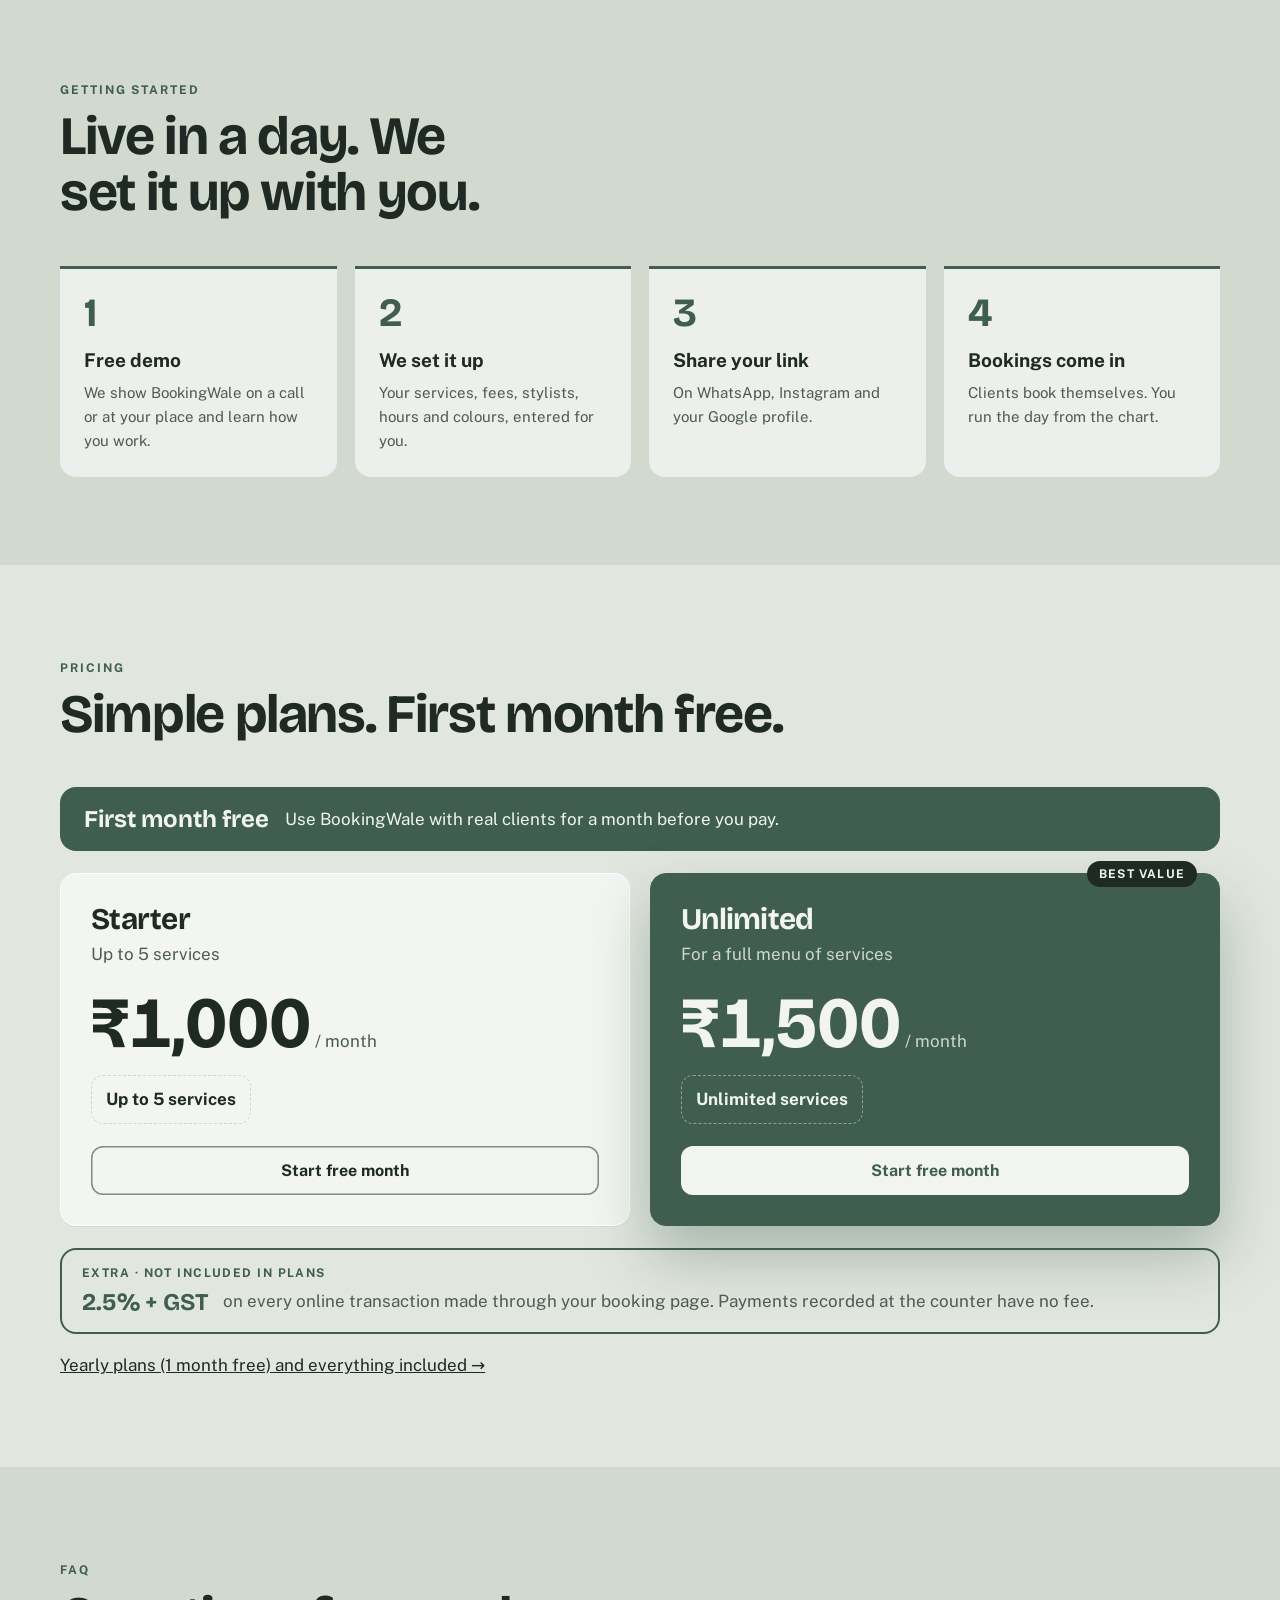
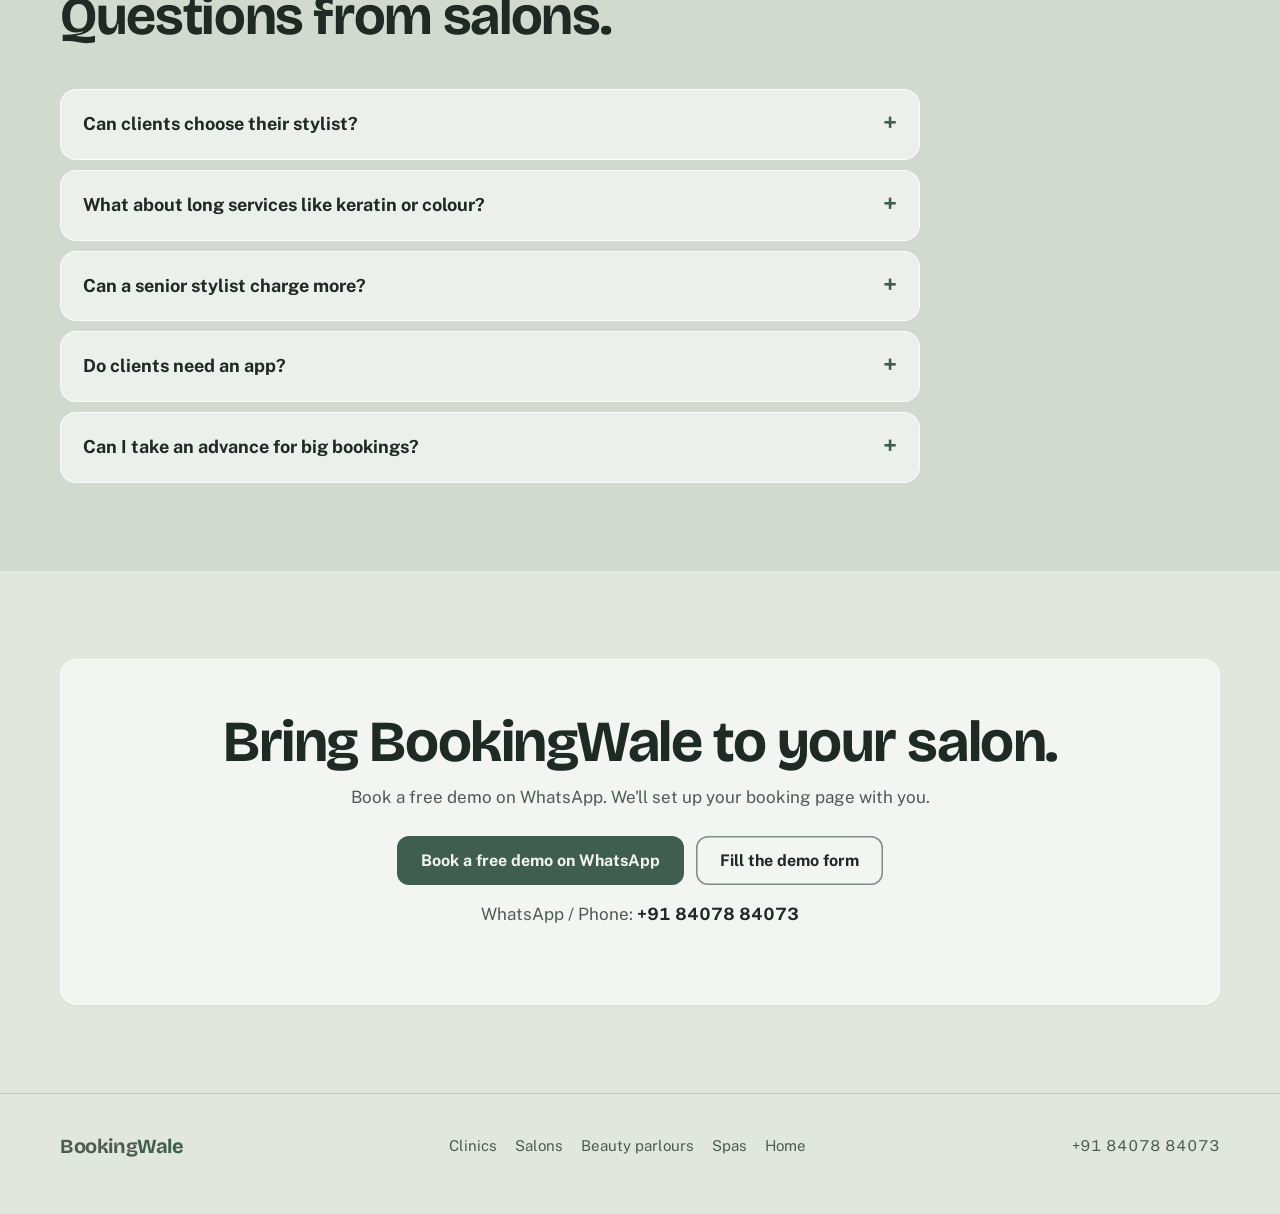
<file: salon.html>
<!doctype html>
<html lang="en">
<head>
<meta charset="utf-8">
<meta name="viewport" content="width=device-width, initial-scale=1, viewport-fit=cover">
<title>BookingWale for Salons</title>
<meta name="description" content="Online booking for hair salons in India: unisex, men's and ladies' salons. Clients pick a stylist and a free time, get WhatsApp reminders, and you see every stylist's day.">
<link rel="preconnect" href="https://fonts.googleapis.com">
<link rel="preconnect" href="https://fonts.gstatic.com" crossorigin>
<link href="https://fonts.googleapis.com/css2?family=Bricolage+Grotesque:opsz,wght@12..96,500;12..96,700&family=Public+Sans:wght@400;600;700&display=swap" rel="stylesheet">
<link rel="stylesheet" href="site.css">
</head>
<body>
<header class="hero">
  <div class="rain" id="rain"></div>
  <div class="wrap">
    <div class="nav">
      <a class="logo" href="index.html">Booking<b>Wale</b></a>
      <nav class="links" aria-label="Business types"><a href="clinic.html">Clinics</a><a href="salon.html" aria-current="page">Salons</a><a href="beauty-parlour.html">Beauty parlours</a><a href="spa.html">Spas</a><a href="index.html#pricing">Pricing</a></nav>
      <a class="btn" href="#start">Book a free demo</a>
    </div>
    <div class="hero-grid">
      <div class="load">
        <h1>Online booking for <em>hair salons.</em></h1>
        <p class="lead">Your salon's own booking page. Clients pick the service, a stylist or &quot;anyone free&quot;, and a time that is actually open. You stop juggling calls and see every chair's day on one chart.</p>
        <div class="ctas"><a class="btn" href="#start">Book a free demo</a><a class="btn ghost" href="https://wa.me/918407884073?text=Hi%2C%20I%20want%20BookingWale%20for%20my%20salon" target="_blank" rel="noopener">WhatsApp +91 84078 84073</a></div>
        <div class="offer"><span><b>First month free</b></span><span>Plans from <b class="num">₹1,000</b>/month</span><span>Yearly: <b>1 month free</b></span></div>
      </div>
      <div class="pane" aria-hidden="true">
        <span class="drop" style="left:12%"></span><span class="drop" style="left:40%;animation-delay:-.6s"></span><span class="drop" style="left:68%;animation-delay:-1.1s"></span><span class="drop" style="left:90%;animation-delay:-.3s"></span>
        <div class="r"><b style="color:var(--fg)">Today · Glow &amp; Co.</b><span>18 appointments</span></div>
        <div class="r"><span class="num">10:00 · Riya · Haircut</span><b>Asha</b></div>
        <div class="r"><span class="num">10:30 · Kabir · Hair colour</span><b>Ravi</b></div>
        <div class="r"><span class="num">11:45 · Dev · Beard trim</span><b>Ravi</b></div>
        <div class="r"><span class="num">12:15 · Free chair</span><b>—</b></div>
      </div>
    </div>
  </div>
</header>
<main>
  <section class="alt">
    <div class="wrap">
      <div class="head"><span class="kick">The problem</span><h2>Every call at the counter is a cut that stops.</h2></div>
      <div class="grid3"><div class="card"><h3>Busy weekends</h3><p>Saturday fills up on WhatsApp, at the counter and on calls at the same time, and two clients get the same slot.</p></div><div class="card"><h3>Stylist preference</h3><p>Regulars want their own stylist, and nobody knows when that stylist is free.</p></div><div class="card"><h3>Long services</h3><p>A keratin or colour takes hours. Booked as a single slot, it pushes the whole day back.</p></div></div>
    </div>
  </section>
  <section>
    <div class="wrap">
      <div class="head"><span class="kick">How BookingWale helps</span><h2>Built for the way salons work.</h2></div>
      <div class="feats"><div><b>Stylist choice</b><p>Clients pick their stylist or the first one free. Each stylist can have their own hours.</p></div><div><b>Exact durations</b><p>Haircut 30 minutes, colour 90, keratin 150. Each blocks exactly its time, plus a cleanup gap.</p></div><div><b>Per-stylist pricing</b><p>A senior stylist can charge more or take longer for the same service.</p></div><div><b>Walk-ins</b><p>Add a walk-in from the counter into a free chair in seconds.</p></div><div><b>WhatsApp reminders</b><p>Confirmation, a reminder a day before and a few hours before.</p></div><div><b>Client history</b><p>See every past visit, service and stylist for a regular in one tap.</p></div></div>
    </div>
  </section>
  <section class="alt">
    <div class="wrap">
      <div class="head"><span class="kick">See it</span><h2>What your clients see, and what you see.</h2><p>Sample screens with example data.</p></div>
      <div class="two">
        <div class="card mock" aria-label="Sample booking page">
          <h3>Glow &amp; Co. Salon</h3><p>Booking page</p>
          <div class="mrow"><span>Haircut<small>30 min</small></span><b class="num">₹300</b></div><div class="mrow"><span>Hair colour<small>1 h 30 min</small></span><b class="num">₹1,800</b></div><div class="mrow"><span>Keratin treatment<small>2 h 30 min · Ravi</small></span><b class="num">₹4,500</b></div>
          <div class="slots"><span class="full">10:00</span><span>10:30</span><span class="on">11:00</span><span>11:30</span><span class="full">12:00</span><span>12:30</span><span>16:00</span><span>16:30</span></div>
        </div>
        <div class="card mock" aria-label="Sample owner panel">
          <h3>Stylists today</h3><p>Admin panel</p>
          <div class="mrow"><span>Asha<small>Senior stylist · 6 booked</small></span><span class="chip ok">10:00 · 11:30 · 14:00</span></div><div class="mrow"><span>Ravi<small>Colour specialist · 4 booked</small></span><span class="chip wait">13:00 waiting</span></div><div class="mrow"><span>Pooja<small>Stylist · 5 booked</small></span><span class="chip ok">12:00 · 15:30</span></div>
        </div>
      </div>
    </div>
  </section>
  <section>
    <div class="wrap two" style="align-items:center">
      <div>
        <span class="kick">Your words</span>
        <h2 style="font-size:clamp(30px,4vw,48px)">It speaks your language from day one.</h2>
        <p style="color:var(--mute);margin:14px 0 22px">BookingWale starts with words and services made for salons. Change any of them, any time.</p>
        <div class="words"><span>Staff → <b>Stylists</b></span><span>Customer → <b>Client</b></span><span>Booking → <b>Appointment</b></span><span>Service → <b>Service</b></span></div>
        <p style="color:var(--mute);margin-top:22px"><b style="color:var(--fg)">Good for:</b> Unisex salons, men's salons and barbershops, ladies' salons, hair studios and multi-chair salons with several stylists.</p>
      </div>
      <div class="card mock menu">
        <h3>Starts with salon services</h3><p>Example list. Set your own fees.</p>
        <div class="mrow"><span>Haircut<small>30 min</small></span><b>₹300</b></div><div class="mrow"><span>Blow dry and style<small>30 min</small></span><b>₹400</b></div><div class="mrow"><span>Hair colour<small>1 h 30 min</small></span><b>₹1,800</b></div><div class="mrow"><span>Hair spa<small>1 h</small></span><b>₹1,200</b></div><div class="mrow"><span>Beard trim<small>20 min</small></span><b>₹150</b></div>
      </div>
    </div>
  </section>
  <section class="alt">
    <div class="wrap">
      <div class="head"><span class="kick">Getting started</span><h2>Live in a day. We set it up with you.</h2></div>
      <div class="steps">
        <div><em>1</em><b>Free demo</b><p>We show BookingWale on a call or at your place and learn how you work.</p></div>
        <div><em>2</em><b>We set it up</b><p>Your services, fees, stylists, hours and colours, entered for you.</p></div>
        <div><em>3</em><b>Share your link</b><p>On WhatsApp, Instagram and your Google profile.</p></div>
        <div><em>4</em><b>Bookings come in</b><p>Clients book themselves. You run the day from the chart.</p></div>
      </div>
    </div>
  </section>
  <section id="pricing">
    <div class="wrap">
      <div class="head"><span class="kick">Pricing</span><h2>Simple plans. First month free.</h2></div>
      <div class="free-strip"><b>First month free</b><span>Use BookingWale with real clients for a month before you pay.</span></div>
      <div class="plans">
        <div class="card plan"><h3>Starter</h3><p class="for">Up to 5 services</p><div><span class="amt">₹1,000</span> <span class="per">/ month</span></div><p class="limit">Up to 5 services</p><a class="btn ghost" href="#start" style="width:100%">Start free month</a></div>
        <div class="card plan best"><span class="badge">Best value</span><h3>Unlimited</h3><p class="for">For a full menu of services</p><div><span class="amt">₹1,500</span> <span class="per">/ month</span></div><p class="limit">Unlimited services</p><a class="btn" href="#start" style="width:100%">Start free month</a></div>
      </div>
      <div class="fee-band"><span class="extra">Extra · not included in plans</span><b>2.5% + GST</b><span>on every online transaction made through your booking page. Payments recorded at the counter have no fee.</span></div>
      <p class="more"><a href="index.html#pricing">Yearly plans (1 month free) and everything included →</a></p>
    </div>
  </section>
  <section class="alt">
    <div class="wrap">
      <div class="head"><span class="kick">FAQ</span><h2>Questions from salons.</h2></div>
      <div class="faq"><details><summary>Can clients choose their stylist?</summary><p>Yes. They can pick a stylist or take the earliest free time with anyone who does that service. You can turn stylist choice off.</p></details><details><summary>What about long services like keratin or colour?</summary><p>Each service has its own duration and cleanup gap, so a 2½ hour treatment blocks exactly 2½ hours on that stylist's chart.</p></details><details><summary>Can a senior stylist charge more?</summary><p>Yes. Set a different price or duration per stylist for the same service.</p></details><details><summary>Do clients need an app?</summary><p>No. The booking page opens in any phone browser from your Instagram bio, WhatsApp status or Google profile.</p></details><details><summary>Can I take an advance for big bookings?</summary><p>Yes, for services you choose. Every online transaction is charged 2.5% + GST extra, outside your plan. Cash and UPI at the counter have no fee.</p></details></div>
    </div>
  </section>
  <section id="start">
    <div class="wrap"><div class="card finalband">
      <h2>Bring BookingWale to your salon.</h2>
      <p>Book a free demo on WhatsApp. We'll set up your booking page with you.</p>
      <div class="ctas"><a class="btn" href="https://wa.me/918407884073?text=Hi%20BookingWale%2C%20I%20want%20a%20free%20demo%20for%20my%20salon." target="_blank" rel="noopener">Book a free demo on WhatsApp</a><a class="btn ghost" href="index.html#demo-form">Fill the demo form</a></div>
      <p class="phone-line">WhatsApp / Phone: <b>+91 84078 84073</b></p>
    </div></div>
  </section>
</main>
<footer><div class="wrap"><a class="logo" href="index.html" style="font-size:20px">Booking<b>Wale</b></a><nav aria-label="All business types"><a href="clinic.html">Clinics</a><a href="salon.html">Salons</a><a href="beauty-parlour.html">Beauty parlours</a><a href="spa.html">Spas</a><a href="index.html">Home</a></nav><span class="num">+91 84078 84073</span></div></footer>
<script>
  (() => { const r = document.getElementById('rain'); for (let i = 0; i < 26; i++) { const d = document.createElement('i'); d.style.left = Math.random() * 100 + '%'; d.style.animationDelay = -Math.random() * 1.4 + 's'; d.style.animationDuration = 1 + Math.random() * .8 + 's'; r.appendChild(d); } })();
</script>
</body>
</html>
</file>
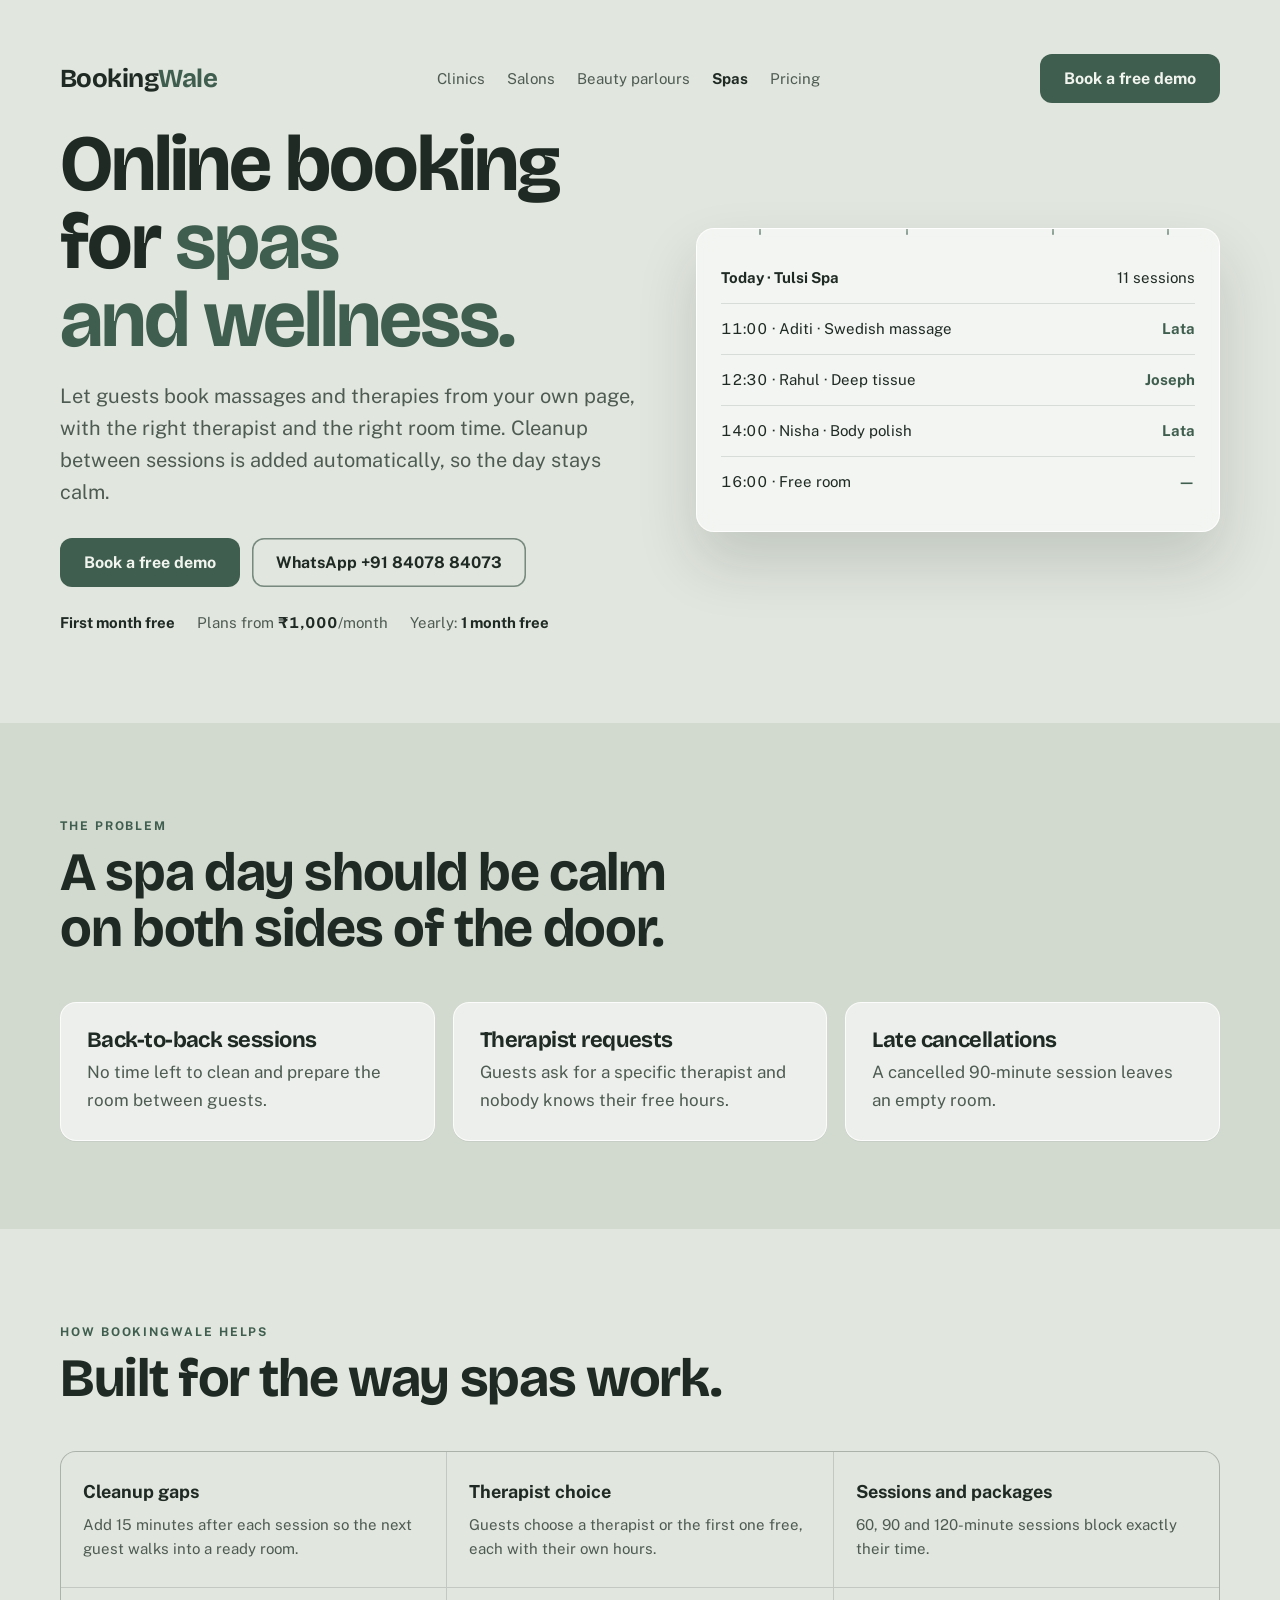
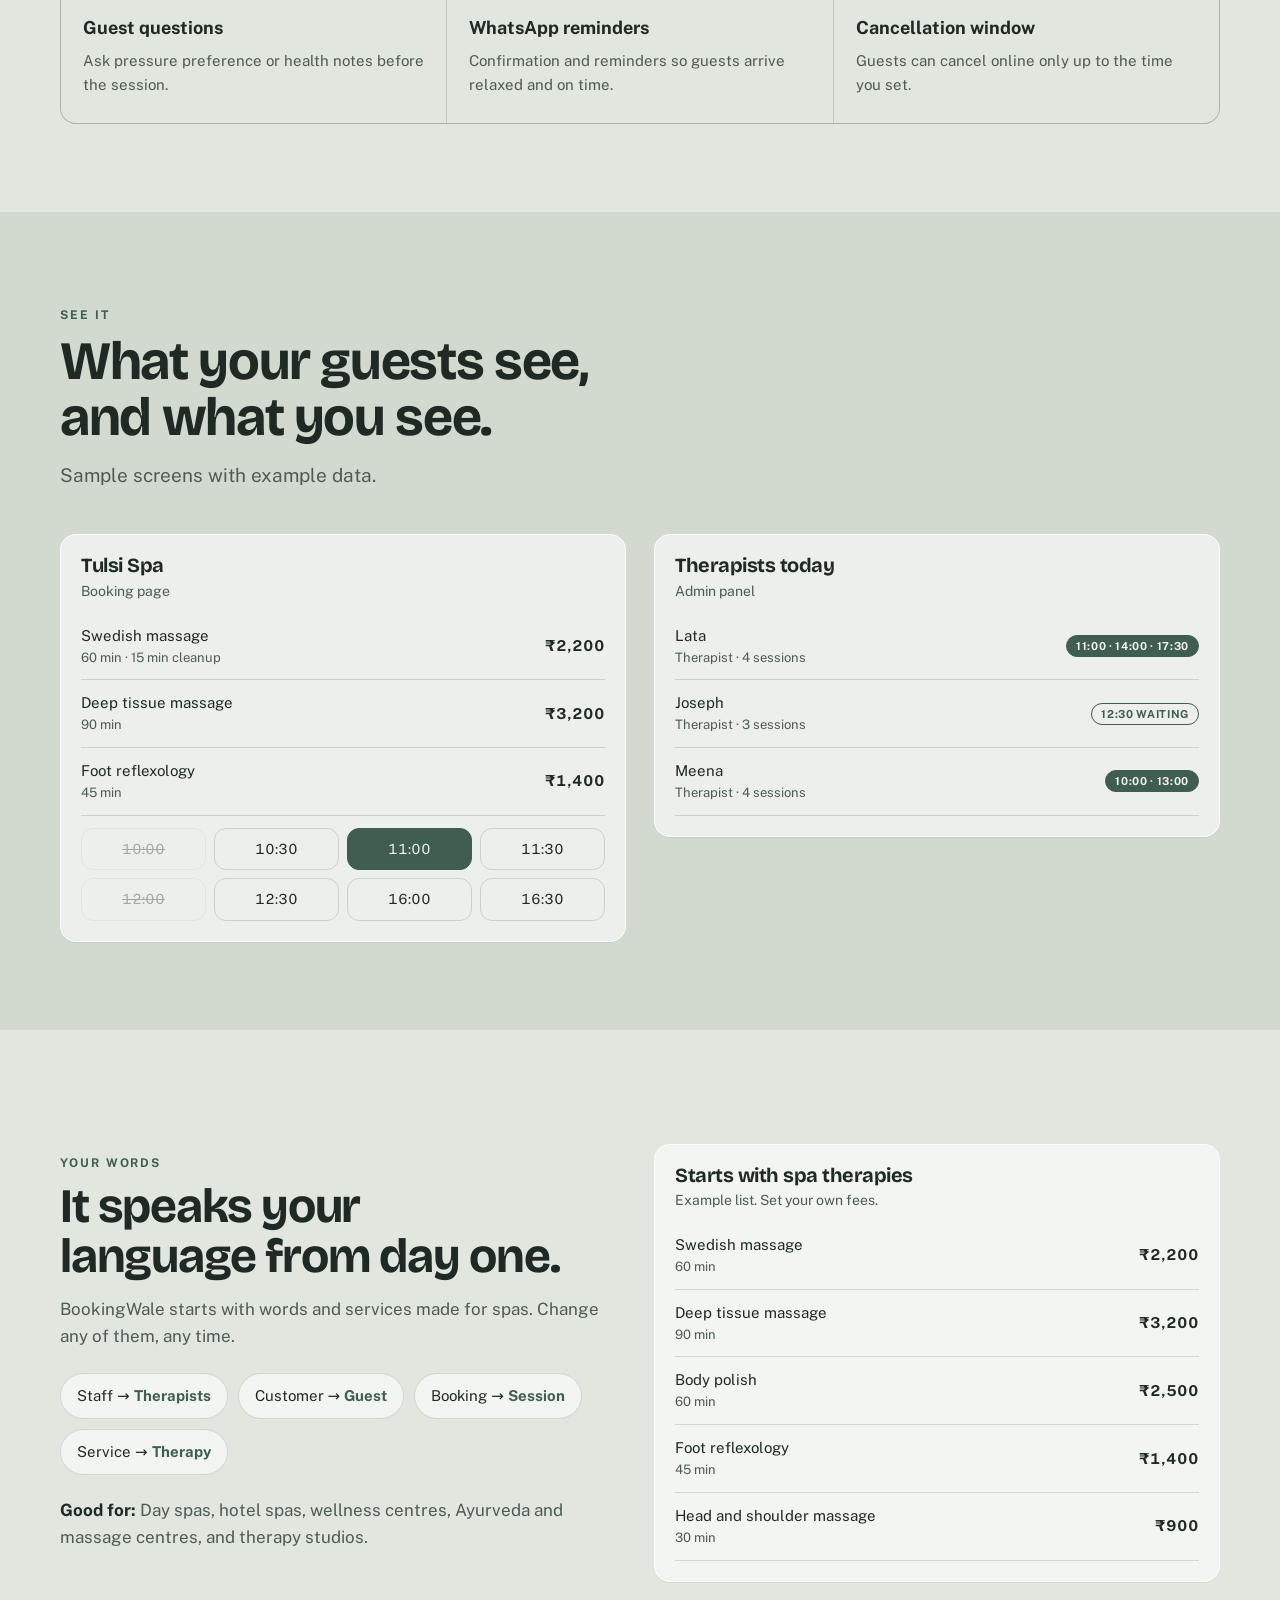
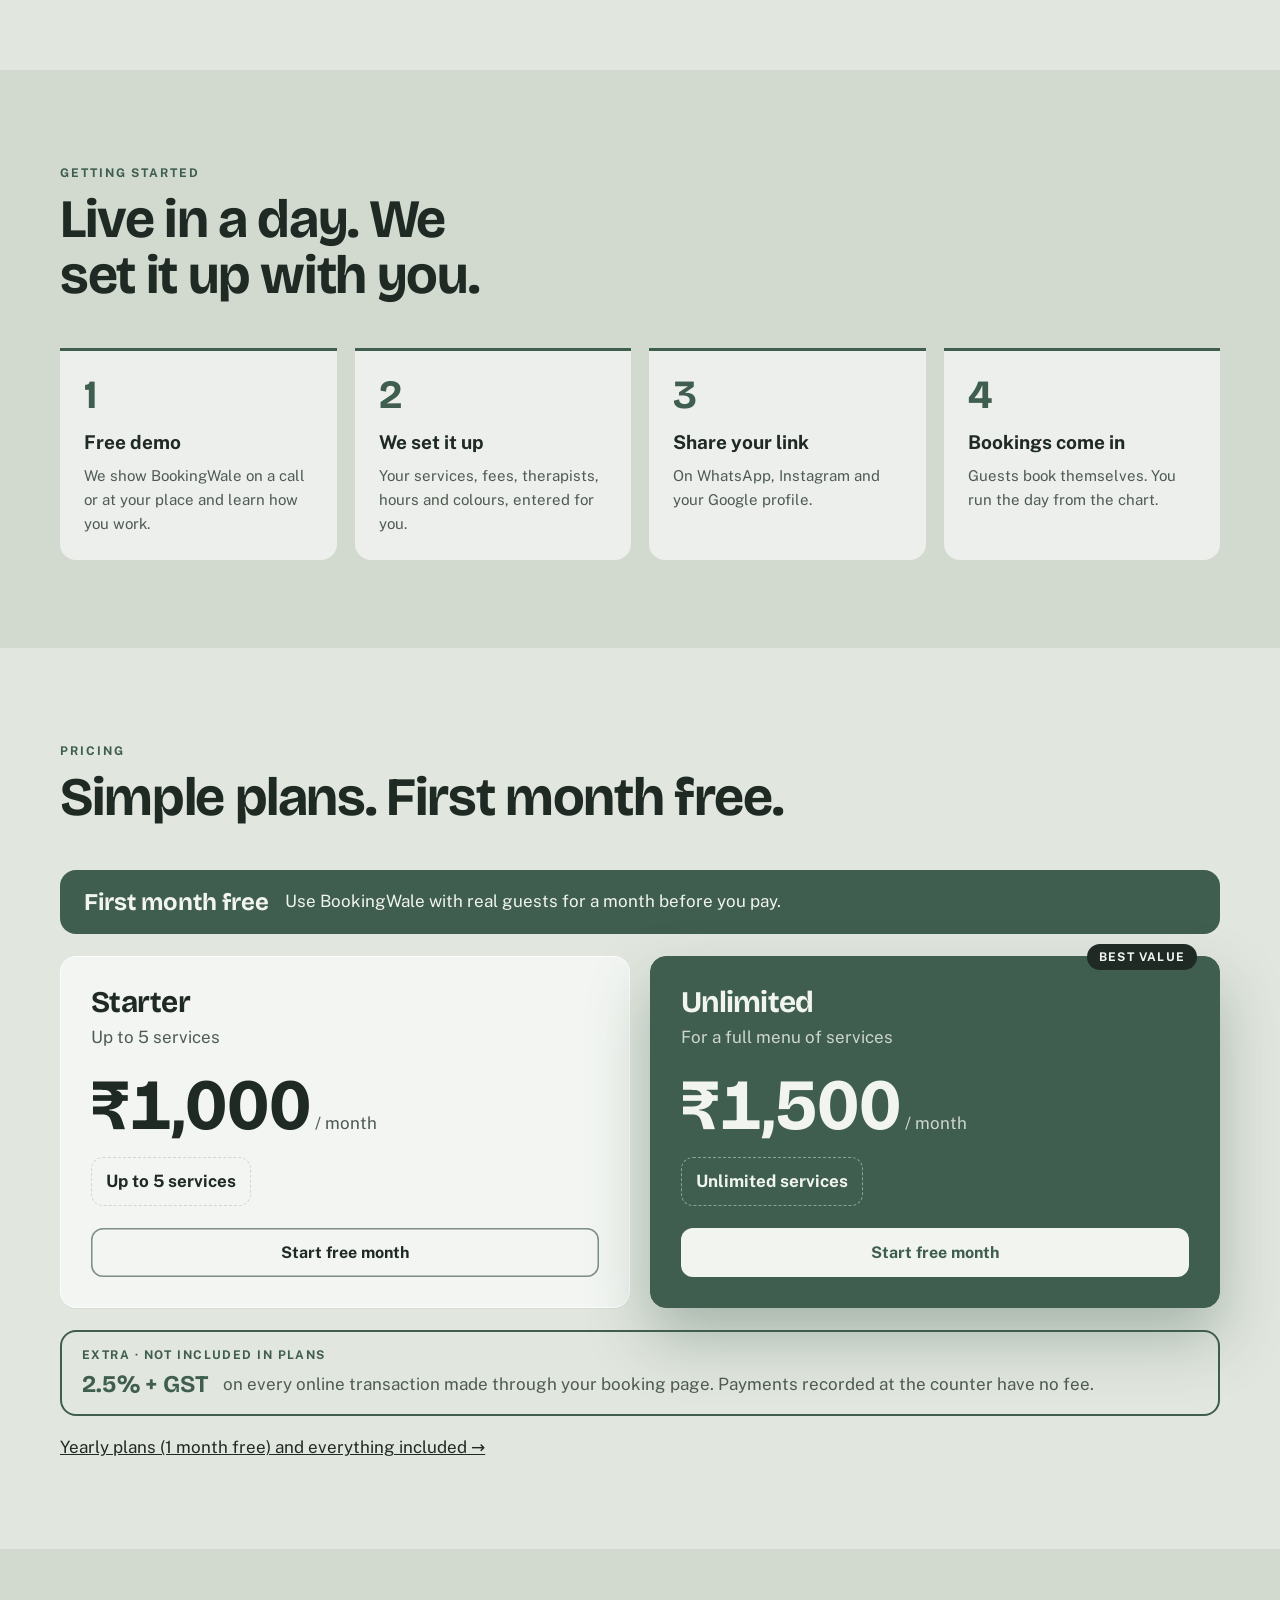
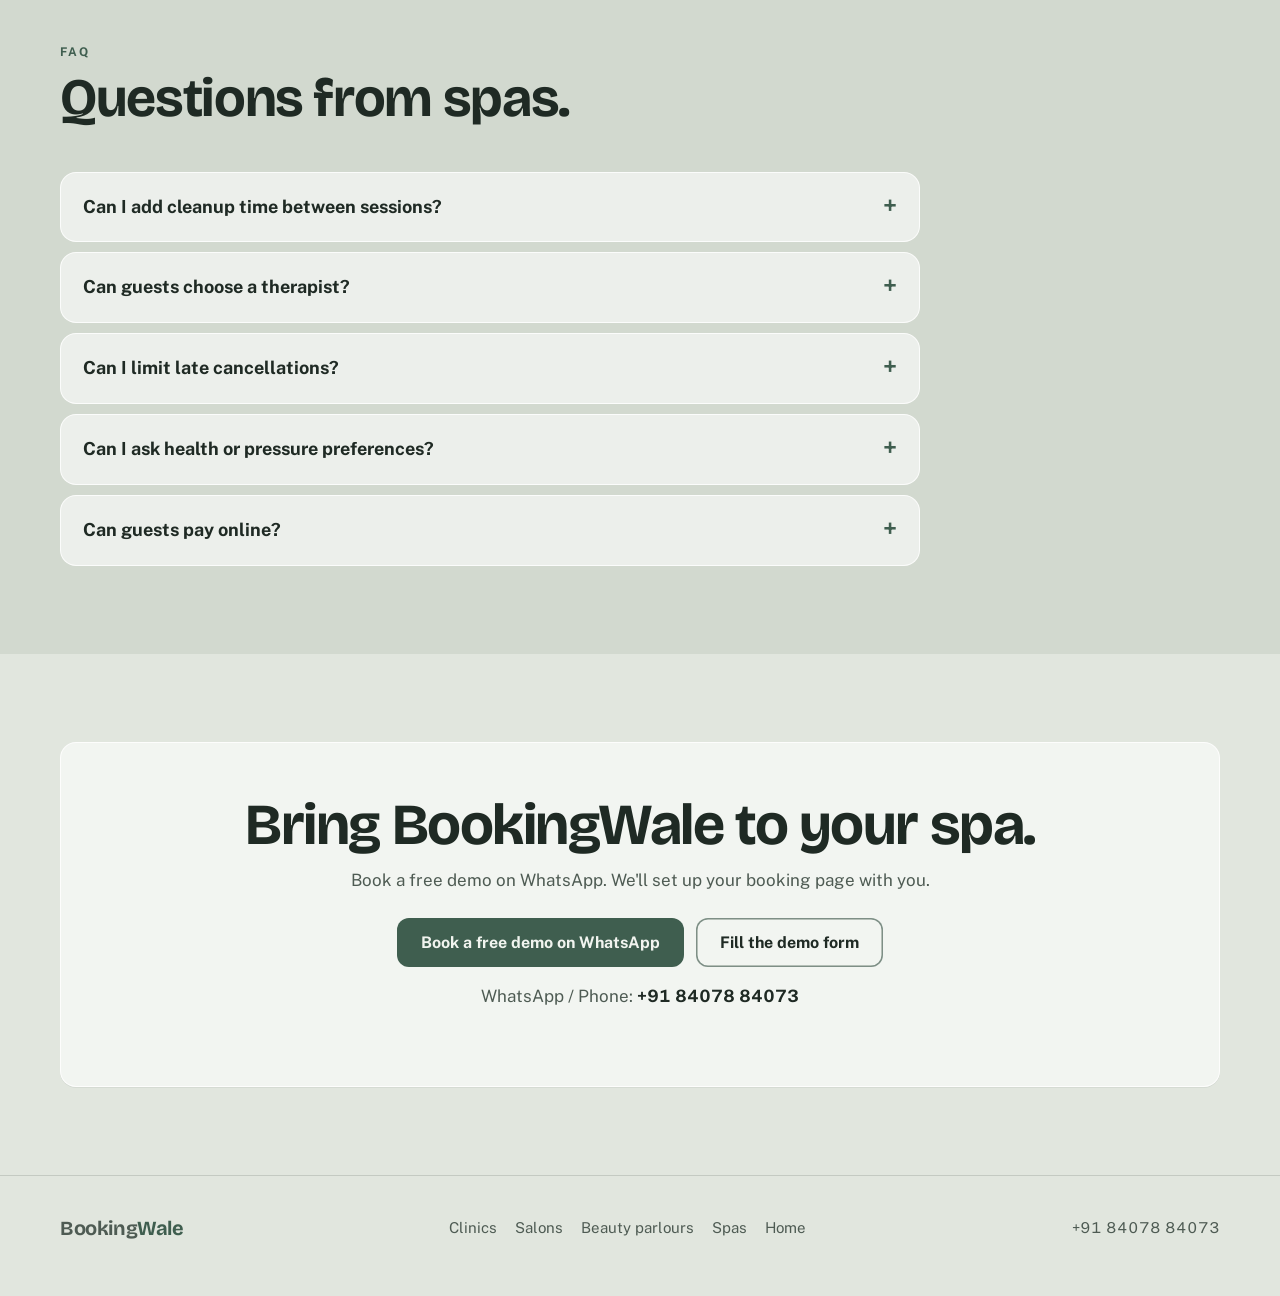
<file: spa.html>
<!doctype html>
<html lang="en">
<head>
<meta charset="utf-8">
<meta name="viewport" content="width=device-width, initial-scale=1, viewport-fit=cover">
<title>BookingWale for Spas</title>
<meta name="description" content="Online booking for spas and wellness centres in India: massages, therapies and packages, with therapist-wise schedules, cleanup time between sessions and WhatsApp reminders.">
<link rel="preconnect" href="https://fonts.googleapis.com">
<link rel="preconnect" href="https://fonts.gstatic.com" crossorigin>
<link href="https://fonts.googleapis.com/css2?family=Bricolage+Grotesque:opsz,wght@12..96,500;12..96,700&family=Public+Sans:wght@400;600;700&display=swap" rel="stylesheet">
<link rel="stylesheet" href="site.css">
</head>
<body>
<header class="hero">
  <div class="rain" id="rain"></div>
  <div class="wrap">
    <div class="nav">
      <a class="logo" href="index.html">Booking<b>Wale</b></a>
      <nav class="links" aria-label="Business types"><a href="clinic.html">Clinics</a><a href="salon.html">Salons</a><a href="beauty-parlour.html">Beauty parlours</a><a href="spa.html" aria-current="page">Spas</a><a href="index.html#pricing">Pricing</a></nav>
      <a class="btn" href="#start">Book a free demo</a>
    </div>
    <div class="hero-grid">
      <div class="load">
        <h1>Online booking for <em>spas and wellness.</em></h1>
        <p class="lead">Let guests book massages and therapies from your own page, with the right therapist and the right room time. Cleanup between sessions is added automatically, so the day stays calm.</p>
        <div class="ctas"><a class="btn" href="#start">Book a free demo</a><a class="btn ghost" href="https://wa.me/918407884073?text=Hi%2C%20I%20want%20BookingWale%20for%20my%20spa" target="_blank" rel="noopener">WhatsApp +91 84078 84073</a></div>
        <div class="offer"><span><b>First month free</b></span><span>Plans from <b class="num">₹1,000</b>/month</span><span>Yearly: <b>1 month free</b></span></div>
      </div>
      <div class="pane" aria-hidden="true">
        <span class="drop" style="left:12%"></span><span class="drop" style="left:40%;animation-delay:-.6s"></span><span class="drop" style="left:68%;animation-delay:-1.1s"></span><span class="drop" style="left:90%;animation-delay:-.3s"></span>
        <div class="r"><b style="color:var(--fg)">Today · Tulsi Spa</b><span>11 sessions</span></div>
        <div class="r"><span class="num">11:00 · Aditi · Swedish massage</span><b>Lata</b></div>
        <div class="r"><span class="num">12:30 · Rahul · Deep tissue</span><b>Joseph</b></div>
        <div class="r"><span class="num">14:00 · Nisha · Body polish</span><b>Lata</b></div>
        <div class="r"><span class="num">16:00 · Free room</span><b>—</b></div>
      </div>
    </div>
  </div>
</header>
<main>
  <section class="alt">
    <div class="wrap">
      <div class="head"><span class="kick">The problem</span><h2>A spa day should be calm on both sides of the door.</h2></div>
      <div class="grid3"><div class="card"><h3>Back-to-back sessions</h3><p>No time left to clean and prepare the room between guests.</p></div><div class="card"><h3>Therapist requests</h3><p>Guests ask for a specific therapist and nobody knows their free hours.</p></div><div class="card"><h3>Late cancellations</h3><p>A cancelled 90-minute session leaves an empty room.</p></div></div>
    </div>
  </section>
  <section>
    <div class="wrap">
      <div class="head"><span class="kick">How BookingWale helps</span><h2>Built for the way spas work.</h2></div>
      <div class="feats"><div><b>Cleanup gaps</b><p>Add 15 minutes after each session so the next guest walks into a ready room.</p></div><div><b>Therapist choice</b><p>Guests choose a therapist or the first one free, each with their own hours.</p></div><div><b>Sessions and packages</b><p>60, 90 and 120-minute sessions block exactly their time.</p></div><div><b>Guest questions</b><p>Ask pressure preference or health notes before the session.</p></div><div><b>WhatsApp reminders</b><p>Confirmation and reminders so guests arrive relaxed and on time.</p></div><div><b>Cancellation window</b><p>Guests can cancel online only up to the time you set.</p></div></div>
    </div>
  </section>
  <section class="alt">
    <div class="wrap">
      <div class="head"><span class="kick">See it</span><h2>What your guests see, and what you see.</h2><p>Sample screens with example data.</p></div>
      <div class="two">
        <div class="card mock" aria-label="Sample booking page">
          <h3>Tulsi Spa</h3><p>Booking page</p>
          <div class="mrow"><span>Swedish massage<small>60 min · 15 min cleanup</small></span><b class="num">₹2,200</b></div><div class="mrow"><span>Deep tissue massage<small>90 min</small></span><b class="num">₹3,200</b></div><div class="mrow"><span>Foot reflexology<small>45 min</small></span><b class="num">₹1,400</b></div>
          <div class="slots"><span class="full">10:00</span><span>10:30</span><span class="on">11:00</span><span>11:30</span><span class="full">12:00</span><span>12:30</span><span>16:00</span><span>16:30</span></div>
        </div>
        <div class="card mock" aria-label="Sample owner panel">
          <h3>Therapists today</h3><p>Admin panel</p>
          <div class="mrow"><span>Lata<small>Therapist · 4 sessions</small></span><span class="chip ok">11:00 · 14:00 · 17:30</span></div><div class="mrow"><span>Joseph<small>Therapist · 3 sessions</small></span><span class="chip wait">12:30 waiting</span></div><div class="mrow"><span>Meena<small>Therapist · 4 sessions</small></span><span class="chip ok">10:00 · 13:00</span></div>
        </div>
      </div>
    </div>
  </section>
  <section>
    <div class="wrap two" style="align-items:center">
      <div>
        <span class="kick">Your words</span>
        <h2 style="font-size:clamp(30px,4vw,48px)">It speaks your language from day one.</h2>
        <p style="color:var(--mute);margin:14px 0 22px">BookingWale starts with words and services made for spas. Change any of them, any time.</p>
        <div class="words"><span>Staff → <b>Therapists</b></span><span>Customer → <b>Guest</b></span><span>Booking → <b>Session</b></span><span>Service → <b>Therapy</b></span></div>
        <p style="color:var(--mute);margin-top:22px"><b style="color:var(--fg)">Good for:</b> Day spas, hotel spas, wellness centres, Ayurveda and massage centres, and therapy studios.</p>
      </div>
      <div class="card mock menu">
        <h3>Starts with spa therapies</h3><p>Example list. Set your own fees.</p>
        <div class="mrow"><span>Swedish massage<small>60 min</small></span><b>₹2,200</b></div><div class="mrow"><span>Deep tissue massage<small>90 min</small></span><b>₹3,200</b></div><div class="mrow"><span>Body polish<small>60 min</small></span><b>₹2,500</b></div><div class="mrow"><span>Foot reflexology<small>45 min</small></span><b>₹1,400</b></div><div class="mrow"><span>Head and shoulder massage<small>30 min</small></span><b>₹900</b></div>
      </div>
    </div>
  </section>
  <section class="alt">
    <div class="wrap">
      <div class="head"><span class="kick">Getting started</span><h2>Live in a day. We set it up with you.</h2></div>
      <div class="steps">
        <div><em>1</em><b>Free demo</b><p>We show BookingWale on a call or at your place and learn how you work.</p></div>
        <div><em>2</em><b>We set it up</b><p>Your services, fees, therapists, hours and colours, entered for you.</p></div>
        <div><em>3</em><b>Share your link</b><p>On WhatsApp, Instagram and your Google profile.</p></div>
        <div><em>4</em><b>Bookings come in</b><p>Guests book themselves. You run the day from the chart.</p></div>
      </div>
    </div>
  </section>
  <section id="pricing">
    <div class="wrap">
      <div class="head"><span class="kick">Pricing</span><h2>Simple plans. First month free.</h2></div>
      <div class="free-strip"><b>First month free</b><span>Use BookingWale with real guests for a month before you pay.</span></div>
      <div class="plans">
        <div class="card plan"><h3>Starter</h3><p class="for">Up to 5 services</p><div><span class="amt">₹1,000</span> <span class="per">/ month</span></div><p class="limit">Up to 5 services</p><a class="btn ghost" href="#start" style="width:100%">Start free month</a></div>
        <div class="card plan best"><span class="badge">Best value</span><h3>Unlimited</h3><p class="for">For a full menu of services</p><div><span class="amt">₹1,500</span> <span class="per">/ month</span></div><p class="limit">Unlimited services</p><a class="btn" href="#start" style="width:100%">Start free month</a></div>
      </div>
      <div class="fee-band"><span class="extra">Extra · not included in plans</span><b>2.5% + GST</b><span>on every online transaction made through your booking page. Payments recorded at the counter have no fee.</span></div>
      <p class="more"><a href="index.html#pricing">Yearly plans (1 month free) and everything included →</a></p>
    </div>
  </section>
  <section class="alt">
    <div class="wrap">
      <div class="head"><span class="kick">FAQ</span><h2>Questions from spas.</h2></div>
      <div class="faq"><details><summary>Can I add cleanup time between sessions?</summary><p>Yes. Each therapy can have a gap after it, so the therapist and room are free and ready for the next guest.</p></details><details><summary>Can guests choose a therapist?</summary><p>Yes, or take the earliest free time with any therapist who offers that therapy.</p></details><details><summary>Can I limit late cancellations?</summary><p>Yes. Set how long before the session a guest can still cancel online.</p></details><details><summary>Can I ask health or pressure preferences?</summary><p>Yes. Add your own questions to the booking form and make them required if needed.</p></details><details><summary>Can guests pay online?</summary><p>Yes, for therapies you choose. Every online transaction is charged 2.5% + GST extra, outside your plan. Payments at the desk have no fee.</p></details></div>
    </div>
  </section>
  <section id="start">
    <div class="wrap"><div class="card finalband">
      <h2>Bring BookingWale to your spa.</h2>
      <p>Book a free demo on WhatsApp. We'll set up your booking page with you.</p>
      <div class="ctas"><a class="btn" href="https://wa.me/918407884073?text=Hi%20BookingWale%2C%20I%20want%20a%20free%20demo%20for%20my%20spa." target="_blank" rel="noopener">Book a free demo on WhatsApp</a><a class="btn ghost" href="index.html#demo-form">Fill the demo form</a></div>
      <p class="phone-line">WhatsApp / Phone: <b>+91 84078 84073</b></p>
    </div></div>
  </section>
</main>
<footer><div class="wrap"><a class="logo" href="index.html" style="font-size:20px">Booking<b>Wale</b></a><nav aria-label="All business types"><a href="clinic.html">Clinics</a><a href="salon.html">Salons</a><a href="beauty-parlour.html">Beauty parlours</a><a href="spa.html">Spas</a><a href="index.html">Home</a></nav><span class="num">+91 84078 84073</span></div></footer>
<script>
  (() => { const r = document.getElementById('rain'); for (let i = 0; i < 26; i++) { const d = document.createElement('i'); d.style.left = Math.random() * 100 + '%'; d.style.animationDelay = -Math.random() * 1.4 + 's'; d.style.animationDuration = 1 + Math.random() * .8 + 's'; r.appendChild(d); } })();
</script>
</body>
</html>
</file>
<file: site.css>
/* BookingWale industry pages: Monsoon Glass in olive. Single light world, every colour explicit. */
:root {
  --bg: #e1e6de; --bg2: #d2d9cf; --card: rgba(255,255,255,.58); --fg: #1f2a24; --mute: #4e5b53; --line: rgba(31,42,36,.15);
  --ac: #3f5e4f; --acfg: #f1f4ef; --ac2: #3f5e4f;
  --display: 'Bricolage Grotesque', system-ui, sans-serif; --body: 'Public Sans', system-ui, sans-serif;
  --r: 16px; --rb: 12px; color-scheme: light;
}
* { box-sizing: border-box; }
html { scroll-behavior: smooth; }
body { margin: 0; background: var(--bg); color: var(--fg); font: 400 17px/1.6 var(--body); -webkit-font-smoothing: antialiased; }
body::before { content: ""; position: fixed; inset: 0 0 auto; height: env(safe-area-inset-top, 0px); z-index: 60; background: var(--bg); }
h1, h2, h3 { font-family: var(--display); font-weight: 700; letter-spacing: -.025em; line-height: 1.04; margin: 0; text-wrap: balance; }
p { margin: 0; }
a { color: inherit; }
::selection { background: var(--ac); color: var(--acfg); }
:focus-visible { outline: 2px solid var(--ac); outline-offset: 3px; }
.num { font-variant-numeric: tabular-nums; }
.wrap { max-width: 1200px; margin: 0 auto; padding-left: max(20px, env(safe-area-inset-left, 0px)); padding-right: max(20px, env(safe-area-inset-right, 0px)); }
section { padding-block: 88px; position: relative; scroll-margin-top: 12px; }
section.alt { background: var(--bg2); }
.head { max-width: 760px; margin-bottom: 44px; }
.head h2 { font-size: clamp(32px, 4.4vw, 54px); }
.head p { color: var(--mute); margin-top: 14px; font-size: 19px; max-width: 60ch; }
.kick { display: inline-block; font: 700 12px var(--body); letter-spacing: .16em; text-transform: uppercase; color: var(--ac); margin-bottom: 12px; }
.btn { appearance: none; display: inline-flex; align-items: center; justify-content: center; gap: 10px; padding: 15px 24px; border-radius: var(--rb); border: 0; background: var(--ac); color: var(--acfg); font: 700 16px var(--body); text-decoration: none; cursor: pointer; white-space: nowrap; transition: transform .2s cubic-bezier(.2,.8,.2,1), filter .2s; }
.btn:hover { transform: translateY(-2px); filter: brightness(1.08); }
.btn.ghost { background: transparent; color: var(--fg); box-shadow: inset 0 0 0 1.5px var(--line), inset 0 0 0 1.5px rgba(63,94,79,.55); }
.card { background: var(--card); border: 1px solid rgba(255,255,255,.8); border-radius: var(--r); box-shadow: 0 1px 0 rgba(31,42,36,.06); }

/* nav */
.nav { display: flex; align-items: center; justify-content: space-between; gap: 16px; padding-block: 22px; }
.logo { font: 700 26px/1 var(--display); letter-spacing: -.02em; text-decoration: none; }
.logo b { color: var(--ac); }
.links { display: flex; gap: 22px; font-size: 15px; }
.links a { text-decoration: none; color: var(--mute); }
.links a:hover, .links a[aria-current=page] { color: var(--fg); }
.links a[aria-current=page] { font-weight: 700; }

/* rain over the hero */
.rain { position: absolute; inset: 0; pointer-events: none; overflow: hidden; }
.rain i { position: absolute; top: -40px; width: 1px; height: 40px; background: linear-gradient(transparent, rgba(63,94,79,.32)); animation: fall 1.4s linear infinite; }
@keyframes fall { to { transform: translateY(1100px); } }

/* hero */
.hero { padding-block: 32px 88px; overflow: hidden; position: relative; }
.hero-grid { display: grid; grid-template-columns: minmax(0, 1.05fr) minmax(0, .95fr); gap: 56px; align-items: center; position: relative; z-index: 1; }
.hero h1 { font-size: clamp(42px, 6.2vw, 86px); line-height: .98; }
.hero h1 em { font-style: normal; color: var(--ac); }
.hero .lead { font-size: 20px; color: var(--mute); max-width: 50ch; margin: 22px 0 30px; }
.ctas { display: flex; flex-wrap: wrap; gap: 12px; }
.offer { margin-top: 24px; display: flex; flex-wrap: wrap; gap: 10px 22px; color: var(--mute); font-size: 15px; }
.offer b { color: var(--fg); }
.load > * { animation: up .9s cubic-bezier(.16,1,.3,1) both; }
.load > *:nth-child(2) { animation-delay: .08s; } .load > *:nth-child(3) { animation-delay: .16s; } .load > *:nth-child(4) { animation-delay: .24s; }
@keyframes up { from { transform: translateY(18px); opacity: .01; } }
.pane { position: relative; border-radius: 18px; padding: 24px; background: rgba(255,255,255,.58); backdrop-filter: blur(10px); -webkit-backdrop-filter: blur(10px); border: 1px solid rgba(255,255,255,.85); box-shadow: 0 30px 60px rgba(31,42,36,.16); overflow: hidden; }
.pane .r { display: flex; justify-content: space-between; gap: 12px; padding: 13px 0; border-bottom: 1px solid rgba(31,42,36,.12); font-size: 15px; }
.pane .r:last-child { border-bottom: 0; }
.pane .r b { color: var(--ac); white-space: nowrap; }
.pane .r small { display: block; color: var(--mute); font-size: 13px; }
.pane .drop { position: absolute; top: -20px; width: 2px; height: 26px; border-radius: 2px; background: linear-gradient(transparent, rgba(63,94,79,.6)); animation: drop 1.6s linear infinite; }
@keyframes drop { to { transform: translateY(520px); } }

/* problems / features */
.grid3 { display: grid; grid-template-columns: repeat(3, minmax(0, 1fr)); gap: 18px; }
.grid3 > div { padding: 26px; }
.grid3 h3 { font-size: 22px; margin-bottom: 8px; }
.grid3 p { color: var(--mute); }
.x { font: 700 12px var(--body); color: var(--ac); letter-spacing: .1em; text-transform: uppercase; margin-bottom: 10px; display: block; }
.feats { display: grid; grid-template-columns: repeat(3, minmax(0, 1fr)); gap: 1px; background: var(--line); border: 1px solid var(--line); border-radius: var(--r); overflow: hidden; }
.feats > div { background: var(--bg); padding: 26px 22px; }
section.alt .feats > div { background: var(--bg2); }
.feats b { display: block; font-size: 18px; margin-bottom: 6px; }
.feats p { color: var(--mute); font-size: 15px; }

/* product mocks */
.two { display: grid; grid-template-columns: minmax(0, 1fr) minmax(0, 1fr); gap: 28px; align-items: start; }
.mock { padding: 20px; }
.mock h3 { font-size: 20px; margin-bottom: 4px; }
.mock > p { color: var(--mute); font-size: 14px; margin-bottom: 10px; }
.mrow { display: flex; justify-content: space-between; align-items: center; gap: 12px; padding: 11px 0; border-bottom: 1px solid var(--line); font-size: 15px; }
.mrow small { color: var(--mute); display: block; font-size: 13px; }
.mrow b { white-space: nowrap; }
.chip { font: 700 11px var(--body); letter-spacing: .06em; text-transform: uppercase; padding: 4px 9px; border-radius: 999px; border: 1px solid var(--line); white-space: nowrap; }
.chip.ok { background: var(--ac); color: var(--acfg); border-color: var(--ac); }
.chip.wait { color: var(--ac); border-color: var(--ac); }
.slots { display: grid; grid-template-columns: repeat(4, 1fr); gap: 8px; margin-top: 12px; }
.slots span { text-align: center; padding: 9px 0; border: 1px solid var(--line); border-radius: var(--rb); font-size: 14px; font-variant-numeric: tabular-nums; }
.slots span.on { background: var(--ac); color: var(--acfg); border-color: var(--ac); }
.slots span.full { opacity: .35; text-decoration: line-through; }

/* words */
.words { display: flex; flex-wrap: wrap; gap: 10px; }
.words span { padding: 10px 16px; border-radius: 999px; border: 1px solid var(--line); background: var(--card); font-size: 15px; }
.words span b { color: var(--ac); }
.menu { margin-top: 26px; }
.menu .mrow b { font-variant-numeric: tabular-nums; }

/* steps */
.steps { display: grid; grid-template-columns: repeat(4, minmax(0, 1fr)); gap: 18px; }
.steps > div { padding: 24px; border-top: 3px solid var(--ac); background: var(--card); border-radius: 0 0 var(--r) var(--r); }
.steps em { font: 700 40px/1 var(--display); font-style: normal; color: var(--ac); display: block; margin-bottom: 12px; }
.steps b { font-size: 19px; display: block; margin-bottom: 6px; }
.steps p { color: var(--mute); font-size: 15px; }

/* pricing */
.free-strip { display: flex; gap: 16px; align-items: center; flex-wrap: wrap; padding: 18px 24px; margin-bottom: 22px; border-radius: var(--r); background: var(--ac); color: var(--acfg); }
.free-strip b { font: 700 24px var(--display); }
.plans { display: grid; grid-template-columns: repeat(2, minmax(0, 1fr)); gap: 20px; }
.plan { padding: 30px; display: flex; flex-direction: column; position: relative; }
.plan h3 { font-size: 30px; }
.plan .for { color: var(--mute); margin: 6px 0 18px; }
.plan .amt { font: 700 clamp(48px, 6vw, 72px)/1 var(--display); font-variant-numeric: tabular-nums; }
.plan .per { color: var(--mute); }
.plan .limit { margin: 16px 0 22px; padding: 10px 14px; border-radius: var(--rb); border: 1px dashed var(--line); align-self: flex-start; font-weight: 700; }
.plan .btn { margin-top: auto; }
.plan.best { background: var(--ac); color: var(--acfg); border-color: var(--ac); box-shadow: 0 30px 60px rgba(63,94,79,.35); }
.plan.best .for, .plan.best .per { color: rgba(241,244,239,.8); }
.plan.best .limit { border-color: rgba(241,244,239,.45); }
.plan.best .btn { background: var(--acfg); color: var(--ac); }
.badge { position: absolute; top: -13px; right: 22px; background: var(--fg); color: var(--acfg); font: 700 12px var(--body); letter-spacing: .1em; text-transform: uppercase; padding: 6px 12px; border-radius: 999px; }
.fee-band { margin-top: 22px; padding: 16px 20px; border-radius: var(--r); border: 2px solid var(--ac); display: flex; gap: 8px 14px; align-items: center; flex-wrap: wrap; }
.fee-band .extra { flex-basis: 100%; font: 700 12px var(--body); letter-spacing: .12em; text-transform: uppercase; color: var(--ac); }
.fee-band b { font: 700 24px var(--display); color: var(--ac); white-space: nowrap; }
.fee-band span:last-child { color: var(--mute); flex: 1 1 280px; }
.more { margin-top: 18px; }

/* faq */
.faq { display: grid; gap: 10px; max-width: 860px; }
.faq details { border: 1px solid rgba(255,255,255,.8); border-radius: var(--r); padding: 0 22px; background: var(--card); }
.faq summary { cursor: pointer; padding: 20px 0; font-weight: 700; font-size: 18px; list-style: none; display: flex; justify-content: space-between; gap: 16px; }
.faq summary::-webkit-details-marker { display: none; }
.faq summary::after { content: '+'; color: var(--ac); font-size: 24px; line-height: 1; }
.faq details[open] summary::after { content: '–'; }
.faq details p { color: var(--mute); padding-bottom: 20px; max-width: 70ch; }

/* final cta + footer */
.finalband { padding: 52px; text-align: center; }
.finalband h2 { font-size: clamp(32px, 4.8vw, 58px); margin-bottom: 12px; }
.finalband p { color: var(--mute); margin-bottom: 24px; }
.finalband .ctas { justify-content: center; }
.phone-line { margin-top: 16px; color: var(--mute); }
.phone-line b { color: var(--fg); font-variant-numeric: tabular-nums; }
footer { padding-block: 40px 56px; border-top: 1px solid var(--line); color: var(--mute); font-size: 15px; }
footer .wrap { display: flex; justify-content: space-between; gap: 18px; flex-wrap: wrap; align-items: center; }
footer nav { display: flex; gap: 18px; flex-wrap: wrap; }
footer a { text-decoration: none; }
footer a:hover { color: var(--fg); }

@media (max-width: 1000px) { .feats { grid-template-columns: repeat(2, minmax(0, 1fr)); } .steps { grid-template-columns: repeat(2, minmax(0, 1fr)); } }
@media (max-width: 860px) {
  section { padding-block: 60px; }
  .links { display: none; }
  .hero-grid, .two, .plans { grid-template-columns: minmax(0, 1fr); }
  .grid3 { grid-template-columns: minmax(0, 1fr); }
  .hero .lead { font-size: 18px; }
}
@media (max-width: 560px) {
  .feats, .steps { grid-template-columns: minmax(0, 1fr); }
  .nav .btn { padding: 10px 14px; font-size: 14px; }
  .logo { font-size: 22px; }
  .finalband { padding: 36px 20px; }
  .plan { padding: 24px; }
}
@media (prefers-reduced-motion: reduce) { *, *::before, *::after { animation: none !important; transition: none !important; } }
</file>
